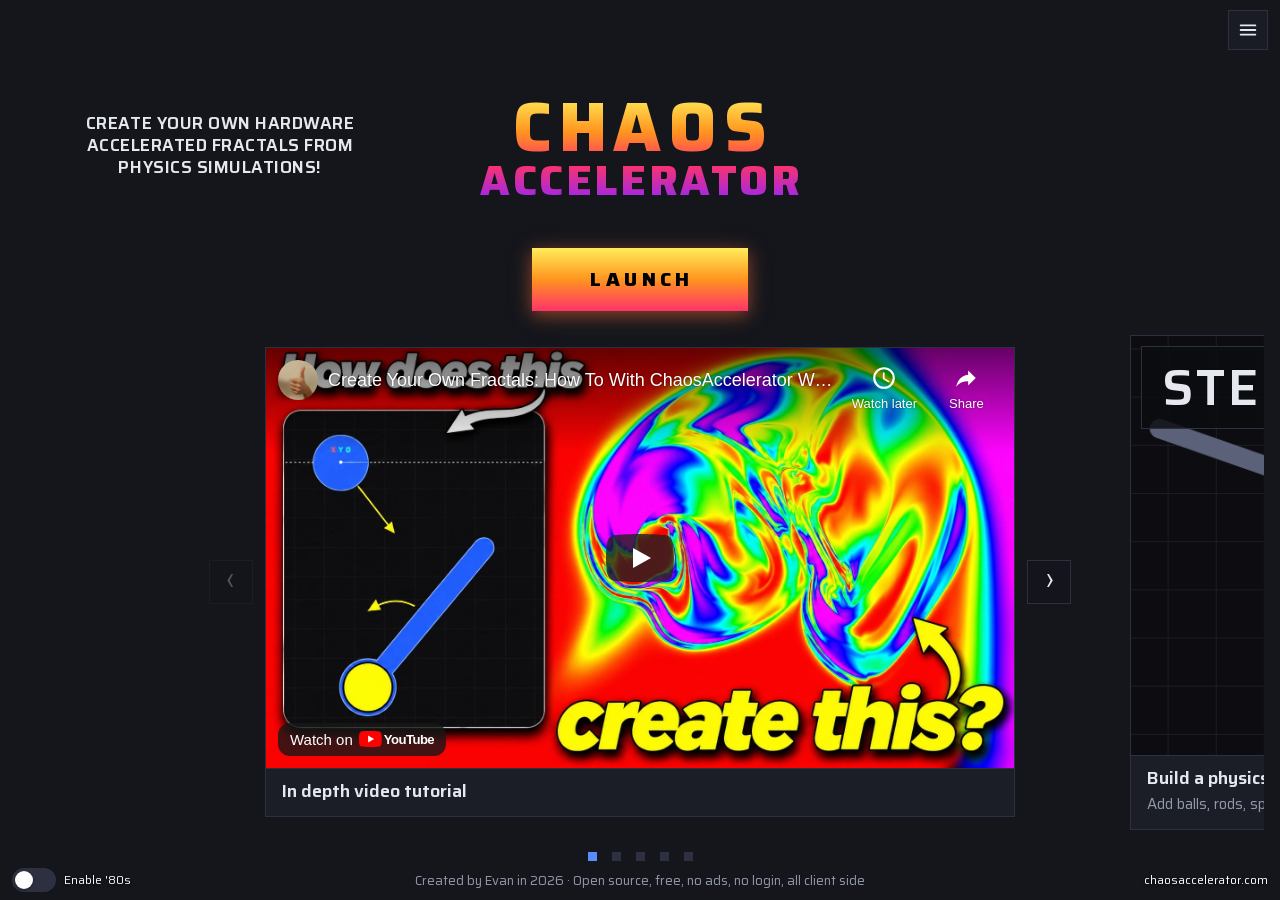
<file: index.html>
<!DOCTYPE html>
<html lang="en">
<head>
<meta charset="UTF-8">
<!-- CPAL-1.0 License. See chaosaccelerator.com/license.html -->
<!-- The landing page in the eighties theme: the tour rides over the WebGL grid and sun of eighties-ride.js. -->
<meta name="viewport" content="width=device-width, initial-scale=1.0, viewport-fit=cover">
<meta name="theme-color" content="#000000">
<title>Chaos Accelerator</title>
<meta name="description" content="Create your own hardware accelerated fractals from physics simulations.">
<script>
  // Old shared links carry the scene in their fragment (share-url.js): hand them to the
  // app with replace(), so Back does not land on a page that forwards again.
  if (/^#(bldr|map)\//.test(location.hash)) {
    try { sessionStorage.setItem("backLinkForwarded", "1"); } catch (e) {}
    location.replace("chaos.html" + location.hash);
  }
  // Before first paint, so a page with the '80s switched off never flashes them.
  try { if (localStorage.getItem("eightiesOff") !== "0") document.documentElement.classList.add("eighties-off"); } catch (e) {}
</script>
<link rel="stylesheet" href="scripts/landing.css?v=m249">
<link rel="stylesheet" href="scripts/eighties.css?v=m249">
<link rel="preload" href="assets/fonts/saira-latin.woff2?v=m249" as="font" type="font/woff2" crossorigin>
</head>
<body class="landing eighties">
<canvas class="ride" id="ride" aria-hidden="true"></canvas>
<main class="screen">

  <script src="scripts/corner-menu.js?v=m249"></script>

  <header class="sky">
    <div class="sun" id="sun">
      <div class="sun-disc"></div>
      <h1 class="sun-title"><a href="chaos.html"><span>Chaos</span> <span>Accelerator</span></a></h1>
    </div>
    <div class="billboard-slot">
      <div class="billboard">
        <div class="billboard-lamps" aria-hidden="true"><i></i><i></i><i></i></div>
        <p class="billboard-board"><a href="chaos.html">Create your own hardware<br>accelerated fractals from<br>physics simulations!</a></p>
        <div class="billboard-posts" aria-hidden="true"></div>
      </div>
    </div>
  </header>

  <div class="launch">
    <a class="fractalize-btn large" href="chaos.html">Launch</a>
  </div>

  <p class="tagline-float"><a href="chaos.html">Create your own hardware<br>accelerated fractals from<br>physics simulations!</a></p>

  <section class="tour" id="tour" aria-roledescription="carousel" aria-label="Tour">
    <div class="tour-track" id="tour-track" tabindex="0">

      <article class="tour-slide is-current" aria-label="Video tutorial">
        <div class="tour-media video">
          <!-- Placeholder until the tutorial is uploaded: swap for a YouTube iframe. -->
          <button class="yt-fake" id="tutorial-video" type="button" aria-label="Play: Create Your Own Fractals: How To With ChaosAccelerator Web Tool">
            <img class="yt-fake-thumb" src="assets/tutorial-thumb.jpg?v=m249" width="1672" height="941" loading="lazy" decoding="async" alt="">
            <span class="yt-fake-top">
              <img class="yt-fake-avatar" src="assets/channel-avatar.jpg?v=m249" width="88" height="88" alt="">
              <span class="yt-fake-title">Create Your Own Fractals: How To With ChaosAccelerator Web Tool</span>
              <span class="yt-fake-action">
                <svg viewBox="0 0 24 24"><path d="M12 2a10 10 0 1 0 0 20 10 10 0 0 0 0-20zm0 18a8 8 0 1 1 0-16 8 8 0 0 1 0 16zm.5-13H11v6l5.25 3.15.75-1.23-4.5-2.67V7z"/></svg>
                <span>Watch later</span>
              </span>
              <span class="yt-fake-action">
                <svg viewBox="0 0 24 24"><path d="M14 9V5l7 7-7 7v-4.1c-5 0-8.5 1.6-11 5.1 1-5 4-10 11-11z"/></svg>
                <span>Share</span>
              </span>
            </span>
            <svg class="yt-fake-play" viewBox="0 0 68 48"><path d="M66.52 7.74c-.78-2.93-2.49-5.41-5.42-6.19C55.79.13 34 0 34 0S12.21.13 6.9 1.55C3.97 2.33 2.27 4.81 1.48 7.74.06 13.05 0 24 0 24s.06 10.95 1.48 16.26c.78 2.93 2.49 5.41 5.42 6.19C12.21 47.87 34 48 34 48s21.79-.13 27.1-1.55c2.93-.78 4.64-3.26 5.42-6.19C67.94 34.95 68 24 68 24s-.06-10.95-1.48-16.26z" fill="#f00"/><path d="M45 24 27 14v20z" fill="#fff"/></svg>
            <span class="yt-fake-watch">
              Watch on
              <svg viewBox="0 0 94 20"><path d="M27.97 3.12A3.58 3.58 0 0 0 25.45.6C23.22 0 14.28 0 14.28 0S5.33 0 3.1.6A3.58 3.58 0 0 0 .6 3.12C0 5.35 0 10 0 10s0 4.65.6 6.88a3.58 3.58 0 0 0 2.5 2.52c2.23.6 11.18.6 11.18.6s8.94 0 11.17-.6a3.58 3.58 0 0 0 2.52-2.52c.6-2.23.6-6.88.6-6.88s0-4.65-.6-6.88z" fill="#f00"/><path d="M11.43 14.29 18.85 10l-7.42-4.29z" fill="#fff"/><text x="31" y="16.2" fill="#fff" font-family="Roboto, Arial, sans-serif" font-size="16.5" font-weight="700" letter-spacing="-0.7">YouTube</text></svg>
            </span>
          </button>
        </div>
        <div class="tour-caption">
          <h2>In depth video tutorial</h2>
        </div>
      </article>

      <article class="tour-slide" aria-label="Step 1">
        <a class="tour-link" href="chaos.html">
        <div class="tour-media">
          <img src="assets/builder.png?v=m249" width="1556" height="874" loading="lazy" decoding="async" alt="The scene builder">
          <span class="tour-step">Step 1:</span>
        </div>
        <div class="tour-caption">
          <h2>Build a physics simulation scene</h2>
          <p>Add balls, rods, springs, hinges, and much more to create a scene.</p>
        </div>
        </a>
      </article>

      <article class="tour-slide" aria-label="Step 2">
        <a class="tour-link" href="chaos.html">
        <div class="tour-media">
          <img src="assets/map.jpg?v=m249" width="1556" height="874" loading="lazy" decoding="async" alt="The map made from the scene. Each pixel is one run of the scene from a slightly different start.">
          <span class="tour-step">Step 2:</span>
        </div>
        <div class="tour-caption">
          <h2>Explore the resulting fractal your scene creates!</h2>
        </div>
        </a>
      </article>

      <article class="tour-slide" aria-label="Gallery">
        <!-- Filled from gallery/gallery.json by the script at the foot of the page. -->
        <div class="tour-media gallery-strip" id="gallery-strip"></div>
        <div class="tour-caption">
          <h2>Gallery</h2>
          <p><a href="gallery/gallery.html">Browse the gallery, or submit your own pattern &rarr;</a></p>
        </div>
      </article>

      <article class="tour-slide" aria-label="Other projects by me">
        <div class="tour-media video">
          <iframe src="https://www.youtube-nocookie.com/embed/_dtBUiaAqRE" title="Mechanical Laser Show" loading="lazy" allow="accelerometer; clipboard-write; encrypted-media; gyroscope; picture-in-picture; web-share" referrerpolicy="strict-origin-when-cross-origin" allowfullscreen></iframe>
        </div>
        <div class="tour-caption">
          <h2><a href="other.html">Other Projects By Me &rarr;</a></h2>
        </div>
      </article>

    </div>
    <button class="carousel-arrow prev" id="tour-prev" type="button" aria-label="Previous">&#8249;</button>
    <button class="carousel-arrow next" id="tour-next" type="button" aria-label="Next">&#8250;</button>
  </section>

  <footer class="foot">
    <div class="carousel-dots" id="tour-dots"></div>
    <p class="credits"><span>Created by Evan in 2026</span><span class="credits-sep"> &middot; </span><span><a href="https://github.com/EvanStanford/chaosaccelerator">Open source</a>, free, no ads, no login, all client side</span></p>
  </footer>

</main>
<dialog class="mail-dialog notice-dialog" id="tutorial-notice">
  <form method="dialog">
    <p class="notice-dialog-icon" aria-hidden="true">!</p>
    <h2>Tutorial video not ready yet.</h2>
    <p>This is just a placeholder.</p>
    <button class="mail-copy" type="submit" autofocus>OK</button>
  </form>
</dialog>
<a class="watermark" href="chaos.html">chaosaccelerator.com</a>
<label class="eighties-toggle" id="eighties-toggle">
  <span class="toggle-switch"><input type="checkbox"><span class="toggle-slider"></span></span>
  <span class="eighties-toggle-label">Enable '80s</span>
</label>
<script src="scripts/eighties-ride.js?v=m249"></script>
<script src="scripts/eighties-theme.js?v=m249"></script>
<script>
  // ---- The tour ----
  var tour = (function () {
    var SWERVE_MS = 950;
    var track = document.getElementById("tour-track");
    var dots = document.getElementById("tour-dots");
    var prev = document.getElementById("tour-prev");
    var next = document.getElementById("tour-next");
    var slides = Array.prototype.slice.call(track.querySelectorAll(".tour-slide"));
    var reduced = window.matchMedia && window.matchMedia("(prefers-reduced-motion: reduce)").matches;
    var swerve = null, running = false;

    function current() {
      var mid = track.scrollLeft + track.clientWidth / 2;
      var best = 0, bestDist = Infinity;
      slides.forEach(function (s, i) {
        var d = Math.abs(s.offsetLeft + s.offsetWidth / 2 - mid);
        if (d < bestDist) { bestDist = d; best = i; }
      });
      return best;
    }
    function leftOf(i) {
      var s = slides[i];
      return s.offsetLeft - (track.clientWidth - s.offsetWidth) / 2;
    }
    function stride() { return slides.length > 1 ? slides[1].offsetLeft - slides[0].offsetLeft : 0; }

    // Quintic from x0 moving at v0 px/ms with acceleration a0 to rest at x1: a click during a
    // swerve bends it without a jolt.
    function ease(x0, v0, a0, x1, t0, ms) {
      var V = v0 * ms, A = a0 * ms * ms;
      var D = x1 - x0 - V - A / 2, E = -V - A;
      var c3 = 10 * D - 4 * E - A / 2, c4 = -15 * D + 7 * E + A, c5 = 6 * D - 3 * E - A / 2;
      return function (t) {
        var s = Math.max(0, Math.min(1, (t - t0) / ms));
        return {
          x: x0 + s * (V + s * (A / 2 + s * (c3 + s * (c4 + s * c5)))),
          v: (V + s * (A + s * (3 * c3 + s * (4 * c4 + s * 5 * c5)))) / ms,
          a: (A + s * (6 * c3 + s * (12 * c4 + s * 20 * c5))) / (ms * ms),
          done: s === 1,
        };
      };
    }
    function stop() {
      swerve = null;
      track.classList.remove("swerving");
    }
    function run(now) {
      if (!swerve) { running = false; return; }
      var k = swerve.at(now);
      track.scrollLeft = k.x;
      if (k.done) { stop(); running = false; }
      else requestAnimationFrame(run);
    }
    function goTo(i) {
      i = Math.max(0, Math.min(slides.length - 1, i));
      var x1 = leftOf(i);
      if (reduced) { track.scrollLeft = x1; return; }
      var t0 = performance.now(), x0 = track.scrollLeft, v0 = 0, a0 = 0;
      if (swerve) { var k = swerve.at(t0); x0 = k.x; v0 = k.v; a0 = k.a; }
      var span = Math.max(1, Math.abs(x1 - x0) / (stride() || 1));
      swerve = { to: i, at: ease(x0, v0, a0, x1, t0, SWERVE_MS * Math.pow(span, 0.35)) };
      track.classList.add("swerving");
      if (!running) { running = true; requestAnimationFrame(run); }
    }
    function aim() { return swerve ? swerve.to : current(); }
    function update() {
      var i = current();
      prev.disabled = i <= 0;
      next.disabled = i >= slides.length - 1;
      Array.prototype.forEach.call(dots.children, function (dot, j) {
        if (j === i) dot.setAttribute("aria-current", "true");
        else dot.removeAttribute("aria-current");
      });
      slides.forEach(function (s, j) { s.classList.toggle("is-current", j === i); });
    }

    slides.forEach(function (s, i) {
      s.addEventListener("click", function (e) {
        if (i !== current()) { e.preventDefault(); goTo(i); }
      });
    });
    slides.forEach(function (s, i) {
      var dot = document.createElement("button");
      dot.type = "button";
      dot.setAttribute("aria-label", (s.getAttribute("aria-label") || "Slide " + (i + 1)) + ", " + (i + 1) + " of " + slides.length);
      dot.addEventListener("click", function () { goTo(i); });
      dots.appendChild(dot);
    });
    prev.addEventListener("click", function () { goTo(aim() - 1); });
    next.addEventListener("click", function () { goTo(aim() + 1); });
    window.addEventListener("keydown", function (e) {
      if (e.key === "ArrowLeft") { e.preventDefault(); goTo(aim() - 1); }
      if (e.key === "ArrowRight") { e.preventDefault(); goTo(aim() + 1); }
    });
    // A finger or a sideways trackpad swipe takes over from a swerve in flight.
    track.addEventListener("touchstart", stop, { passive: true });
    var wheelHoldUntil = 0;
    window.addEventListener("wheel", function (e) {
      if (Math.abs(e.deltaY) <= Math.abs(e.deltaX)) { if (e.deltaX) stop(); return; }
      e.preventDefault();
      var now = Date.now();
      if (now < wheelHoldUntil || Math.abs(e.deltaY) < 10) return;
      wheelHoldUntil = now + 700;
      goTo(aim() + (e.deltaY > 0 ? 1 : -1));
    }, { passive: false });
    var scrollFrame = null;
    track.addEventListener("scroll", function () {
      if (scrollFrame) return;
      scrollFrame = requestAnimationFrame(function () { scrollFrame = null; update(); });
    });
    update();

    return {
      // Where the tour stands, in slides, at frame time now.
      lane: function (now) {
        var s = stride();
        return s ? (swerve ? swerve.at(now).x : track.scrollLeft) / s : 0;
      },
    };
  })();

  // ---- The menu's X, the '80s switches and the background ----
  EightiesTheme.start({
    canvas: document.getElementById("ride"),
    sun: document.getElementById("sun"),
    lane: tour.lane,
    drift: document.querySelector(".billboard"),
  }, true);

  // ---- The tutorial placeholder ----
  (function () {
    var notice = document.getElementById("tutorial-notice");
    document.getElementById("tutorial-video").addEventListener("click", function () { notice.showModal(); });
    // A click on the backdrop lands on the dialog itself.
    notice.addEventListener("click", function (e) { if (e.target === notice) notice.close(); });
  })();

  // ---- The gallery slide ----
  (function () {
    var strip = document.getElementById("gallery-strip");
    var list = new URL("gallery/gallery.json", location.href);
    fetch(list)
      .then(function (res) { if (!res.ok) throw new Error("HTTP " + res.status); return res.json(); })
      .then(function (entries) {
        entries.forEach(function (entry, i) {
          var card = document.createElement("a");
          card.className = "gallery-card";
          card.href = "gallery/gallery.html#" + (i + 1);
          var frame = document.createElement("div");
          frame.className = "gallery-card-frame";
          var img = document.createElement("img");
          img.src = new URL(entry.map, list).href;
          img.alt = entry.name + " by " + entry.creator;
          img.loading = "lazy";
          frame.appendChild(img);
          if (entry.scene) {
            var scene = document.createElement("img");
            scene.className = "gallery-card-scene";
            scene.src = new URL(entry.scene, list).href;
            scene.alt = entry.name + ": the scene";
            scene.loading = "lazy";
            frame.appendChild(scene);
          }
          var name = document.createElement("span");
          name.textContent = entry.name;
          card.appendChild(frame);
          card.appendChild(name);
          strip.appendChild(card);
        });
      })
      .catch(function () { /* the link under the strip still leads there */ });
  })();
</script>
</body>
</html>
</file>
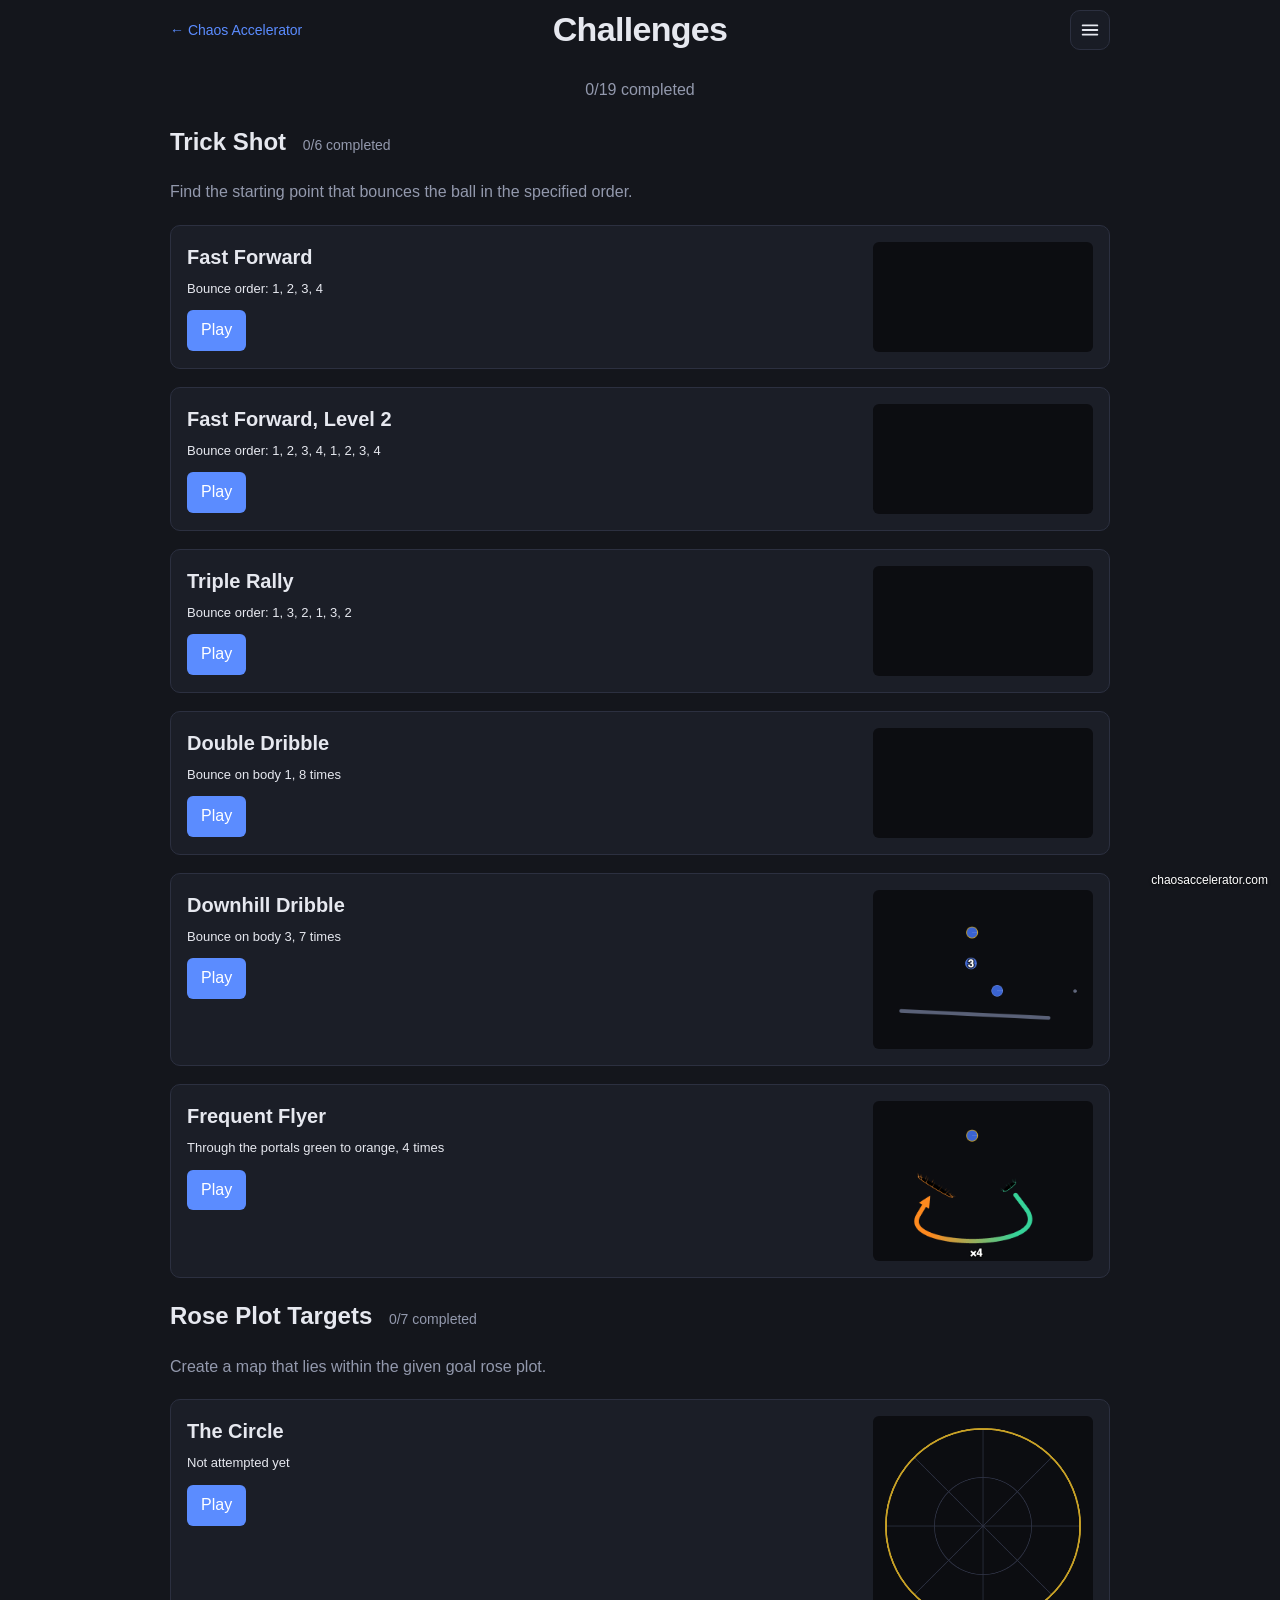
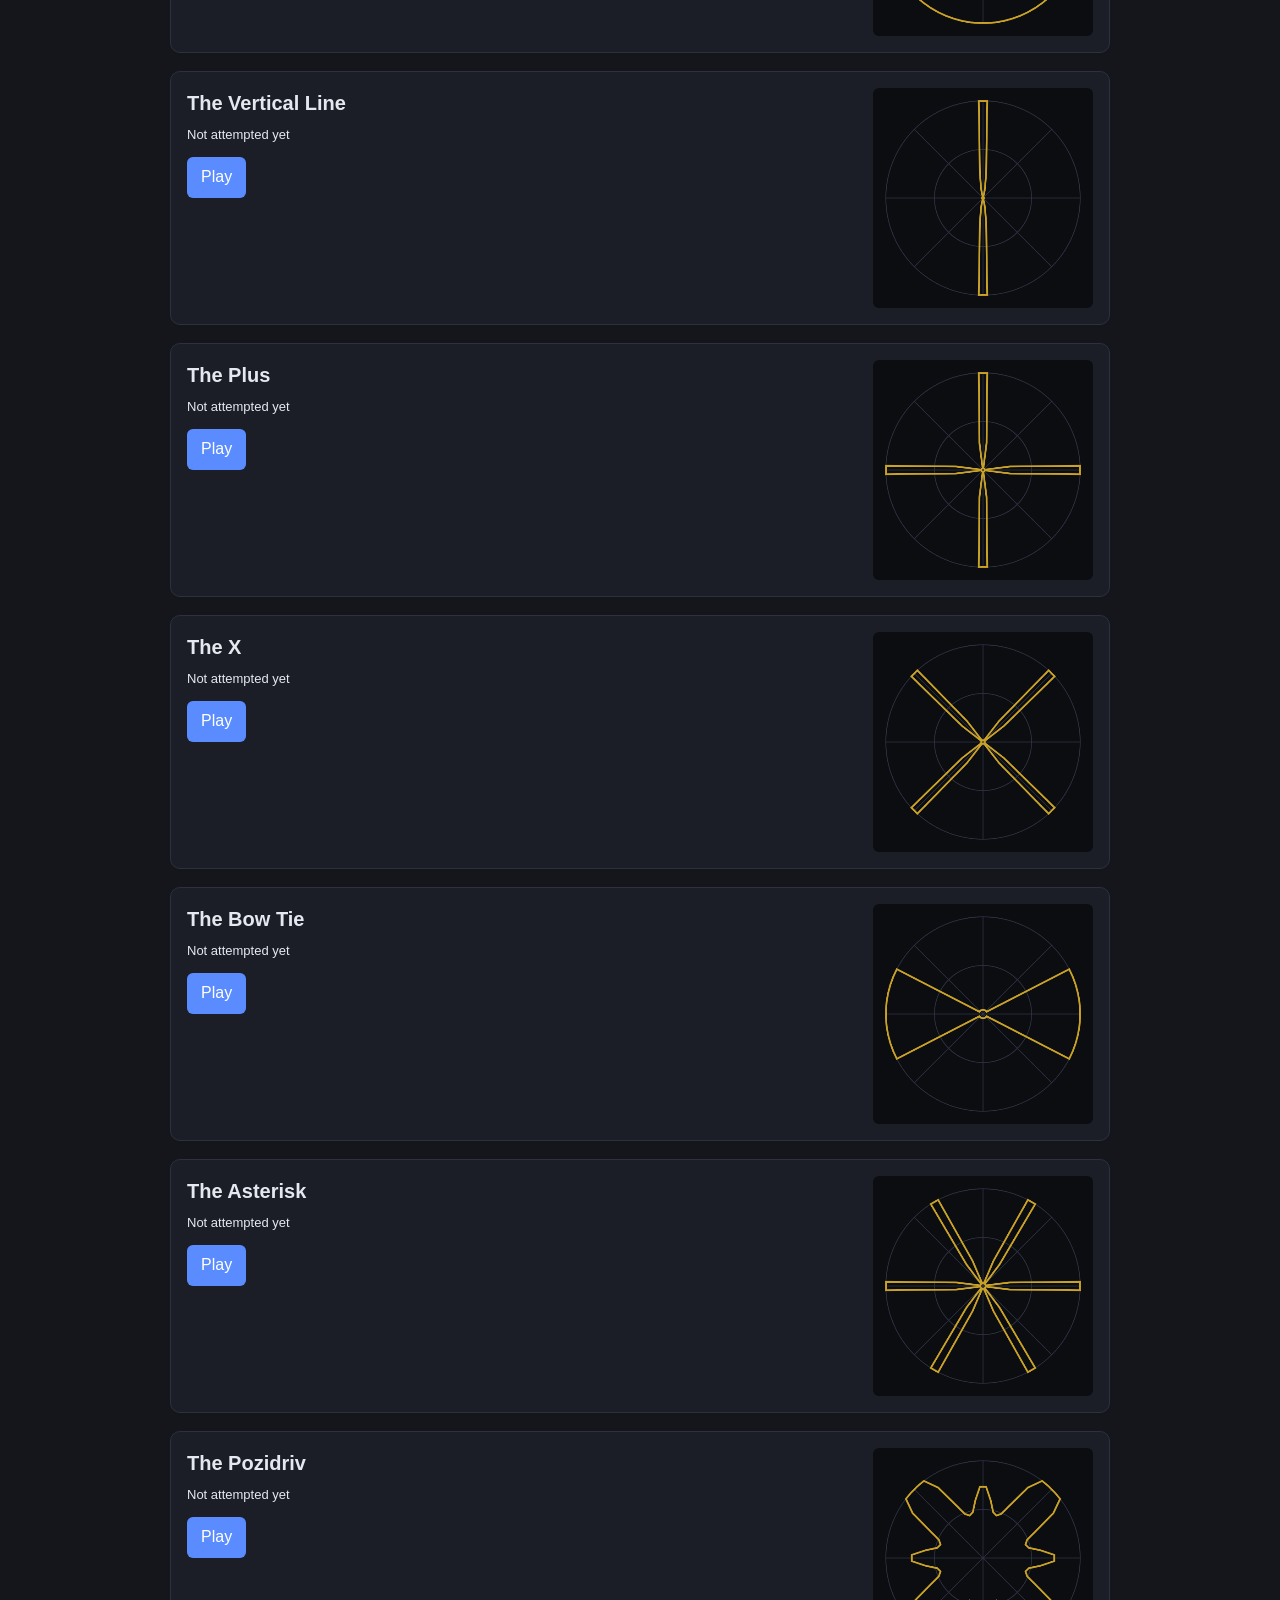
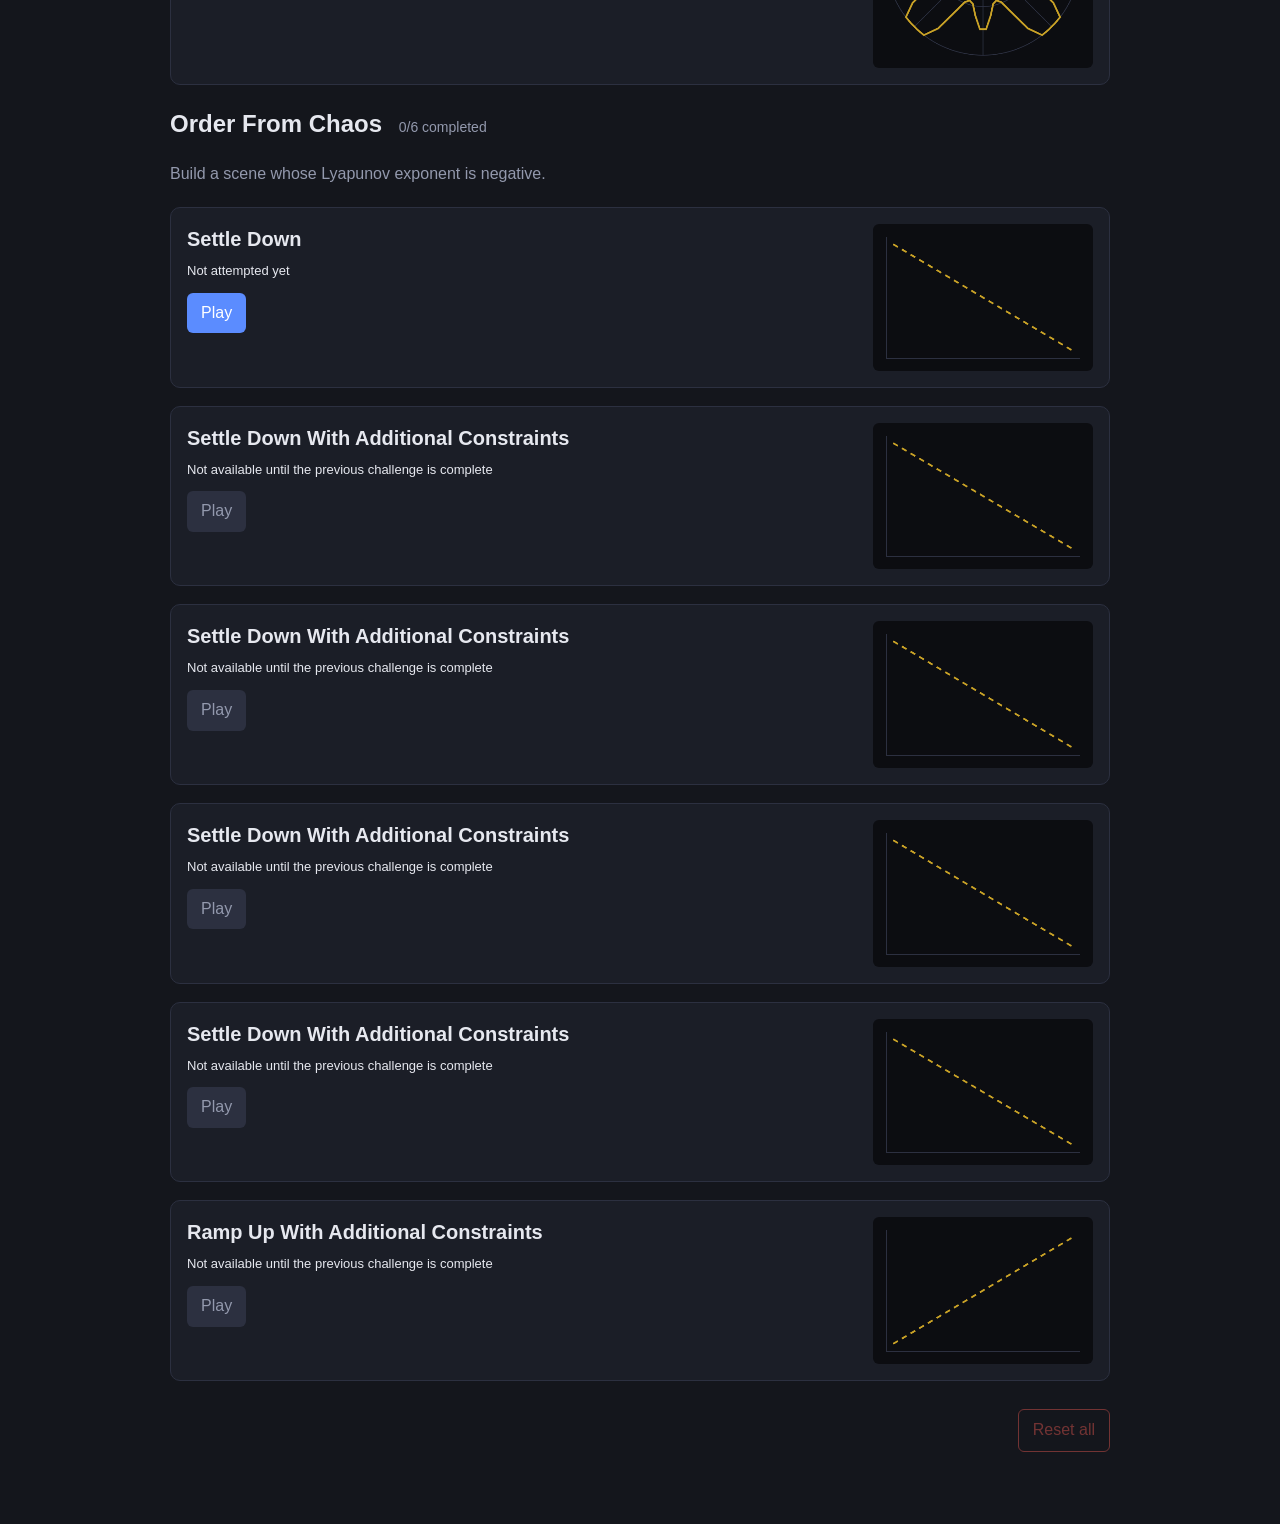
<file: challenges/index.html>
<!DOCTYPE html>
<html lang="en">
<head>
<meta charset="UTF-8">
<!-- CPAL-1.0 License. See chaosaccelerator.com/license.html -->
<meta name="viewport" content="width=device-width, initial-scale=1.0, viewport-fit=cover">
<meta name="theme-color" content="#14161c">
<title>Chaos Accelerator</title>
<link rel="stylesheet" href="../scripts/landing.css?v=m249">
<link rel="stylesheet" href="challenges.css?v=m249">
<link rel="stylesheet" href="../scripts/color-blind.css?v=m249">
<script src="../scripts/color-blind.js?v=m249"></script>
</head>
<body>

<!-- The challenge list, then one challenge at a time: the app itself in a frame (chaos.html, with ?goal=
     so it plays the goal), and this page's own bar, target panel and win screen over it. -->

<main class="page" id="list-page">
  <header class="page-head">
    <a class="back-link" href="../index.html" data-back>&larr; Chaos Accelerator</a>
    <h1>Challenges</h1>
    <script src="../scripts/corner-menu.js?v=m249"></script>
  </header>
  <p id="progress-total" class="progress-total"></p>

  <section class="challenge-intro">
    <h2>Trick Shot <span id="progress-trick" class="section-progress"></span></h2>
    <p>Find the starting point that bounces the ball in the specified order.</p>
  </section>

  <section id="challenge-list" class="challenge-list" aria-live="polite">
    <p class="readout">Loading challenges&hellip;</p>
  </section>

  <section class="challenge-intro">
    <h2>Rose Plot Targets <span id="progress-rose" class="section-progress"></span></h2>
    <p>Create a map that lies within the given goal rose plot.</p>
  </section>

  <section id="rose-list" class="challenge-list" aria-live="polite"></section>

  <section class="challenge-intro">
    <h2>Order From Chaos <span id="progress-lyap" class="section-progress"></span></h2>
    <p>Build a scene whose Lyapunov exponent is negative.</p>
  </section>

  <section id="lyap-list" class="challenge-list" aria-live="polite"></section>

  <p class="reset-all"><button id="btn-reset-all" class="danger" type="button">Reset all</button></p>
</main>

<section id="play-page" class="play-page" hidden>
  <header class="play-bar">
    <button id="btn-back" class="bar-btn" type="button">&larr; All challenges</button>
    <span id="play-title" class="play-title"></span>
    <span id="score" class="score" hidden></span>
    <button id="btn-best" class="bar-btn" type="button" hidden aria-pressed="false">Show best</button>
    <button id="btn-target" class="bar-btn" type="button" aria-pressed="true">Hide target</button>
  </header>

  <div class="play-stage">
    <iframe id="engine" title="The map"></iframe>

    <aside id="target-panel" class="target-panel">
      <video id="target-video" muted loop autoplay playsinline></video>
      <img id="target-image" class="target-image" alt="The scene at the start" hidden>
      <canvas id="target-rose" class="target-rose" width="480" height="480" hidden></canvas>
      <canvas id="target-plot" class="target-plot" width="480" height="320" hidden></canvas>
      <p id="target-order" class="target-order"></p>
      <p id="target-help" class="target-help"></p>
    </aside>

    <aside id="best-panel" class="target-panel best-panel" hidden>
      <button id="best-close" class="panel-close" type="button" aria-label="Hide best">&times;</button>
      <canvas id="best-rose" class="target-rose" width="480" height="480"></canvas>
      <canvas id="best-plot" class="target-plot" width="480" height="320" hidden></canvas>
      <p id="best-text" class="target-order"></p>
      <p class="best-actions">
        <button id="best-load" class="bar-btn" type="button">Load best</button>
        <a id="best-link" target="_blank" rel="noopener">Open in a new tab</a>
      </p>
    </aside>

    <div id="toast" class="toast" hidden></div>

    <div id="win-panel" class="win-panel" hidden>
      <div class="win-card">
        <h2>GOAL!</h2>
        <p id="win-text">You found it.</p>
        <p class="win-actions">
          <a id="win-link" class="bar-btn" target="_blank" rel="noopener">Open this view in a new tab</a>
          <button id="win-close" class="bar-btn" type="button">Keep going</button>
          <button id="win-next" class="bar-btn" type="button">Next challenge</button>
          <button id="win-list" class="bar-btn" type="button">All challenges</button>
        </p>
      </div>
    </div>
  </div>
</section>

<dialog id="confirm-dialog" class="confirm-dialog" aria-labelledby="confirm-title">
  <div class="confirm-card">
    <h2 id="confirm-title"></h2>
    <p id="confirm-text"></p>
    <p class="confirm-actions">
      <button id="confirm-cancel" class="bar-btn" type="button">Cancel</button>
      <button id="confirm-ok" class="danger" type="button"></button>
    </p>
  </div>
</dialog>

<div class="watermark">chaosaccelerator.com</div>
<script src="../scripts/back-link.js?v=m249"></script>
<script src="../scripts/share-url.js?v=m249"></script>
<script src="challenges.js?v=m249"></script>
</body>
</html>
</file>
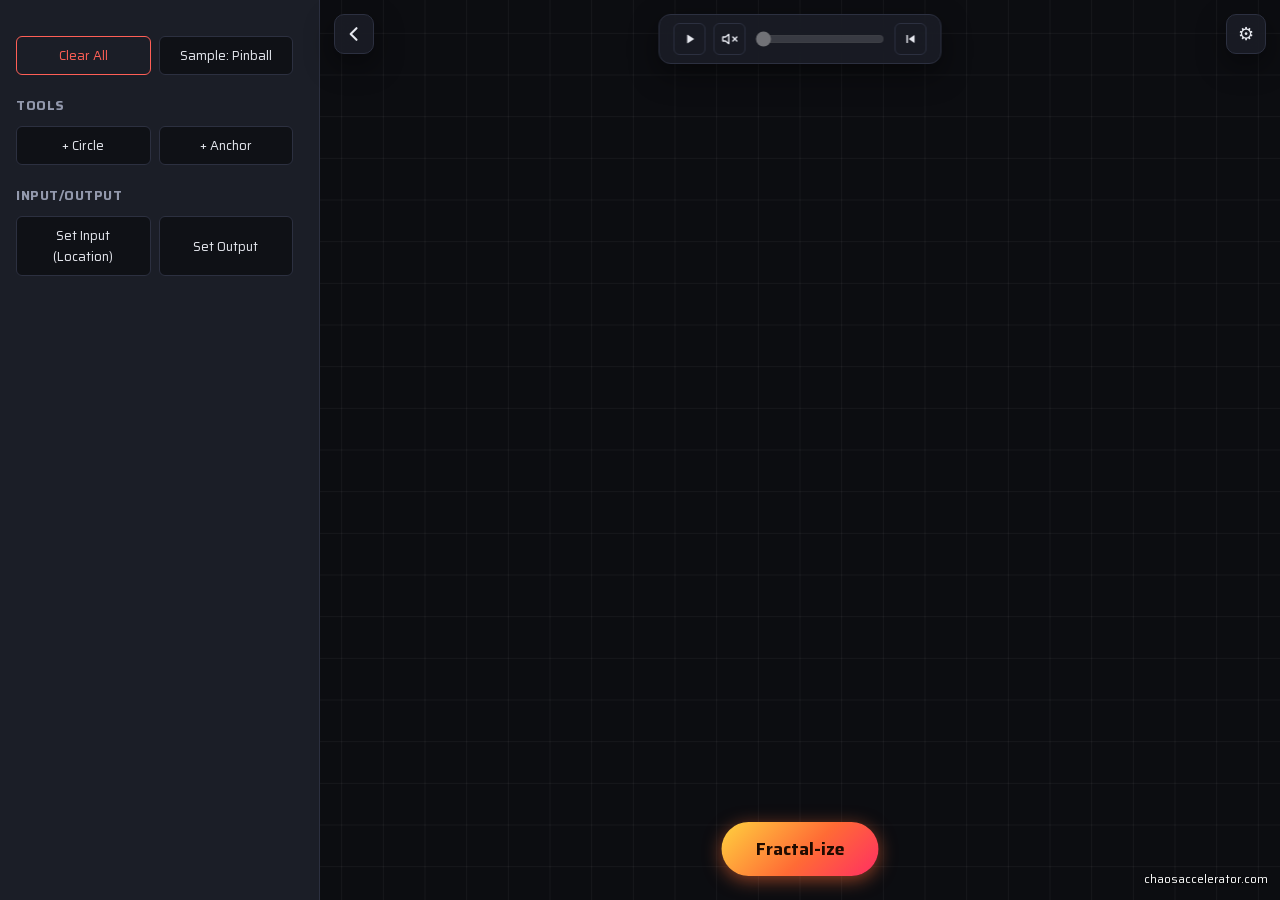
<file: chaos.html>
<!DOCTYPE html>
<html lang="en">
<head>
<meta charset="UTF-8">
<!-- CPAL-1.0 License. See chaosaccelerator.com/license.html -->
<!-- viewport-fit=cover: no letterbox on a notched phone; controls pad clear of the notch with env(safe-area-inset-*) (mobile.css). -->
<meta name="viewport" content="width=device-width, initial-scale=1.0, viewport-fit=cover">
<meta name="theme-color" content="#14161c">
<title>Chaos Accelerator</title>
<!-- Both views share this document so transition.js can show them at once. -->
<link rel="stylesheet" href="scripts/physics.css?v=m249">
<link rel="stylesheet" href="scripts/fractal-grid.css?v=m249">
<link rel="stylesheet" href="scripts/app-shell.css?v=m249">
<link rel="stylesheet" href="scripts/fractal-stats.css?v=m249">
<link rel="stylesheet" href="scripts/responsive-layout.css?v=m249">
<!-- mobile.css after the app sheets: it must win their cascade without !important. -->
<link rel="stylesheet" href="scripts/mobile.css?v=m249">
<link rel="stylesheet" href="scripts/eighties-app.css?v=m249">
<link rel="stylesheet" href="scripts/color-blind.css?v=m249">
<link rel="preload" href="assets/fonts/saira-latin.woff2?v=m249" as="font" type="font/woff2" crossorigin>
<!-- In <head> on purpose: both views measure their canvas area as they start. -->
<script src="scripts/layout-mode.js?v=m249"></script>
<script src="scripts/app-mode.js?v=m249"></script>
<script src="scripts/color-blind.js?v=m249"></script>
<!-- A #map/ link should open on the map: hide the editor (still laid out) until transition.js picks the view. -->
<script>
  if (/^#map\//.test(location.hash)) document.documentElement.classList.add("opening-map");
  // The site-wide '80s switch (eighties-theme.js on the other pages).
  try { if (localStorage.getItem("eightiesOff") !== "0") document.documentElement.classList.add("eighties-off"); } catch (e) {}
</script>
</head>
<body class="page-grid">
<div id="app">

  <section id="editor-view" class="view">

      <!-- Small-window layout only: physics-ui.js moves the Play transport, home and settings buttons in here. -->
      <div id="editor-topbar"></div>

      <div id="main">

        <aside id="panel">
          <!-- #status shows errors only (display:none unless .status-error). -->
          <div class="panel-head">
            <div id="status" class="status-ok">Editing</div>
          </div>

          <section class="panel-section" id="samples-section">
            <h2>Samples</h2>
            <div class="tool-grid">
              <button class="tool-btn" id="btn-sample-double-pendulum">Double Pendulum</button>
              <button class="tool-btn" id="btn-sample-pinball"><span class="simple-mode-only">Sample: </span>Pinball</button>
              <button class="tool-btn" id="btn-sample-binary-star">Binary Star</button>
            </div>
            <div class="editor-actions">
              <button id="btn-clear-all" class="danger">Clear All</button>
            </div>
          </section>

          <section class="panel-section">
            <h2>Tools</h2>
            <div class="tool-grid">
              <button class="tool-btn" data-tool="circle">+ Circle</button>
              <button class="tool-btn" data-tool="line">+ Line</button>
              <button class="tool-btn" data-tool="portal">+ Portals</button>
              <button class="tool-btn" data-tool="anchor">+ Anchor</button>
              <button class="tool-btn" data-tool="hinge">+ Hinge</button>
              <button class="tool-btn" data-tool="spring">+ Spring</button>
              <button class="tool-btn" data-tool="velocity">Set Velocity</button>
            </div>
          </section>

          <!-- Only while a spring is selected (refreshSpringPanel). The stiffness slider is a LOG-scale position; min/max are just its resolution. -->
          <section class="panel-section" id="spring-section" hidden>
            <h2>Spring</h2>
            <label class="field">
              <span>Stiffness: <b id="spring-stiffness-readout"></b></span>
              <input type="range" id="spring-stiffness-slider" min="0" max="1000" step="1" value="500">
            </label>
            <p class="readout" id="spring-stiffness-note"></p>
            <label class="field">
              <span>Rest Length: <b id="spring-rest-readout"></b></span>
              <input type="range" id="spring-rest-slider" min="0" max="1000" step="1" value="100">
            </label>
            <div class="editor-actions">
              <button id="btn-delete-spring" class="danger">Delete Spring</button>
            </div>
          </section>

          <section class="panel-section">
            <h2>Input/Output</h2>
            <div class="tool-grid">
              <button class="tool-btn" data-tool="input">Set Input (Location)</button>
              <button class="tool-btn" data-tool="input-velocity">Set Input (Velocity)</button>
              <button class="tool-btn" data-tool="output">Set Output</button>
              <!-- Only while the Output is Closest Basin. -->
              <button class="tool-btn" data-tool="basin" hidden>+ Basin</button>
            </div>
            <details class="collapsible">
              <summary>Advanced</summary>
              <div class="collapsible-body">
                <label class="field">
                  <span>X Input</span>
                  <div class="dual-select">
                    <select id="x-input-body"></select>
                    <select id="x-input-property"></select>
                  </div>
                </label>
                <label class="field">
                  <span>Y Input</span>
                  <div class="dual-select">
                    <select id="y-input-body"></select>
                    <select id="y-input-property"></select>
                  </div>
                </label>
                <label class="field">
                  <span>Output</span>
                  <div class="dual-select">
                    <select id="output-body"></select>
                    <select id="output-property"></select>
                  </div>
                  <div class="dual-select">
                    <select id="output-body-b"></select>
                  </div>
                </label>
              </div>
            </details>
          </section>

          <section class="panel-section" id="simulation-section">
            <h2>Simulation</h2>
            <label class="toggle-field" title="Objects are attracted to each other with mutual gravity.">
              <span>Planet Mode</span>
              <span class="toggle-switch">
                <input type="checkbox" id="mutual-gravity-checkbox">
                <span class="toggle-slider"></span>
              </span>
            </label>
            <details class="collapsible">
              <summary>Advanced</summary>
              <div class="collapsible-body">
                <label class="toggle-field">
                  <span>Collisions</span>
                  <span class="toggle-switch">
                    <input type="checkbox" id="collisions-checkbox" checked>
                    <span class="toggle-slider"></span>
                  </span>
                </label>
                <label class="field">
                  <span>Simulation Duration: <input type="number" class="steps-number" id="simulation-steps-readout" min="1" max="5000" step="1" value="400" inputmode="numeric" aria-label="Simulation duration in steps"></span>
                  <input type="range" id="simulation-steps-slider" min="1" max="50" value="4">
                </label>
                <label class="field">
                  <span>Edge Handling</span>
                  <select id="edge-mode-select">
                    <option value="sticky">Sticky Edges</option>
                    <option value="wrap">Pac-Man Warp</option>
                    <option value="infinite">Infinite Space</option>
                  </select>
                </label>
                <label class="field" id="friction-field">
                  <span>Friction (% per second): <input type="number" class="steps-number" id="friction-readout" min="0" max="99" step="0.01" value="0" inputmode="decimal" aria-label="Friction in percent of speed lost per second"></span>
                  <input type="range" id="friction-slider" min="0" max="100" step="1" value="0" aria-label="Friction">
                </label>
              </div>
            </details>
          </section>
        </aside>

        <main id="canvas-area">
          <canvas id="physics-canvas"></canvas>
          <a id="btn-home" class="floating-home-btn" href="index.html" data-back aria-label="Back to the home page">
            <svg viewBox="0 0 24 24" width="20" height="20" fill="none" stroke="currentColor" stroke-width="2.5" stroke-linecap="round" stroke-linejoin="round" aria-hidden="true"><polyline points="15 5 8 12 15 19"></polyline></svg>
          </a>
          <!-- Positioned against #canvas-area, not #panel, so it stays centered over the scene in every layout. -->
          <div id="playback-toolbar" class="playback-toolbar">
            <div class="playback-controls">
              <button id="btn-play-pause" class="icon-button" type="button" aria-label="Play"><svg viewBox="0 0 24 24" width="14" height="14" fill="currentColor" aria-hidden="true"><path d="M8 5.14v13.72a.6.6 0 0 0 .92.5l10.55-6.86a.6.6 0 0 0 0-1L8.92 4.64a.6.6 0 0 0-.92.5z"></path></svg></button>
              <button id="btn-mute" class="icon-button" type="button" aria-label="Mute">
                <svg viewBox="0 0 24 24" width="16" height="16" fill="none" stroke="currentColor" stroke-width="2" stroke-linecap="round" stroke-linejoin="round" aria-hidden="true"><path d="M11 5 6 9H2v6h4l5 4V5z"></path><path class="vol-arc-1" d="M15.54 8.46a5 5 0 0 1 0 7.07"></path><path class="vol-arc-2" d="M19.07 4.93a10 10 0 0 1 0 14.14"></path><g class="vol-mute-x"><line x1="23" y1="9" x2="17" y2="15"></line><line x1="17" y1="9" x2="23" y2="15"></line></g></svg>
              </button>
              <input type="range" id="playback-progress-slider" min="1" max="1000" step="1" value="1" disabled aria-label="Playback progress">
              <button id="btn-speed" class="icon-button speed-btn" type="button" aria-label="Playback speed" aria-haspopup="true" aria-expanded="false">1.0x</button>
              <button id="btn-reset" class="icon-button" type="button" aria-label="Reset"><svg viewBox="0 0 24 24" width="14" height="14" fill="currentColor" aria-hidden="true"><rect x="5" y="5" width="2.5" height="14" rx="1"></rect><path d="M19 6.1v11.8a.6.6 0 0 1-.94.5L9.6 12.5a.6.6 0 0 1 0-1l8.46-5.9a.6.6 0 0 1 .94.5z"></path></svg></button>
            </div>
            <p class="readout" id="step-readout"></p>
          </div>
          <div id="fractalize-wrap">
            <div id="editor-toast" class="app-toast" role="alert"></div>
            <p class="readout" id="send-to-grid-error"></p>
            <button id="btn-send-to-grid" class="fractalize-btn">Fractal-ize</button>
          </div>
          <!-- Builder side of Nerd Stats, shown while its setting is on (physics.css). -->
          <pre id="editor-perf-readout"></pre>
        </main>

      </div>

      <!-- Fixed-position outside #panel so no scrollable ancestor clips it; placed by positionSpeedPopup (physics-ui.js). -->
      <div id="speed-popup" class="speed-popup" hidden>
        <!-- min/max/value are log2(speed): -1..4 is 0.5x..16x, step 1 keeps it to powers of two. -->
        <div class="speed-slider-track">
          <input type="range" id="speed-slider" min="-1" max="4" step="1" value="0" aria-label="Playback speed" aria-orientation="vertical">
        </div>
        <div class="speed-value" id="speed-value">1.0x</div>
      </div>

      <button id="btn-settings" class="floating-settings-btn" aria-label="Settings">&#9881;</button>
      <aside id="settings-panel" class="settings-panel">
        <div class="settings-panel-header">
          <h2>Settings</h2>
          <button id="btn-settings-close" class="icon-button" aria-label="Close">&times;</button>
        </div>
        <!-- Empty on purpose: the ONE #shared-settings-body is moved here while the builder is on screen (fractal-grid.js). -->
        <div class="settings-panel-body" id="editor-settings-mount"></div>
      </aside>
  </section>

  <section id="grid-view" class="view" hidden>

      <div id="grid-main">

        <!-- The menu column: buttons that become cards; an open card pushes the ones below it down. pointer-events
             is off on the column itself (fractal-grid.css) so its width does not swallow drags aimed at the fractal. -->
        <div id="grid-menu-column">
          <!-- Scrolls; the resize handle beside it must not, hence two elements. -->
          <div id="grid-menu-stack">

            <a id="back-link" class="menu-back" href="#bldr/" aria-label="Back to scene editor">
              <svg class="menu-back-chevron" viewBox="0 0 24 24" width="22" height="22" fill="none" stroke="currentColor" stroke-width="2.5" stroke-linecap="round" stroke-linejoin="round" aria-hidden="true"><polyline points="15 5 8 12 15 19"></polyline></svg>
              <span class="menu-back-label">&larr; Back to scene editor</span>
            </a>
            <div id="grid-status" class="status-ok">Loading&hellip;</div>

            <section class="menu-item" id="menu-inspect">
              <button class="menu-toggle" id="grid-btn-inspect" data-tab-label="Inspect" type="button" aria-label="Inspect" aria-expanded="false">
                <svg viewBox="0 0 24 24" width="18" height="18" fill="none" stroke="currentColor" stroke-width="2" stroke-linecap="round" stroke-linejoin="round" aria-hidden="true"><circle cx="11" cy="11" r="7"></circle><line x1="16.2" y1="16.2" x2="21" y2="21"></line></svg>
              </button>
              <div class="menu-card" id="grid-inspect-panel" hidden>
                <div class="menu-card-header">
                  <span class="menu-card-icon" aria-hidden="true">
                    <svg viewBox="0 0 24 24" width="15" height="15" fill="none" stroke="currentColor" stroke-width="2" stroke-linecap="round" stroke-linejoin="round"><circle cx="11" cy="11" r="7"></circle><line x1="16.2" y1="16.2" x2="21" y2="21"></line></svg>
                  </span>
                  <h2>Inspect</h2>
                  <button id="grid-btn-inspect-close" class="icon-button menu-collapse" type="button" aria-label="Collapse Inspect">&#9660;</button>
                </div>
                <div class="menu-card-body">
              <section class="panel-section">
                <div id="hover-preview">
                  <canvas id="hover-canvas" width="280" height="200"></canvas>
                  <div id="hover-empty-state">Hover over the map to inspect a point.</div>
                </div>
                <div class="playback-controls" id="hover-playback-controls">
                  <button id="hover-play-pause" class="icon-button" type="button" aria-label="Play" disabled><svg viewBox="0 0 24 24" width="14" height="14" fill="currentColor" aria-hidden="true"><path d="M8 5.14v13.72a.6.6 0 0 0 .92.5l10.55-6.86a.6.6 0 0 0 0-1L8.92 4.64a.6.6 0 0 0-.92.5z"></path></svg></button>
                  <button id="hover-mute" class="icon-button" type="button" aria-label="Mute">
                    <svg viewBox="0 0 24 24" width="16" height="16" fill="none" stroke="currentColor" stroke-width="2" stroke-linecap="round" stroke-linejoin="round" aria-hidden="true"><path d="M11 5 6 9H2v6h4l5 4V5z"></path><path class="vol-arc-1" d="M15.54 8.46a5 5 0 0 1 0 7.07"></path><path class="vol-arc-2" d="M19.07 4.93a10 10 0 0 1 0 14.14"></path><g class="vol-mute-x"><line x1="23" y1="9" x2="17" y2="15"></line><line x1="17" y1="9" x2="23" y2="15"></line></g></svg>
                  </button>
                  <input type="range" id="hover-progress-slider" min="0" max="0" step="1" value="0" disabled aria-label="Playback progress">
                  <button id="hover-speed-btn" class="icon-button speed-btn" type="button" aria-label="Playback speed" aria-haspopup="true" aria-expanded="false">1.0x</button>
                  <button id="hover-reset" class="icon-button" type="button" aria-label="Reset" disabled><svg viewBox="0 0 24 24" width="14" height="14" fill="currentColor" aria-hidden="true"><rect x="5" y="5" width="2.5" height="14" rx="1"></rect><path d="M19 6.1v11.8a.6.6 0 0 1-.94.5L9.6 12.5a.6.6 0 0 1 0-1l8.46-5.9a.6.6 0 0 1 .94.5z"></path></svg></button>
                </div>
                <p class="readout" id="hover-readout"></p>
                <p class="readout" id="inspect-progress"></p>
                <label class="toggle-field" id="trace-tails-field">
                  <span>Trace Tails</span>
                  <span class="toggle-switch">
                    <input type="checkbox" id="trace-tails-checkbox">
                    <span class="toggle-slider"></span>
                  </span>
                </label>
                <details class="collapsible" id="separation-details" hidden>
                  <summary>Separation plot</summary>
                  <div class="collapsible-body separation-plot">
                    <canvas id="separation-canvas"></canvas>
                    <span id="separation-playhead" hidden></span>
                    <span id="separation-lambda" title="Lyapunov exponent: rate of separation increase" hidden>&lambda;<sub>max</sub> &asymp; <span id="separation-lambda-value"></span></span>
                  </div>
                </details>
              </section>

              <section class="panel-section">
                <div class="field-row" id="inspect-arm-row">
                  <!-- Touch only (mobile.css): a tap locks a point only after this is pressed, like Line and Contour (armInspect). -->
                  <button id="btn-inspect-point">Inspect (Point)</button>
                  <button id="btn-inspect-line">Inspect (Line)</button>
                  <button id="btn-inspect-contour">Inspect (Contour)</button>
                </div>
                <p class="section-label">Add superlatives from current view window:</p>
                <div class="tool-grid">
                  <button id="btn-superlative-largest" class="secondary" title="Inspects the point in this view with the largest Output value.">Largest Point</button>
                  <button id="btn-superlative-smallest" class="secondary" title="Inspects the point in this view with the smallest Output value.">Smallest Point</button>
                  <button id="btn-superlative-edge" class="secondary" title="Inspects the two neighboring points in this view whose Output values differ the most.">Sharpest Pair</button>
                  <button id="btn-superlative-rarest" class="secondary" title="Inspects the point in this view that differs most from its neighbors.">Rarest</button>
                </div>
                <button id="btn-inspect-clear-all" class="danger" hidden>Clear All</button>
                <ul id="inspect-list"></ul>
              </section>
                </div>
              </div>
            </section>

            <!-- Body empty on purpose: fractal-stats-panel.js builds every section in it. -->
            <section class="menu-item" id="menu-stats">
              <button class="menu-toggle" id="grid-btn-stats" data-tab-label="Analysis" type="button" aria-label="Analysis" aria-expanded="false">
                <svg viewBox="0 0 24 24" width="18" height="18" fill="none" stroke="currentColor" stroke-width="2" stroke-linecap="round" stroke-linejoin="round" aria-hidden="true"><line x1="6" y1="20" x2="6" y2="13"></line><line x1="12" y1="20" x2="12" y2="4"></line><line x1="18" y1="20" x2="18" y2="9"></line></svg>
              </button>
              <div class="menu-card" id="grid-stats-panel" hidden>
                <div class="menu-card-header">
                  <span class="menu-card-icon" aria-hidden="true">
                    <svg viewBox="0 0 24 24" width="15" height="15" fill="none" stroke="currentColor" stroke-width="2" stroke-linecap="round" stroke-linejoin="round"><line x1="6" y1="20" x2="6" y2="13"></line><line x1="12" y1="20" x2="12" y2="4"></line><line x1="18" y1="20" x2="18" y2="9"></line></svg>
                  </span>
                  <h2>Analysis</h2>
                  <button id="grid-btn-stats-close" class="icon-button menu-collapse" type="button" aria-label="Collapse Analysis">&#9660;</button>
                </div>
                <div class="menu-card-body" id="grid-stats-panel-body"></div>
              </div>
            </section>

            <!-- #grid-display-mode-list is empty on purpose: fractal-grid.js builds it from DISPLAY_MODES. -->
            <section class="menu-item" id="menu-display">
              <button class="menu-toggle" id="grid-btn-display" data-tab-label="Display" type="button" aria-label="Display" aria-expanded="false">
                <svg viewBox="0 0 24 24" width="18" height="18" fill="none" stroke="currentColor" stroke-width="2" stroke-linecap="round" stroke-linejoin="round" aria-hidden="true"><polygon points="12 2 2 7 12 12 22 7 12 2"></polygon><polyline points="2 17 12 22 22 17"></polyline><polyline points="2 12 12 17 22 12"></polyline></svg>
              </button>
              <div class="menu-card" id="grid-display-panel" hidden>
                <div class="menu-card-header">
                  <span class="menu-card-icon" aria-hidden="true">
                    <svg viewBox="0 0 24 24" width="15" height="15" fill="none" stroke="currentColor" stroke-width="2" stroke-linecap="round" stroke-linejoin="round"><polygon points="12 2 2 7 12 12 22 7 12 2"></polygon><polyline points="2 17 12 22 22 17"></polyline><polyline points="2 12 12 17 22 12"></polyline></svg>
                  </span>
                  <h2>Display</h2>
                  <button id="grid-btn-display-close" class="icon-button menu-collapse" type="button" aria-label="Collapse Display">&#9660;</button>
                </div>
                <div class="menu-card-body" id="grid-display-panel-body">
                  <div class="field-row">
                    <button id="btn-reset-view" class="secondary">Reset View</button>
                    <span id="zoom-readout" class="readout">Zoom: 1.00 (human scale)</span>
                  </div>
                  <!-- This switch and the next are relocated into the Standard row by fractal-grid.js on load; their place here does not matter. -->
                  <label class="toggle-field" id="color-zoom-field">
                    <span>Color Zoom</span>
                    <span class="toggle-switch">
                      <input type="checkbox" id="color-zoom-checkbox">
                      <span class="toggle-slider"></span>
                    </span>
                  </label>
                  <label class="toggle-field" id="low-saturation-field">
                    <span>Low Saturation</span>
                    <span class="toggle-switch">
                      <input type="checkbox" id="low-saturation-checkbox">
                      <span class="toggle-slider"></span>
                    </span>
                  </label>
                  <div id="grid-display-mode-list" role="radiogroup" aria-label="Display Mode"></div>
                </div>
              </div>
            </section>
          </div>

          <div id="panel-resizer"></div>
        </div>

        <main id="grid-canvas-area">
          <canvas id="grid-canvas"></canvas>
          <!-- Never [hidden]: besides the drag previews it hosts every completed grid's mesh lines. -->
          <svg id="inspect-preview"></svg>
          <!-- The Measuring Tape (t on the map), drawn by measuring-tape.js. -->
          <div id="measuring-tape" aria-hidden="true" hidden>
            <svg></svg>
            <div class="measuring-tape-readout"><div class="measuring-tape-length"></div><div class="measuring-tape-scale"></div></div>
          </div>
          <!-- The center of the frame while the Movie card is open (a Settings toggle). -->
          <div id="movie-center-lines" aria-hidden="true" hidden><span></span><span></span></div>
          <!-- Never [hidden] (see showInspectToast): rests at opacity:0, toggled by .visible alone. -->
          <div id="inspect-toast" class="inspect-toast"></div>
          <div id="grid-toast" class="app-toast" role="alert"></div>
          <div id="precision-loading" role="status" hidden><span class="precision-loading-spinner" aria-hidden="true"></span><span id="precision-loading-text"></span><svg class="precision-loading-glyph" viewBox="10 10 20 20" aria-hidden="true"><use id="precision-loading-glyph"></use></svg></div>
          <!-- Settings and Map Evolution: an accordion group of their own (menuGroups in fractal-grid.js), separate from the left column's. -->
          <div id="grid-right-menu-column">
            <section class="menu-item" id="menu-settings">
              <button class="menu-toggle" id="grid-btn-settings" data-tab-label="Settings" type="button" aria-label="Settings" aria-expanded="false">&#9881;</button>
              <div class="menu-card" id="grid-settings-panel" hidden>
                <div class="menu-card-header">
                  <span class="menu-card-icon" aria-hidden="true">&#9881;</span>
                  <h2>Settings</h2>
                  <button id="grid-btn-settings-close" class="icon-button menu-collapse" type="button" aria-label="Collapse Settings">&#9660;</button>
                </div>
                <div class="menu-card-body" id="shared-settings-body">
                  <div class="mode-switch" id="mode-switch">
                    <span data-mode="simple">Simple Mode</span>
                    <span class="toggle-switch">
                      <input type="checkbox" id="advanced-mode-checkbox" aria-label="Advanced Mode">
                      <span class="toggle-slider"></span>
                    </span>
                    <span data-mode="advanced">Advanced Mode</span>
                  </div>
                  <label class="volume-field">
                    <span>Sound</span>
                    <span class="volume-icon" id="grid-sound-volume-icon" aria-hidden="true">
                      <svg viewBox="0 0 24 24" width="16" height="16" fill="none" stroke="currentColor" stroke-width="2" stroke-linecap="round" stroke-linejoin="round"><path d="M11 5 6 9H2v6h4l5 4V5z"></path><path class="vol-arc-1" d="M15.54 8.46a5 5 0 0 1 0 7.07"></path><path class="vol-arc-2" d="M19.07 4.93a10 10 0 0 1 0 14.14"></path><g class="vol-mute-x"><line x1="23" y1="9" x2="17" y2="15"></line><line x1="17" y1="9" x2="23" y2="15"></line></g></svg>
                    </span>
                    <input type="range" id="grid-sound-volume-slider" min="0" max="100" step="1" value="0" aria-label="Sound volume">
                  </label>
                  <div class="color-blind-field" id="color-blind-field">
                    <span id="color-blind-label">Color Blind Support</span>
                    <div class="color-blind-select">
                      <button type="button" id="color-blind-button" class="color-blind-option" data-value="off" aria-haspopup="listbox" aria-expanded="false" aria-labelledby="color-blind-label color-blind-button">Off</button>
                      <ul id="color-blind-list" role="listbox" aria-labelledby="color-blind-label" tabindex="-1" hidden>
                        <li role="option" class="color-blind-option" data-value="off" aria-selected="true">Off</li>
                        <li role="option" class="color-blind-option" data-value="red-green" aria-selected="false">Red-Green</li>
                        <li role="option" class="color-blind-option" data-value="blue-yellow" aria-selected="false">Blue-Yellow</li>
                        <li role="option" class="color-blind-option" data-value="monochrome" aria-selected="false">Monochrome</li>
                      </ul>
                    </div>
                  </div>
                  <label class="toggle-field" id="show-shortcuts-field">
                    <span data-shortcut="?">Show Keyboard Shortcuts</span>
                    <span class="toggle-switch">
                      <input type="checkbox" id="show-shortcuts-checkbox">
                      <span class="toggle-slider"></span>
                    </span>
                  </label>
                  <label class="toggle-field" id="invert-y-input-field">
                    <span>Invert Y Input</span>
                    <span class="toggle-switch">
                      <input type="checkbox" id="invert-y-input-checkbox">
                      <span class="toggle-slider"></span>
                    </span>
                  </label>
                  <label class="toggle-field" id="adaptive-substeps-field" title="In Planet Mode, splits each step into smaller steps when objects pass close together, so fast close passes stay accurate at the cost of slower rendering." hidden>
                    <span>Adaptive Substeps</span>
                    <span class="toggle-switch">
                      <input type="checkbox" id="adaptive-substeps-checkbox">
                      <span class="toggle-slider"></span>
                    </span>
                  </label>
                  <label class="field">
                    <span>Inspection Line Sample Count: <b id="inspect-line-sample-count-readout">29</b></span>
                    <input type="range" id="inspect-line-sample-count-slider" min="5" max="60" value="29">
                  </label>
                  <label class="toggle-field" id="movie-friction-field">
                    <span>Allow friction % to change in movies</span>
                    <span class="toggle-switch">
                      <input type="checkbox" id="movie-friction-checkbox">
                      <span class="toggle-slider"></span>
                    </span>
                  </label>
                  <label class="toggle-field" id="movie-center-lines-field">
                    <span>Center lines while the Movie card is open</span>
                    <span class="toggle-switch">
                      <input type="checkbox" id="movie-center-lines-checkbox">
                      <span class="toggle-slider"></span>
                    </span>
                  </label>

                  <!-- Performance settings; "Performance settings" in fractal-grid.js owns the presets. Low and High SET every control
                       under Advanced; Custom is where the slider goes when they match neither. Precision sits above: presets set it
                       (Low forces float32) but an explicit choice there never moves the slider. -->
                  <label class="field">
                    <span>Numeric precision: <b id="precision-readout">float32</b></span>
                    <select id="precision-select">
                      <option value="auto" selected>Auto (as much as the zoom needs)</option>
                      <option value="f32">Force float32</option>
                      <option value="df">Force double-float</option>
                      <option value="tf">Force triple-float</option>
                      <option value="qf">Force quad-float</option>
                    </select>
                  </label>
                  <section class="settings-section" id="perf-settings">
                    <h3>Performance Settings</h3>
                    <div class="perf-preset">
                      <input type="range" id="perf-preset-slider" min="0" max="2" step="1" value="2" aria-label="Performance preset" aria-valuetext="High Performance Devices">
                      <div class="perf-preset-labels" aria-hidden="true">
                        <span data-preset="low">Low Performance Devices</span>
                        <span data-preset="custom">Custom</span>
                        <span data-preset="high">High Performance Devices</span>
                      </div>
                    </div>
                    <details class="collapsible" id="perf-details">
                      <summary>Advanced</summary>
                      <div class="collapsible-body">
                    <label class="field">
                      <span>Resolution Limits: <b id="resolution-bounds-readout">&hellip;</b></span>
                      <div class="dual-range">
                        <div class="dual-range-track"></div>
                        <div class="dual-range-fill" id="resolution-range-fill"></div>
                        <input type="range" id="resolution-min-slider" min="0" max="100" value="0">
                        <input type="range" id="resolution-max-slider" min="0" max="100" value="100">
                      </div>
                    </label>
                    <label class="toggle-field" id="antialias-field">
                      <span>Antialiasing</span>
                      <span class="toggle-switch">
                        <input type="checkbox" id="antialias-checkbox" checked>
                        <span class="toggle-slider"></span>
                      </span>
                    </label>
                    <label class="toggle-field" id="reuse-picture-field" hidden>
                      <span>Reuse Last Picture</span>
                      <span class="toggle-switch">
                        <input type="checkbox" id="reuse-picture-checkbox">
                        <span class="toggle-slider"></span>
                      </span>
                    </label>
                    <label class="toggle-field" id="perf-gesture-field">
                      <span>Prioritize panning and zooming</span>
                      <span class="toggle-switch">
                        <input type="checkbox" id="perf-gesture-checkbox">
                        <span class="toggle-slider"></span>
                      </span>
                    </label>
                    <label class="toggle-field" id="perf-transitions-field">
                      <span>Transitions</span>
                      <span class="toggle-switch">
                        <input type="checkbox" id="perf-transitions-checkbox" checked>
                        <span class="toggle-slider"></span>
                      </span>
                    </label>
                    <label class="toggle-field" id="perf-drop-shadow-field">
                      <span>Drop shadow</span>
                      <span class="toggle-switch">
                        <input type="checkbox" id="perf-drop-shadow-checkbox" checked>
                        <span class="toggle-slider"></span>
                      </span>
                    </label>
                    <label class="toggle-field" id="perf-sample-precision-field">
                      <span>Sample based precision</span>
                      <span class="toggle-switch">
                        <input type="checkbox" id="perf-sample-precision-checkbox">
                        <span class="toggle-slider"></span>
                      </span>
                    </label>
                    <label class="field" hidden>
                      <span>Canvas pixel density: <b id="perf-dpr-readout"></b></span>
                      <select id="perf-dpr-select">
                        <option value="0">Full (whatever the display has)</option>
                        <option value="2">At most 2&times;</option>
                        <option value="1.5">At most 1.5&times;</option>
                        <option value="1">At most 1&times;</option>
                      </select>
                    </label>
                    <label class="field" hidden>
                      <span>Work per frame</span>
                      <select id="perf-frame-select">
                        <option value="0">One display refresh (smoothest)</option>
                        <option value="33">About 33 ms</option>
                        <option value="50">About 50 ms</option>
                        <option value="100">About 100 ms (fastest)</option>
                      </select>
                    </label>
                    <label class="field" hidden>
                      <span>Longest single GPU draw</span>
                      <select id="perf-draw-select">
                        <option value="5">5 ms (safest)</option>
                        <option value="10">10 ms</option>
                        <option value="20">20 ms (fastest)</option>
                      </select>
                    </label>
                    <label class="field" hidden>
                      <span>Map Evolution memory</span>
                      <select id="perf-playback-memory-select">
                        <option value="96">Up to 96 MB</option>
                        <option value="256">Up to 256 MB</option>
                      </select>
                    </label>
                    <label class="field" id="stats-sample-field" hidden>
                      <span>Analysis Sampling Resolution: <b id="stats-sample-readout">&hellip;</b></span>
                      <input type="range" id="stats-sample-slider" min="0" max="3" step="1" value="3" aria-label="Analysis sampling resolution">
                    </label>
                    <label class="toggle-field" id="perf-readout-field">
                      <span>Nerd Stats</span>
                      <span class="toggle-switch">
                        <input type="checkbox" id="perf-readout-checkbox">
                        <span class="toggle-slider"></span>
                      </span>
                    </label>
                      </div>
                    </details>
                  </section>

                  <button id="grid-btn-tips" class="secondary">Don't Show Tool Tips</button>
                  <button id="grid-btn-replay-intro" class="secondary">Reset Intro Animation</button>
                  <button id="grid-btn-reset-all" class="secondary">Reset All</button>
                  <a id="settings-about-link" href="readme.html" target="_blank" rel="noopener">About Chaos Accelerator</a>
                </div>
              </div>
            </section>

            <!-- The grid's timeline (Playback section of fractal-grid.js). Simulation Duration lives here: it sets the timeline's end. -->
            <section class="menu-item" id="menu-playback">
              <button class="menu-toggle" id="grid-btn-playback" data-tab-label="Evolution" type="button" aria-label="Map Evolution" aria-expanded="false">&#9655;</button>
              <div class="menu-card" id="grid-playback-panel" hidden>
                <div class="menu-card-header">
                  <span class="menu-card-icon" aria-hidden="true">&#9655;</span>
                  <h2>Map Evolution</h2>
                  <button id="grid-btn-playback-close" class="icon-button menu-collapse" type="button" aria-label="Collapse Map Evolution">&#9660;</button>
                </div>
                <div class="menu-card-body">
                  <label class="field">
                    <span>Simulation Duration (Steps): <input type="number" class="steps-number" id="steps-readout" min="1" max="5000" step="1" value="500" inputmode="numeric" aria-label="Simulation duration in steps"></span>
                    <input type="range" id="steps-slider" min="1" max="50" value="5">
                  </label>
                  <label class="toggle-field">
                    <span>Playback</span>
                    <span class="toggle-switch">
                      <input type="checkbox" id="evolution-inspect-checkbox">
                      <span class="toggle-slider"></span>
                    </span>
                  </label>
                  <div id="grid-timeline-section" hidden>
                    <div class="playback-controls">
                      <button id="grid-play-pause" class="icon-button" type="button" aria-label="Play"><svg viewBox="0 0 24 24" width="14" height="14" fill="currentColor" aria-hidden="true"><path d="M8 5.14v13.72a.6.6 0 0 0 .92.5l10.55-6.86a.6.6 0 0 0 0-1L8.92 4.64a.6.6 0 0 0-.92.5z"></path></svg></button>
                      <input type="range" id="grid-timeline-slider" min="0" max="500" step="1" value="500" aria-label="Timeline step">
                      <button id="grid-speed-btn" class="icon-button speed-btn" type="button" aria-label="Playback speed" aria-haspopup="true" aria-expanded="false">1.0x</button>
                      <button id="grid-restart" class="icon-button" type="button" aria-label="Back to step 0">
                        <svg viewBox="0 0 24 24" width="14" height="14" fill="currentColor" aria-hidden="true"><rect x="5" y="5" width="2.5" height="14" rx="1"></rect><path d="M19 6.1v11.8a.6.6 0 0 1-.94.5L9.6 12.5a.6.6 0 0 1 0-1l8.46-5.9a.6.6 0 0 1 .94.5z"></path></svg>
                      </button>
                    </div>
                    <p class="readout" id="grid-timeline-readout"></p>
                  </div>
                </div>
              </div>
            </section>

            <!-- Collects movie keyframes (movie-path.js); Done hands them to chaosplayback.html. Not in the accordion
                 above: closing Map Evolution would reset the frame a keyframe is taken at. -->
            <section class="menu-item" id="menu-movie">
              <button class="menu-toggle" id="grid-btn-movie" data-tab-label="Movie" type="button" aria-label="Movie" aria-expanded="false">
                <svg class="clapperboard" viewBox="0 0 24 24" width="18" height="18" fill="none" stroke="currentColor" stroke-width="2" stroke-linecap="round" stroke-linejoin="round" aria-hidden="true"><rect x="3" y="10.5" width="18" height="10" rx="1.5"></rect><path d="M3.4 10.2 2.6 6.7 19.2 2.9l.8 3.5z"></path><path d="m7.4 5.6 2.2 3.2"></path><path d="m12.8 4.4 2.2 3.2"></path></svg>
              </button>
              <div class="menu-card" id="grid-movie-panel" hidden>
                <div class="menu-card-header">
                  <span class="menu-card-icon" aria-hidden="true">
                    <svg class="clapperboard" viewBox="0 0 24 24" width="16" height="16" fill="none" stroke="currentColor" stroke-width="2" stroke-linecap="round" stroke-linejoin="round"><rect x="3" y="10.5" width="18" height="10" rx="1.5"></rect><path d="M3.4 10.2 2.6 6.7 19.2 2.9l.8 3.5z"></path><path d="m7.4 5.6 2.2 3.2"></path><path d="m12.8 4.4 2.2 3.2"></path></svg>
                  </span>
                  <h2>Movie</h2>
                  <button id="grid-btn-movie-close" class="icon-button menu-collapse" type="button" aria-label="Collapse Movie">&#9660;</button>
                </div>
                <div class="menu-card-body">
                  <div id="movie-paused" hidden>
                    <p id="movie-paused-text"></p>
                    <div class="field-row">
                      <button id="movie-paused-discard" type="button" class="secondary">Discard</button>
                      <button id="movie-paused-resume" type="button">Resume</button>
                    </div>
                  </div>
                  <p class="readout hint" id="movie-hint">Pan and zoom to a view, pick a step in Map Evolution if you like, then add it. The camera travels smoothly from each keyframe to the next.</p>
                  <button id="movie-add-keyframe" type="button">Add Keyframe</button>
                  <ol id="movie-keyframe-list"></ol>
                  <div class="field">
                    <span>Resolution</span>
                    <div class="movie-size">
                      <input type="text" id="movie-width" value="1280" inputmode="numeric" autocomplete="off" spellcheck="false" aria-label="Movie width in pixels">
                      &times;
                      <input type="text" id="movie-height" value="720" inputmode="numeric" autocomplete="off" spellcheck="false" aria-label="Movie height in pixels">
                    </div>
                  </div>
                  <label class="toggle-field">
                    <span>Antialiasing<span class="field-hint">Up to 4x rendering time</span></span>
                    <span class="toggle-switch">
                      <input type="checkbox" id="movie-antialias-checkbox" checked>
                      <span class="toggle-slider"></span>
                    </span>
                  </label>
                  <label class="toggle-field">
                    <span>Return to First Keyframe</span>
                    <span class="toggle-switch">
                      <input type="checkbox" id="movie-loop-checkbox" checked>
                      <span class="toggle-slider"></span>
                    </span>
                  </label>
                  <p class="readout" id="movie-summary"></p>
                  <button id="movie-done" type="button" disabled>Render Video</button>
                  <button id="movie-inspect" type="button" class="secondary" disabled>... or movie of the Inspect tab</button>
                  <button id="movie-export" type="button" class="secondary">... or export raw data</button>
                  <div id="movie-export-progress" hidden>
                    <p id="movie-export-text"></p>
                    <div class="movie-export-track"><div id="movie-export-bar"></div></div>
                    <button id="movie-export-cancel" type="button" class="secondary">Cancel</button>
                  </div>
                </div>
              </div>
            </section>
            <!-- A pointer to the challenges page (challenges/), in Movie's accordion group. -->
            <section class="menu-item" id="menu-challenges">
              <button class="menu-toggle" id="grid-btn-challenges" data-tab-label="Challenges" type="button" aria-label="Challenges" aria-expanded="false">
                <svg class="brain" viewBox="0 0 24 24" width="22" height="22" fill="none" stroke="currentColor" stroke-width="1.2" stroke-linecap="round" stroke-linejoin="round" aria-hidden="true"><path d="M7.45 14.12H4.3C3.4 14.02 2.7 13.52 2.2 12.72 1.7 12.02 1.45 11.12 1.5 10.12 1.55 9.22 1.9 8.32 2.4 7.52 2.9 6.72 3.5 6.42 4.3 6.22 4.7 5.52 5.3 4.92 6 4.72 6.5 4.52 7 4.52 7.5 4.22 8.1 3.52 8.9 3.12 9.7 2.97 10.5 2.87 11.4 3.02 12 3.32 12.7 3.02 13.7 2.92 14.6 3.02 15.5 3.12 16.4 3.52 17 4.12 17.5 4.52 17.9 4.92 18 5.22 19 5.42 19.9 5.72 20.5 6.22 21.2 6.72 21.6 7.52 21.8 8.42L21.9 9.02C22.4 9.72 22.7 10.52 22.7 11.52 22.7 12.62 22.3 13.62 21.7 14.12 21.2 14.62 20.6 14.92 19.9 15.12"></path><path d="M4.3 6.22l.2.7M7 4.52l-.25.8M12 3.32l.1.8M21.9 9.02l-.45.5M18 5.22c.1 1.2 0 2.3-.9 3.2"></path><path d="M8.2 12.22c-.8.6-.9 1.6-.7 2.4.2.6.7 1.1 1.5 1.1h2.6c.6 0 1.1-.2 1.5-.6.5-.4 1.1-.5 2-.5h3.2c.7 0 1.3.1 1.8.4.1.8 0 1.4-.3 1.9-.5.7-1.6 1.1-2.95 1.2M13.9 13.62c.1.4.2.8.3 1.1"></path><path d="M12.5 15.72c0 1 .5 1.6 1.2 1.9.6.3 1 .7 1.3 1.1.3.6.6 1.2.7 1.9.1.5.4.8.9.8.6 0 .9-.4.8-1-.1-1-.4-1.9-.7-2.7-.1-.4-.3-.6-.6-.8"></path><path d="M9.7 11.72c1.6-.6 3.4-1.1 4.6-1.2 1.4-.1 2.9 0 4.1.4.4.4.7.9 1 1.4M14.25 10.52V9.02M18.4 10.92l.9-1.4M5.3 10.22c.8-.6 1.4-1.2 2.1-1.7.4-.2.8-.2 1.2-.1M7.4 8.52l.1-.8M10 5.82v1.5c0 .4.3.5.8.5 1.3 0 2.4-.6 3.1-1.8"></path></svg>
              </button>
              <div class="menu-card" id="grid-challenges-panel" hidden>
                <div class="menu-card-header">
                  <span class="menu-card-icon" aria-hidden="true">
                    <svg class="brain" viewBox="0 0 24 24" width="18" height="18" fill="none" stroke="currentColor" stroke-width="1.2" stroke-linecap="round" stroke-linejoin="round"><path d="M7.45 14.12H4.3C3.4 14.02 2.7 13.52 2.2 12.72 1.7 12.02 1.45 11.12 1.5 10.12 1.55 9.22 1.9 8.32 2.4 7.52 2.9 6.72 3.5 6.42 4.3 6.22 4.7 5.52 5.3 4.92 6 4.72 6.5 4.52 7 4.52 7.5 4.22 8.1 3.52 8.9 3.12 9.7 2.97 10.5 2.87 11.4 3.02 12 3.32 12.7 3.02 13.7 2.92 14.6 3.02 15.5 3.12 16.4 3.52 17 4.12 17.5 4.52 17.9 4.92 18 5.22 19 5.42 19.9 5.72 20.5 6.22 21.2 6.72 21.6 7.52 21.8 8.42L21.9 9.02C22.4 9.72 22.7 10.52 22.7 11.52 22.7 12.62 22.3 13.62 21.7 14.12 21.2 14.62 20.6 14.92 19.9 15.12"></path><path d="M4.3 6.22l.2.7M7 4.52l-.25.8M12 3.32l.1.8M21.9 9.02l-.45.5M18 5.22c.1 1.2 0 2.3-.9 3.2"></path><path d="M8.2 12.22c-.8.6-.9 1.6-.7 2.4.2.6.7 1.1 1.5 1.1h2.6c.6 0 1.1-.2 1.5-.6.5-.4 1.1-.5 2-.5h3.2c.7 0 1.3.1 1.8.4.1.8 0 1.4-.3 1.9-.5.7-1.6 1.1-2.95 1.2M13.9 13.62c.1.4.2.8.3 1.1"></path><path d="M12.5 15.72c0 1 .5 1.6 1.2 1.9.6.3 1 .7 1.3 1.1.3.6.6 1.2.7 1.9.1.5.4.8.9.8.6 0 .9-.4.8-1-.1-1-.4-1.9-.7-2.7-.1-.4-.3-.6-.6-.8"></path><path d="M9.7 11.72c1.6-.6 3.4-1.1 4.6-1.2 1.4-.1 2.9 0 4.1.4.4.4.7.9 1 1.4M14.25 10.52V9.02M18.4 10.92l.9-1.4M5.3 10.22c.8-.6 1.4-1.2 2.1-1.7.4-.2.8-.2 1.2-.1M7.4 8.52l.1-.8M10 5.82v1.5c0 .4.3.5.8.5 1.3 0 2.4-.6 3.1-1.8"></path></svg>
                  </span>
                  <h2>Challenges</h2>
                  <button id="grid-btn-challenges-close" class="icon-button menu-collapse" type="button" aria-label="Collapse Challenges">&#9660;</button>
                </div>
                <div class="menu-card-body">
                  <p class="readout hint">Ready for a challenge?</p>
                  <a class="challenges-link" href="challenges/">Go to Challenges</a>
                </div>
              </div>
            </section>
          </div>
          <!-- Render-progress ring (updateRenderProgressRing): gray sweep for the resolution ladder, white on top once antialiasing
               starts. In the LEFT accordion group; header only, so a click anywhere collapses it; ring duplicated in toggle and card. -->
          <section class="menu-item" id="menu-render-progress">
            <!-- Precision glyphs, reused by <use> from both rings and the card: two, three and four float32 words, none for
                 float32. A separate zero-size SVG because whichever ring held them would be display:none half the time. -->
            <svg class="precision-glyph-defs" width="0" height="0" aria-hidden="true" focusable="false">
              <defs>
                <g id="precision-glyph-df" class="precision-glyph">
                  <path d="M20 11.5V28.5M14.5 15.5H25.5M14.5 24.5H25.5"></path>
                </g>
                <g id="precision-glyph-tf" class="precision-glyph">
                  <path d="M22.25 27.6L13.75 12.9M17.75 27.6L26.25 12.9M11.5 16.8H28.5"></path>
                </g>
                <g id="precision-glyph-qf" class="precision-glyph">
                  <path transform="rotate(45 20 20)" d="M17.3 12V28M22.7 12V28M12 17.3H28M12 22.7H28"></path>
                </g>
              </defs>
            </svg>
            <button class="render-progress-toggle" id="grid-btn-render-progress" type="button" aria-label="Rendering progress" aria-expanded="false">
              <svg id="render-progress-ring" viewBox="0 0 40 40" preserveAspectRatio="xMidYMax meet" aria-hidden="true">
                <circle id="render-progress-ring-coarse" class="render-progress-ring-track" cx="20" cy="20" r="17"></circle>
                <circle id="render-progress-ring-aa" class="render-progress-ring-track" cx="20" cy="20" r="17"></circle>
                <use class="render-progress-glyph"></use>
              </svg>
            </button>
            <div class="menu-card render-progress-card" id="render-progress-panel" hidden>
              <div class="menu-card-header render-progress-header">
                <span class="menu-card-icon render-progress-icon" aria-hidden="true">
                  <svg viewBox="0 0 40 40">
                    <circle id="render-progress-ring-coarse-open" class="render-progress-ring-track" cx="20" cy="20" r="17"></circle>
                    <circle id="render-progress-ring-aa-open" class="render-progress-ring-track" cx="20" cy="20" r="17"></circle>
                    <use class="render-progress-glyph"></use>
                  </svg>
                </span>
                <span class="render-progress-lines">
                  <span id="render-progress-label" class="render-progress-label">Rendering Progress: 1 sim/px</span>
                  <span id="render-progress-precision" class="render-progress-precision">
                    <svg class="render-progress-precision-glyph" viewBox="10 10 20 20" aria-hidden="true" hidden><use class="render-progress-glyph"></use></svg>
                    <span id="render-progress-precision-text">Single Precision</span>
                  </span>
                </span>
              </div>
            </div>
          </section>
          <!-- Nerd Stats readout (updatePerfReadout). No pointer events: the map still pans through it. -->
          <pre id="perf-readout" hidden></pre>
          <!-- Plain-DOM copy of the context-loss record: readable when the canvas is blank or there is no context at all. -->
          <pre id="grid-debug-log" hidden></pre>
          <button id="grid-debug-copy" class="secondary" type="button" hidden>Copy stats</button>
          <div id="empty-state" hidden>
            <p>No scene has been sent from the Physics Simulator yet.</p>
            <a id="empty-state-link" href="#bldr/">Go map X / Y / Output and send one &rarr;</a>
          </div>
          <!-- Shown when the WebGL context is lost, routine on phones; see "Losing the WebGL context" in fractal-grid.js. -->
          <div id="grid-context-lost" hidden>
            <p id="grid-context-lost-text">The browser reset this page's graphics. Restoring your view&hellip;</p>
            <button id="grid-context-lost-reload" type="button">Reload now</button>
          </div>
        </main>

      </div>

      <!-- Small-window layout only ("The dock" in fractal-grid.js): every menu button but Movie's is MOVED into the tabs, every card into the sheet. -->
      <div id="grid-dock">
        <div id="grid-dock-sheet"></div>
        <nav id="grid-dock-tabs" aria-label="Map menus"></nav>
      </div>

      <!-- Fixed-position outside the column: it scrolls, and its cards' backdrop-filter would re-root fixed positioning (see positionSpeedPopup). -->
      <div id="hover-speed-popup" class="speed-popup" hidden>
        <!-- min/max/value are log2(speed): -1..4 is 0.5x..16x, step 1 keeps it to powers of two. -->
        <div class="speed-slider-track">
          <input type="range" id="hover-speed-slider" min="-1" max="4" step="1" value="0" aria-label="Playback speed" aria-orientation="vertical">
        </div>
        <div class="speed-value" id="hover-speed-value">1.0x</div>
      </div>
      <!-- Same log2 slider and the same playbackSpeed as #hover-speed-popup (a second VIEW, not a second setting); its own element only to sit by its own button. -->
      <div id="grid-speed-popup" class="speed-popup" hidden>
        <div class="speed-slider-track">
          <input type="range" id="grid-speed-slider" min="-1" max="4" step="1" value="0" aria-label="Timeline playback speed" aria-orientation="vertical">
        </div>
        <div class="speed-value" id="grid-speed-value">1.0x</div>
      </div>

  </section>

  <div id="transition-layer" hidden>
    <canvas id="transition-canvas"></canvas>
    <button id="transition-skip" class="secondary">Skip</button>
  </div>

  <div id="watermark">chaosaccelerator.com</div>

  <!-- The tool tip popover for both views, filled by app-tips.js. -->
  <div id="tip-popover" class="tip-popover" role="tooltip" hidden>
    <p id="tip-popover-text"></p>
    <div class="tip-popover-actions">
      <button id="tip-popover-dismiss">Don't show any<br>more tips</button>
      <button id="tip-popover-ok">OK</button>
    </div>
  </div>

</div>

<script src="scripts/app-message.js?v=m249"></script>
<script src="scripts/app-tips.js?v=m249"></script>
<script src="scripts/color-blind-setting.js?v=m249"></script>
<script src="scripts/physics-engine.js?v=m249"></script>
<script src="scripts/physics-coords.js?v=m249"></script>
<script src="scripts/share-url.js?v=m249"></script>
<script src="scripts/movie-path.js?v=m249"></script>
<script src="scripts/movie-store.js?v=m249"></script>
<script src="scripts/save-file.js?v=m249"></script>
<script src="scripts/physics-sound.js?v=m249"></script>
<script src="scripts/physics-hinge-geometry.js?v=m249"></script>
<script src="scripts/physics-df.js?v=m249"></script>
<script src="scripts/physics-gpu.js?v=m249"></script>
<script src="scripts/physics-gpu-df.js?v=m249"></script>
<script src="scripts/physics-grid-codegen.js?v=m249"></script>
<script src="scripts/physics-ui.js?v=m249"></script>
<script src="scripts/fractal-stats.js?v=m249"></script>
<script src="scripts/fractal-stats-panel.js?v=m249"></script>
<script src="scripts/fractal-grid.js?v=m249"></script>
<script src="scripts/measuring-tape.js?v=m249"></script>
<script src="scripts/keyboard-shortcuts.js?v=m249"></script>
<script src="scripts/back-link.js?v=m249"></script>
<script src="scripts/transition.js?v=m249"></script>
</body>
</html>
</file>
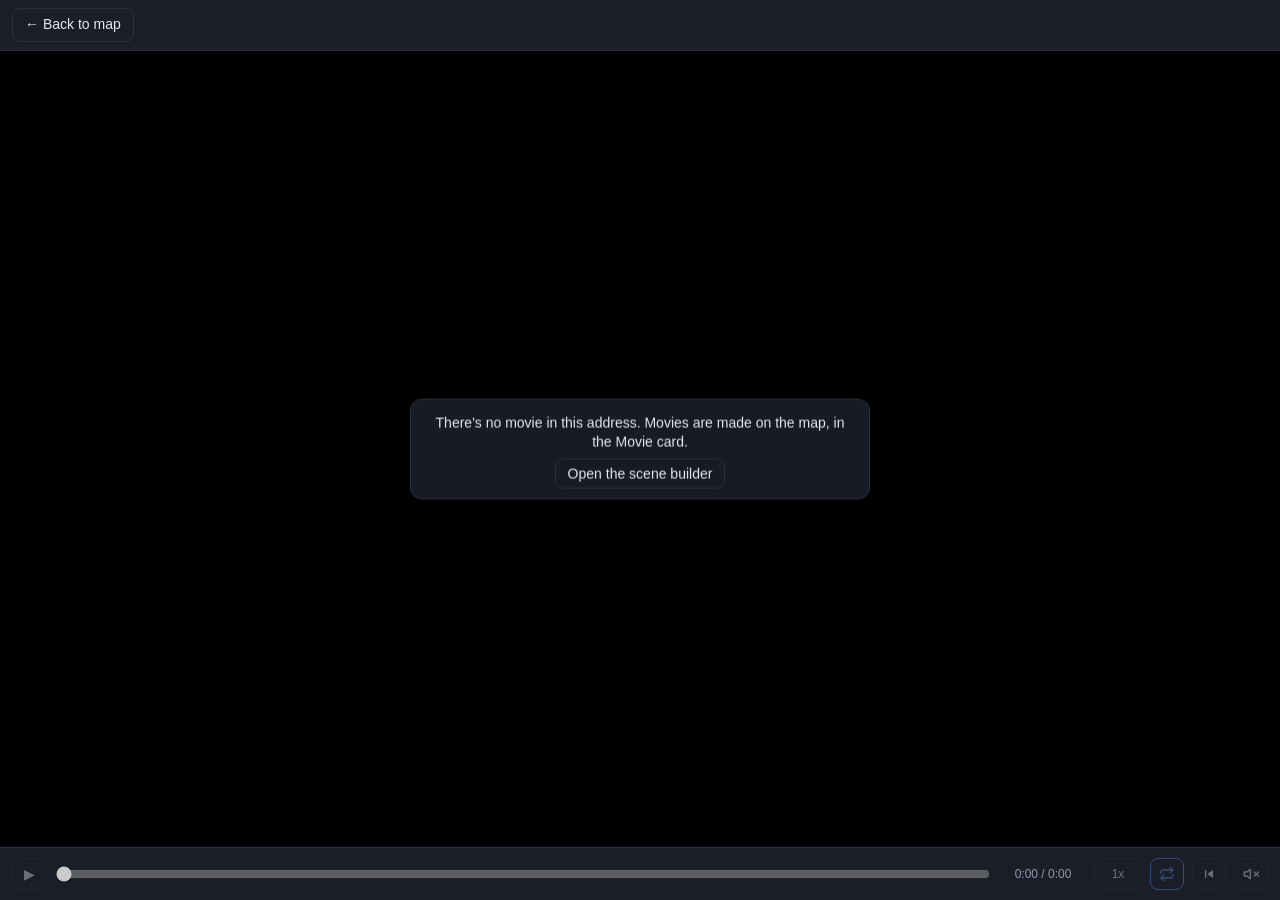
<file: chaosplayback.html>
<!DOCTYPE html>
<html lang="en">
<head>
<meta charset="UTF-8">
<!-- CPAL-1.0 License. See chaosaccelerator.com/license.html -->
<meta name="viewport" content="width=device-width, initial-scale=1.0, viewport-fit=cover">
<meta name="theme-color" content="#1b1e27">
<title>Chaos Accelerator</title>
<link rel="stylesheet" href="scripts/chaosplayback.css?v=m249">
<link rel="stylesheet" href="scripts/color-blind.css?v=m249">
<script src="scripts/color-blind.js?v=m249"></script>
</head>
<body>

<!-- The movie player: scene, map settings and keyframes all come from its address (share-url.js). #engine is
     the app in a frame, asked for one finished picture per frame (FractalGrid.renderStill) before playback
     starts. It sits UNDER #screen, not hidden: a frame that is not painted gets no animation frames. -->

<header id="player-bar">
  <a id="back-to-map" class="bar-link" href="chaos.html" data-back>&larr; Back to map</a>
  <span id="movie-facts"></span>
  <label id="inspect-field" class="bar-select" hidden>
    <span>Inspect point</span>
    <select id="inspect-corner">
      <option value="off" selected>Off</option>
      <option value="top-left">Top left</option>
      <option value="top-right">Top right</option>
      <option value="bottom-left">Bottom left</option>
      <option value="bottom-right">Bottom right</option>
    </select>
  </label>
  <label id="background-field" class="bar-select" hidden>
    <span>Background</span>
    <select id="background-choice">
      <option value="plain" selected>Plain</option>
      <option value="grid">Builder grid</option>
      <option value="black">Black</option>
    </select>
  </label>
  <label id="pace-field" class="bar-select" hidden>
    <span>Render at</span>
    <select id="pace-choice">
      <option value="1" selected>1x</option>
      <option value="0.5">0.5x</option>
      <option value="0.25">0.25x</option>
    </select>
  </label>
  <button id="download" class="bar-link" type="button" hidden>Download</button>
</header>

<main id="stage">
  <iframe id="engine" title="Movie renderer" tabindex="-1" aria-hidden="true"></iframe>
  <canvas id="screen"></canvas>

  <div id="render-panel" hidden>
    <div id="render-heading">
      <span id="render-spinner" hidden aria-hidden="true"></span>
      <p id="render-status">Getting ready&hellip;</p>
    </div>
    <div class="progress" role="progressbar" aria-valuemin="0" aria-valuemax="100" aria-valuenow="0" aria-labelledby="render-status">
      <div id="render-bar"></div>
    </div>
    <p id="render-detail"></p>
    <div id="render-actions">
      <button id="end-early" class="bar-link" type="button" disabled>End Early</button>
    </div>
    <div id="end-early-confirm" hidden>
      <p id="end-early-question">Do you want to end the rendering now and create a video only with the frames rendered so far?</p>
      <div class="end-early-choices">
        <button id="end-early-yes" class="bar-link" type="button">Yes</button>
        <button id="end-early-no" class="bar-link" type="button">No</button>
      </div>
    </div>
  </div>

  <div id="player-message" hidden>
    <p id="player-message-text"></p>
    <a id="player-message-builder" class="bar-link" href="chaos.html">Open the scene builder</a>
    <button id="player-message-ok" class="bar-link" type="button" hidden>OK</button>
  </div>
</main>

<footer id="transport">
  <button id="play-pause" class="transport-button" type="button" aria-label="Play" disabled>&#9654;</button>
  <input type="range" id="scrubber" min="0" max="0" step="1" value="0" aria-label="Movie position" disabled>
  <span id="time-readout">0:00 / 0:00</span>
  <button id="speed" class="transport-button wide" type="button" aria-label="Playback speed" disabled>1x</button>
  <button id="loop" class="transport-button" type="button" aria-label="Loop" aria-pressed="true" disabled>
    <svg viewBox="0 0 24 24" width="16" height="16" fill="none" stroke="currentColor" stroke-width="2" stroke-linecap="round" stroke-linejoin="round" aria-hidden="true"><path d="M17 2l4 4-4 4"></path><path d="M3 11V9a3 3 0 0 1 3-3h15"></path><path d="M7 22l-4-4 4-4"></path><path d="M21 13v2a3 3 0 0 1-3 3H3"></path></svg>
  </button>
  <button id="restart" class="transport-button" type="button" aria-label="Back to the start" disabled>
    <svg viewBox="0 0 24 24" width="14" height="14" fill="currentColor" aria-hidden="true"><rect x="5" y="5" width="2.5" height="14" rx="1"></rect><path d="M19 6.1v11.8a.6.6 0 0 1-.94.5L9.6 12.5a.6.6 0 0 1 0-1l8.46-5.9a.6.6 0 0 1 .94.5z"></path></svg>
  </button>
  <button id="sound" class="transport-button" type="button" aria-label="Sound off" aria-pressed="false" disabled>
    <svg class="when-off" viewBox="0 0 24 24" width="16" height="16" fill="none" stroke="currentColor" stroke-width="2" stroke-linecap="round" stroke-linejoin="round" aria-hidden="true"><path d="M11 5L6 9H2v6h4l5 4z"></path><path d="M23 9l-6 6"></path><path d="M17 9l6 6"></path></svg>
    <svg class="when-on" viewBox="0 0 24 24" width="16" height="16" fill="none" stroke="currentColor" stroke-width="2" stroke-linecap="round" stroke-linejoin="round" aria-hidden="true"><path d="M11 5L6 9H2v6h4l5 4z"></path><path d="M15.5 8.5a5 5 0 0 1 0 7"></path><path d="M19 5a10 10 0 0 1 0 14"></path></svg>
  </button>
</footer>

<script src="scripts/share-url.js?v=m249"></script>
<script src="scripts/movie-path.js?v=m249"></script>
<script src="scripts/movie-store.js?v=m249"></script>
<script src="scripts/save-file.js?v=m249"></script>
<script src="scripts/mp4-muxer.js?v=m249"></script>
<script src="scripts/physics-sound.js?v=m249"></script>
<script src="scripts/back-link.js?v=m249"></script>
<script src="scripts/chaosplayback.js?v=m249"></script>
</body>
</html>
</file>
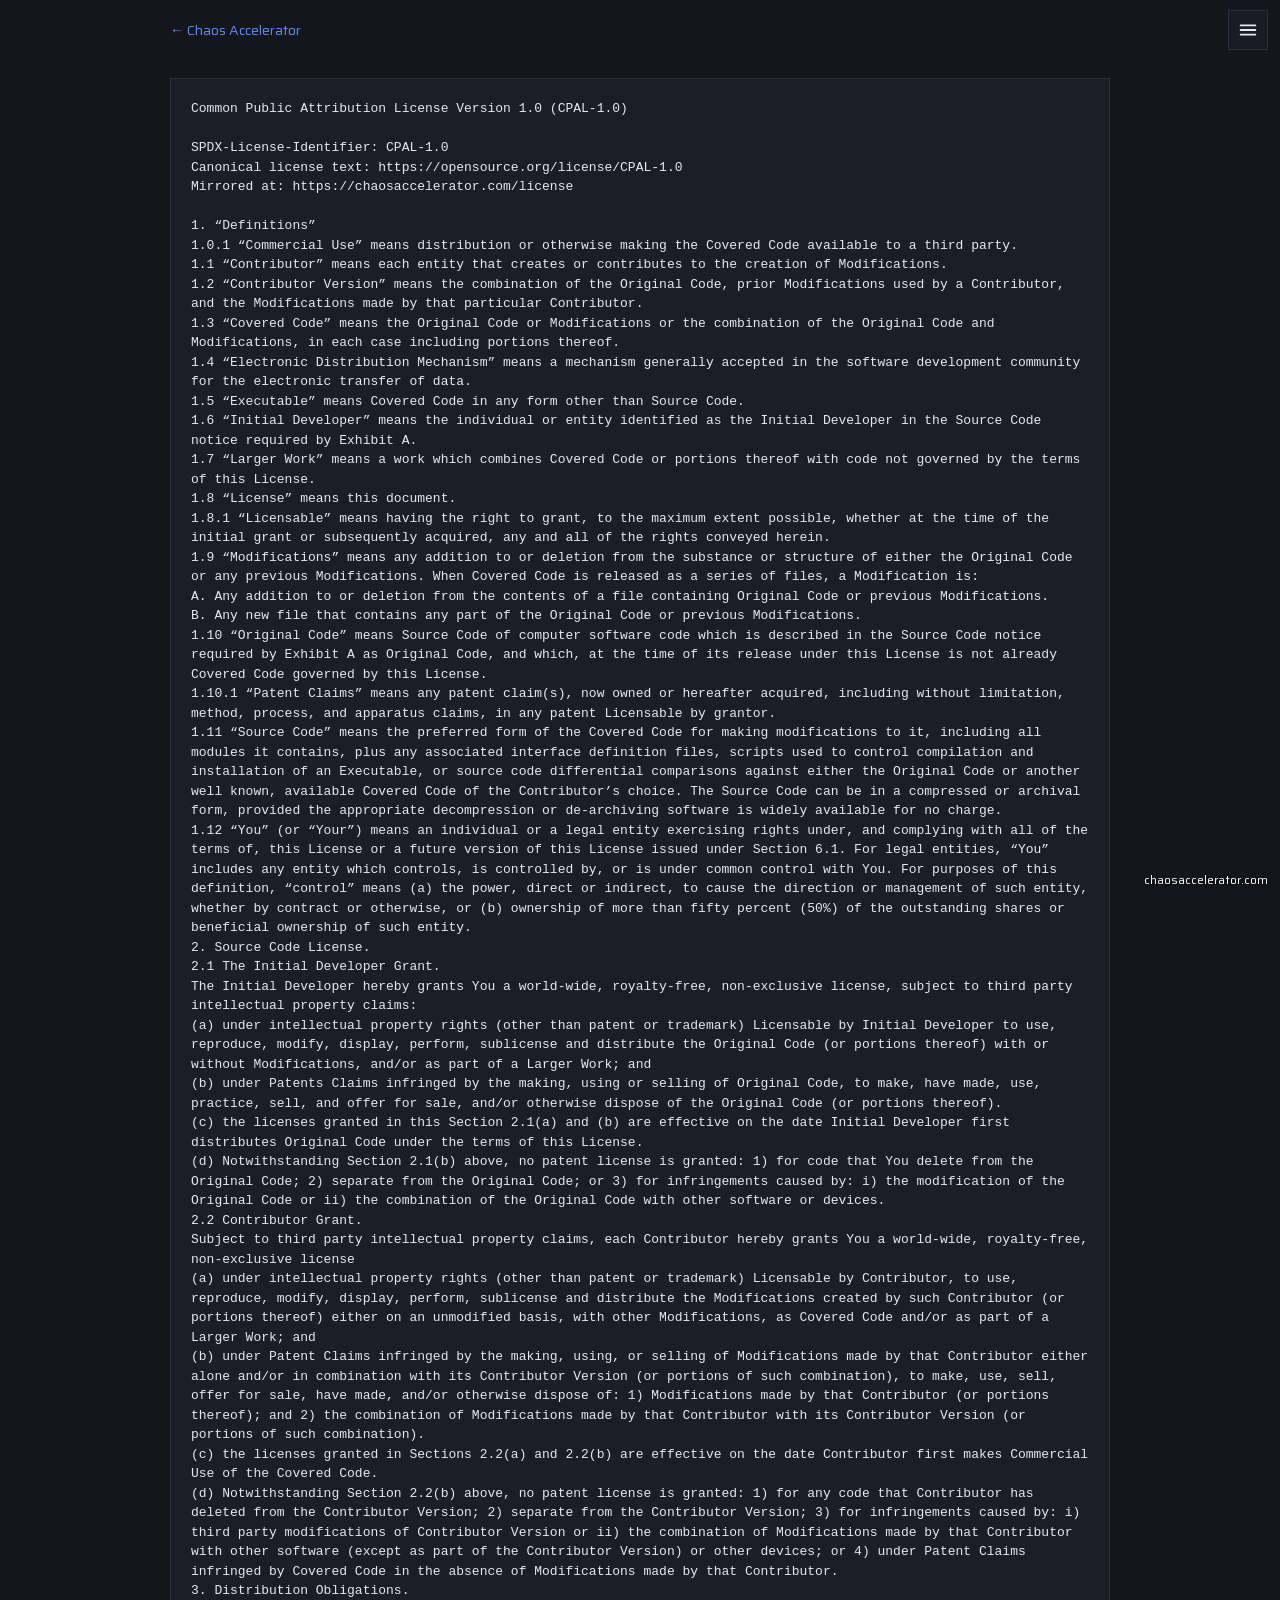
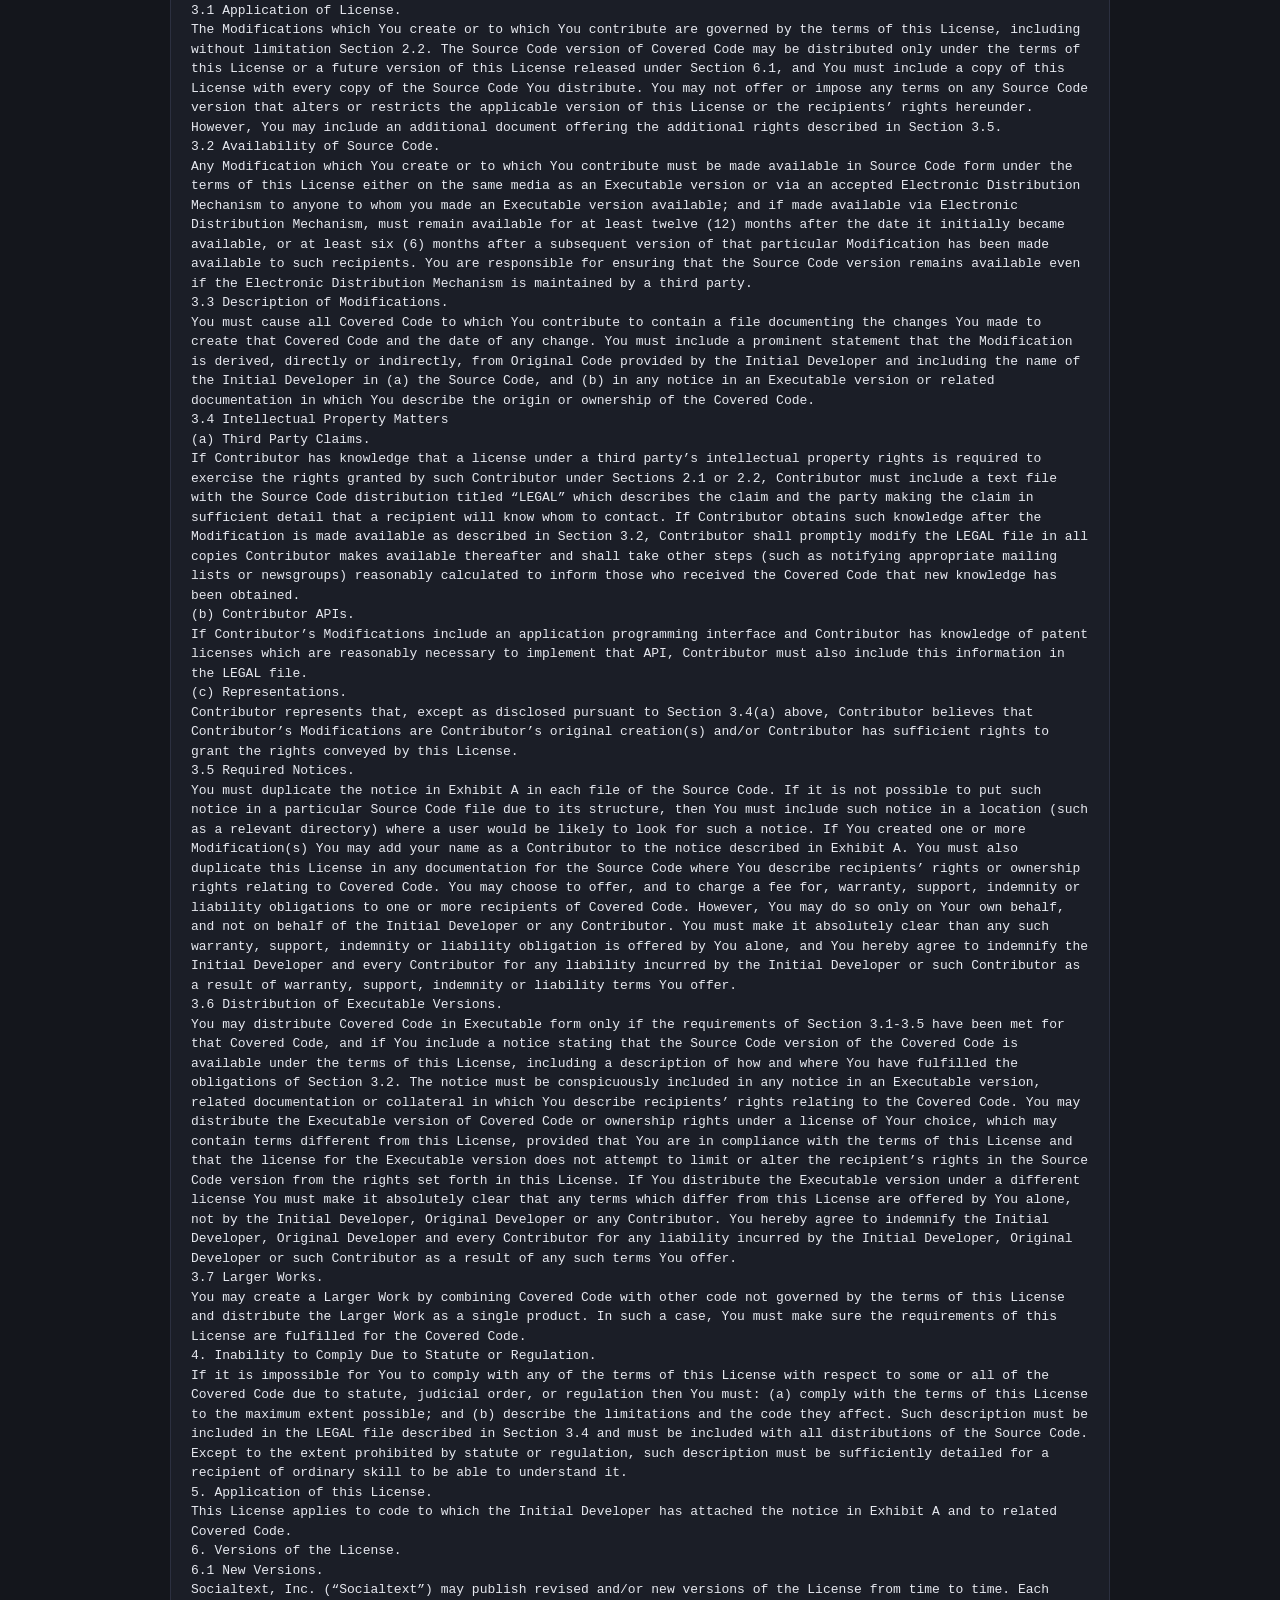
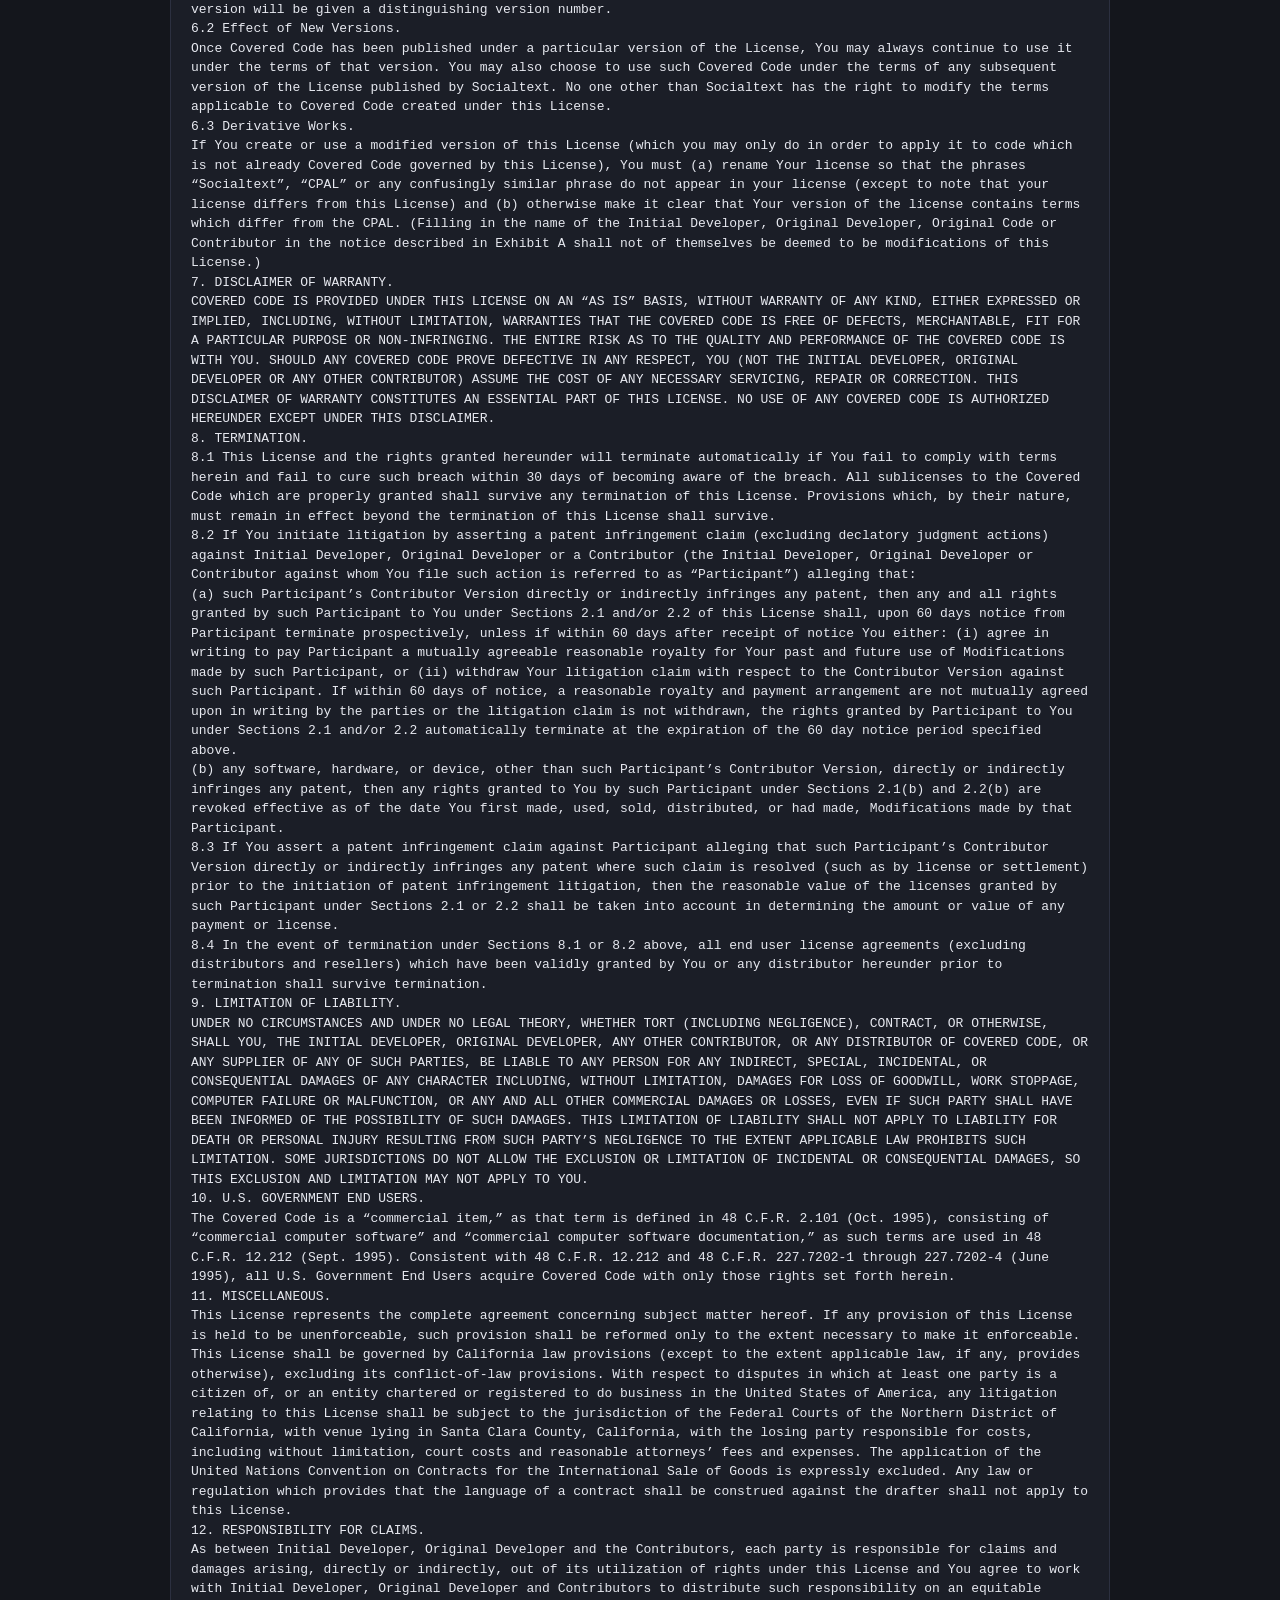
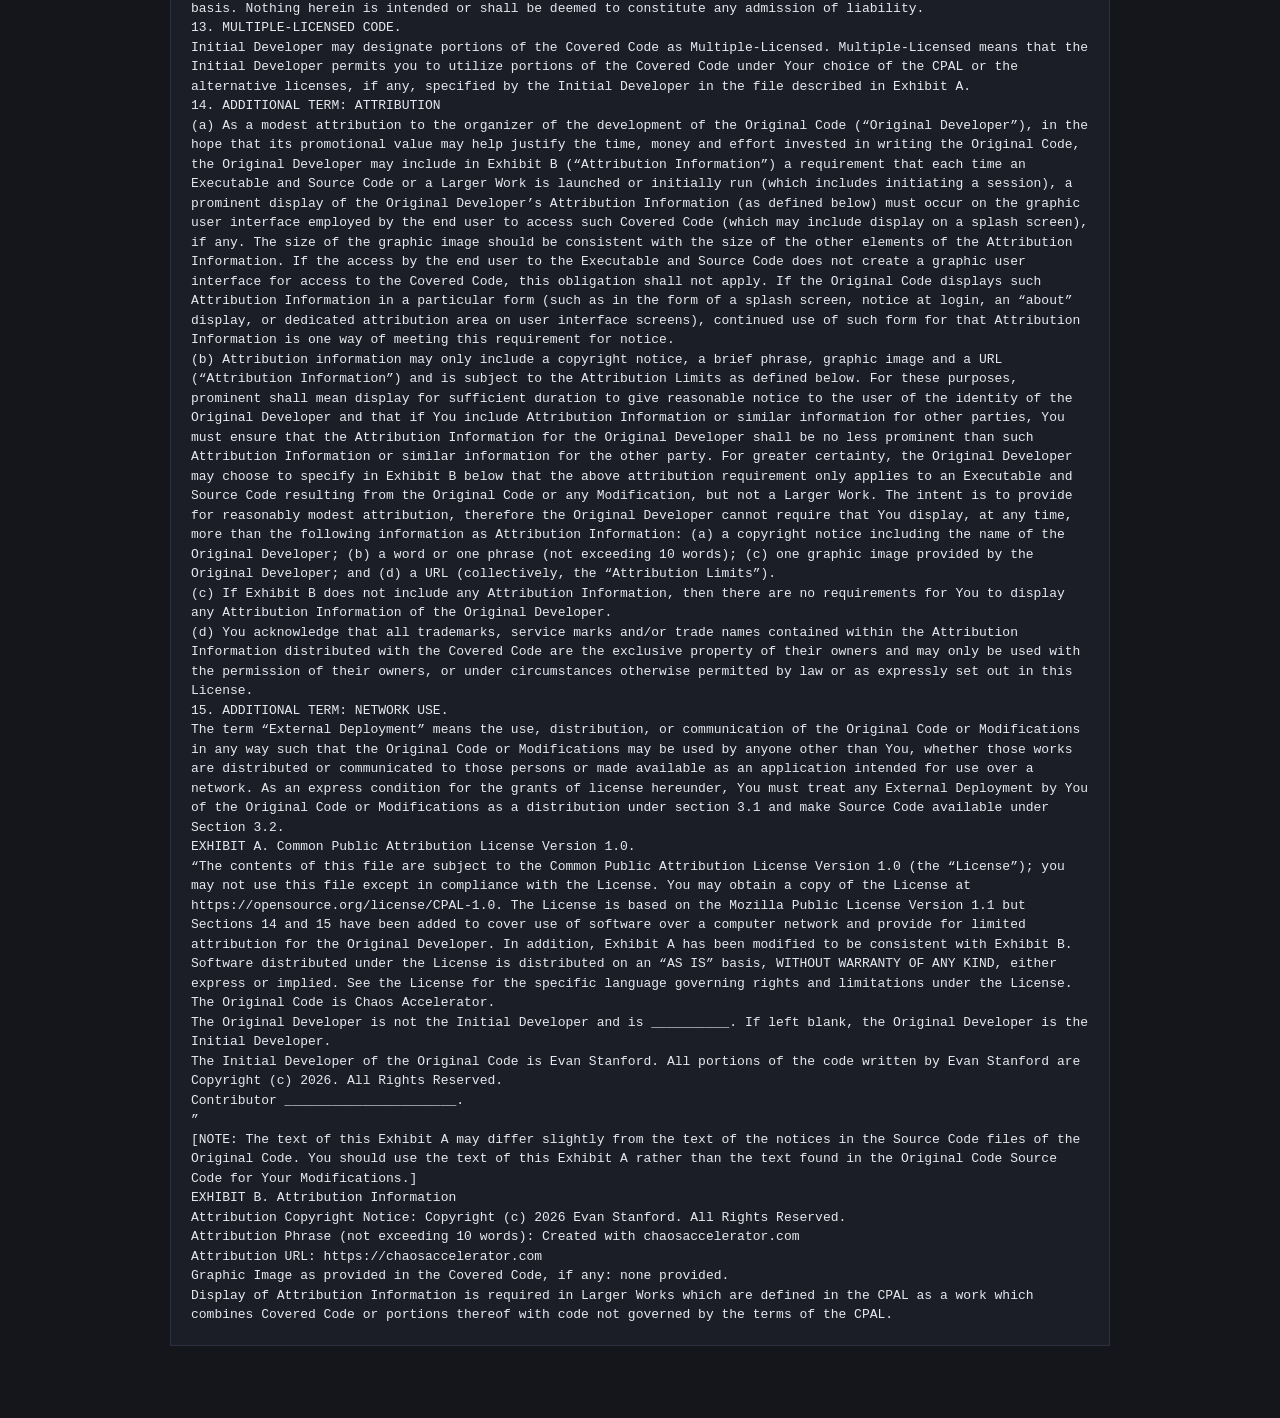
<file: license.html>
<!DOCTYPE html>
<html lang="en">
<head>
<meta charset="UTF-8">
<!-- CPAL-1.0 License. See chaosaccelerator.com/license.html -->
<!-- Shows the LICENSE file: having no extension, a server sends it as a download, so this page fetches and displays it. -->
<meta name="viewport" content="width=device-width, initial-scale=1.0, viewport-fit=cover">
<meta name="theme-color" content="#000000">
<title>Chaos Accelerator</title>
<script>
  // Before first paint, so a page with the '80s switched off never flashes them.
  try { if (localStorage.getItem("eightiesOff") !== "0") document.documentElement.classList.add("eighties-off"); } catch (e) {}
</script>
<link rel="stylesheet" href="scripts/landing.css?v=m249">
<link rel="stylesheet" href="scripts/eighties.css?v=m249">
<link rel="preload" href="assets/fonts/saira-latin.woff2?v=m249" as="font" type="font/woff2" crossorigin>
</head>
<body class="eighties">
<canvas class="ride" id="ride" aria-hidden="true"></canvas>
<script src="scripts/corner-menu.js?v=m249"></script>
<main class="page">
  <a class="back-link" href="index.html" data-back>&larr; Chaos Accelerator</a>
  <pre class="license-text" id="license-text">Loading the license&hellip;</pre>
  <noscript><p>This page needs JavaScript to show the text. <a href="LICENSE">Download the LICENSE file</a> instead.</p></noscript>
</main>
<div class="watermark">chaosaccelerator.com</div>
<script>
  fetch("LICENSE")
    .then(function (res) { if (!res.ok) throw new Error("HTTP " + res.status); return res.text(); })
    .then(function (text) { document.getElementById("license-text").textContent = text; })
    .catch(function () {
      var pre = document.getElementById("license-text");
      pre.textContent = "The license text could not be loaded. ";
      var a = document.createElement("a");
      a.href = "LICENSE";
      a.textContent = "Download the LICENSE file";
      pre.appendChild(a);
    });
</script>
<script src="scripts/back-link.js?v=m249"></script>
<script src="scripts/eighties-ride.js?v=m249"></script>
<script src="scripts/eighties-theme.js?v=m249"></script>
<script>
  // ---- The menu's X, the '80s switch and the grid behind the page ----
  EightiesTheme.start({
    canvas: document.getElementById("ride"),
    horizon: 0.25,
    speed: 0,
    dim: 0.35,
  });
</script>
</body>
</html>
</file>
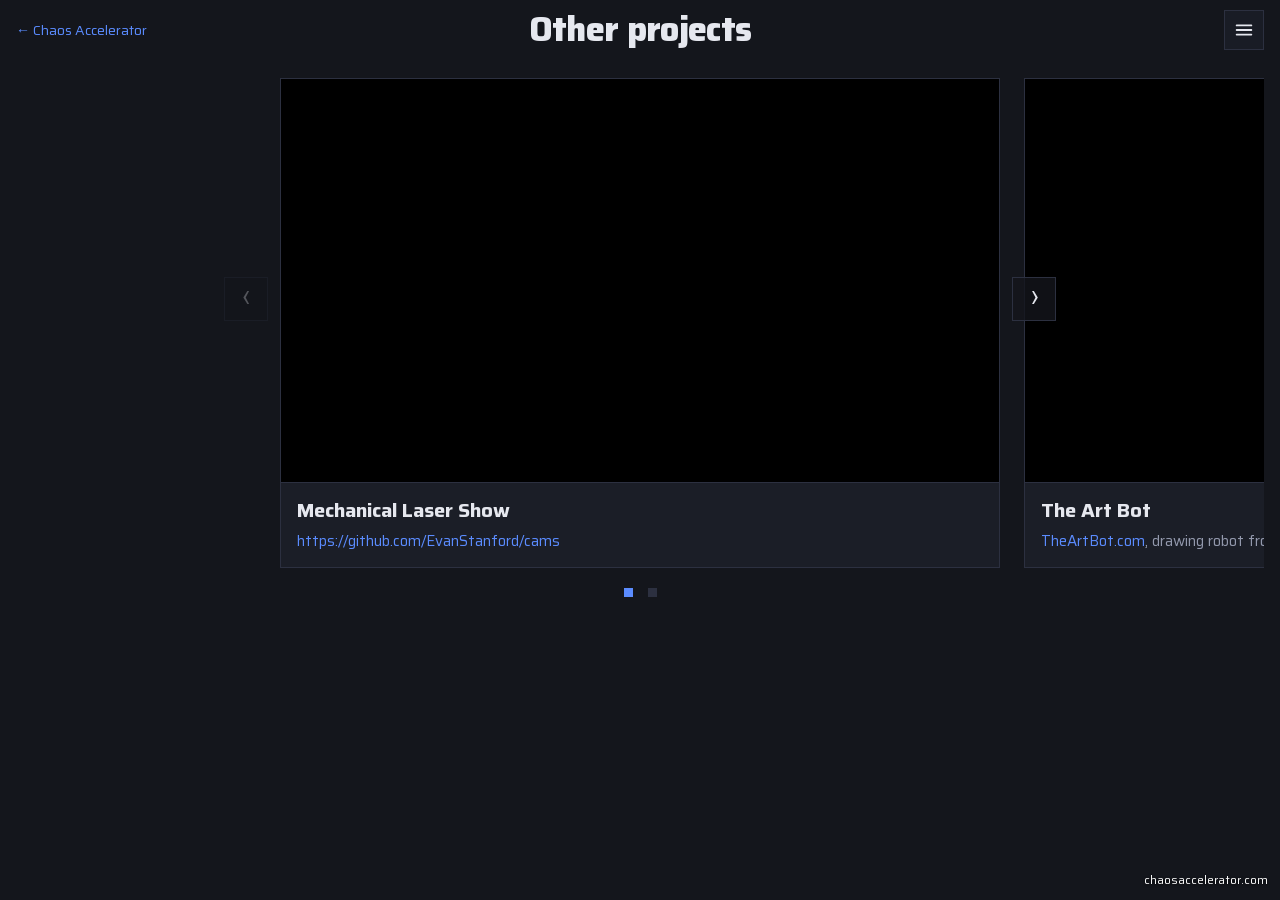
<file: other.html>
<!DOCTYPE html>
<html lang="en">
<head>
<meta charset="UTF-8">
<!-- CPAL-1.0 License. See chaosaccelerator.com/license.html -->
<!-- Other projects by the same author, one per slide; linked from index.html. -->
<meta name="viewport" content="width=device-width, initial-scale=1.0, viewport-fit=cover">
<meta name="theme-color" content="#000000">
<title>Chaos Accelerator</title>
<script>
  // Before first paint, so a page with the '80s switched off never flashes them.
  try { if (localStorage.getItem("eightiesOff") !== "0") document.documentElement.classList.add("eighties-off"); } catch (e) {}
</script>
<link rel="stylesheet" href="scripts/landing.css?v=m249">
<link rel="stylesheet" href="scripts/eighties.css?v=m249">
<link rel="preload" href="assets/fonts/saira-latin.woff2?v=m249" as="font" type="font/woff2" crossorigin>
</head>
<body class="eighties">
<canvas class="ride" id="ride" aria-hidden="true"></canvas>
<main class="page page-wide">

  <header class="page-head">
    <a class="back-link" href="index.html" data-back>&larr; Chaos Accelerator</a>
    <h1>Other projects</h1>
    <script src="scripts/corner-menu.js?v=m249"></script>
  </header>

  <section class="carousel projects has-many" id="carousel" aria-roledescription="carousel" aria-label="Other projects">
    <div class="carousel-window">
      <div class="carousel-track" id="carousel-track" tabindex="0">

        <article class="slide project is-current" aria-label="Mechanical Laser Show">
          <div class="video">
            <iframe src="https://www.youtube-nocookie.com/embed/_dtBUiaAqRE" title="Mechanical Laser Show" loading="lazy" allow="accelerometer; clipboard-write; encrypted-media; gyroscope; picture-in-picture; web-share" referrerpolicy="strict-origin-when-cross-origin" allowfullscreen></iframe>
          </div>
          <div class="project-caption">
            <h2>Mechanical Laser Show</h2>
            <p><a href="https://github.com/EvanStanford/cams">https://github.com/EvanStanford/cams</a></p>
          </div>
        </article>

        <article class="slide project" aria-label="The Art Bot">
          <div class="video">
            <iframe src="https://www.youtube-nocookie.com/embed/qMU4gqIqz9o" title="The Art Bot, a drawing robot from 2014" loading="lazy" allow="accelerometer; clipboard-write; encrypted-media; gyroscope; picture-in-picture; web-share" referrerpolicy="strict-origin-when-cross-origin" allowfullscreen></iframe>
          </div>
          <div class="project-caption">
            <h2>The Art Bot</h2>
            <p><a href="http://theartbot.com">TheArtBot.com</a>, drawing robot from 2014</p>
          </div>
        </article>

      </div>
      <button class="carousel-arrow prev" id="carousel-prev" type="button" aria-label="Previous project">&#8249;</button>
      <button class="carousel-arrow next" id="carousel-next" type="button" aria-label="Next project">&#8250;</button>
    </div>
    <div class="carousel-dots" id="carousel-dots"></div>
  </section>

</main>
<div class="watermark">chaosaccelerator.com</div>
<script src="scripts/back-link.js?v=m249"></script>
<script src="scripts/eighties-ride.js?v=m249"></script>
<script src="scripts/eighties-theme.js?v=m249"></script>
<script>
  // ---- The carousel ----
  (function () {
    var track = document.getElementById("carousel-track");
    var dots = document.getElementById("carousel-dots");
    var prev = document.getElementById("carousel-prev");
    var next = document.getElementById("carousel-next");
    var slides = Array.prototype.slice.call(track.querySelectorAll(".slide"));
    var reduced = window.matchMedia && window.matchMedia("(prefers-reduced-motion: reduce)").matches;

    function current() {
      var mid = track.scrollLeft + track.clientWidth / 2;
      var best = 0, bestDist = Infinity;
      slides.forEach(function (s, i) {
        var d = Math.abs(s.offsetLeft + s.offsetWidth / 2 - mid);
        if (d < bestDist) { bestDist = d; best = i; }
      });
      return best;
    }
    function goTo(i) {
      var s = slides[Math.max(0, Math.min(slides.length - 1, i))];
      track.scrollTo({ left: s.offsetLeft - (track.clientWidth - s.offsetWidth) / 2, behavior: reduced ? "auto" : "smooth" });
    }
    function update() {
      var i = current();
      prev.disabled = i <= 0;
      next.disabled = i >= slides.length - 1;
      Array.prototype.forEach.call(dots.children, function (dot, j) {
        if (j === i) dot.setAttribute("aria-current", "true");
        else dot.removeAttribute("aria-current");
      });
      slides.forEach(function (s, j) { s.classList.toggle("is-current", j === i); });
    }

    slides.forEach(function (s, i) {
      s.addEventListener("click", function (e) {
        if (i !== current()) { e.preventDefault(); goTo(i); }
      });
      var dot = document.createElement("button");
      dot.type = "button";
      dot.setAttribute("aria-label", "Project " + (i + 1) + " of " + slides.length);
      dot.addEventListener("click", function () { goTo(i); });
      dots.appendChild(dot);
    });
    prev.addEventListener("click", function () { goTo(current() - 1); });
    next.addEventListener("click", function () { goTo(current() + 1); });
    track.addEventListener("keydown", function (e) {
      if (e.key === "ArrowLeft") { e.preventDefault(); goTo(current() - 1); }
      if (e.key === "ArrowRight") { e.preventDefault(); goTo(current() + 1); }
    });
    var scrollFrame = null;
    track.addEventListener("scroll", function () {
      if (scrollFrame) return;
      scrollFrame = requestAnimationFrame(function () { scrollFrame = null; update(); });
    });
    update();
  })();

  // ---- The menu's X, the '80s switch and the grid behind the page ----
  EightiesTheme.start({
    canvas: document.getElementById("ride"),
    horizon: 0.25,
    speed: 0,
    dim: 0.35,
    // Slides with the carousel, a project at a time.
    lane: function () {
      var track = document.getElementById("carousel-track");
      var slides = track.querySelectorAll(".slide");
      var stride = slides.length > 1 ? slides[1].offsetLeft - slides[0].offsetLeft : 0;
      return stride ? track.scrollLeft / stride : 0;
    },
  });
</script>
</body>
</html>
</file>
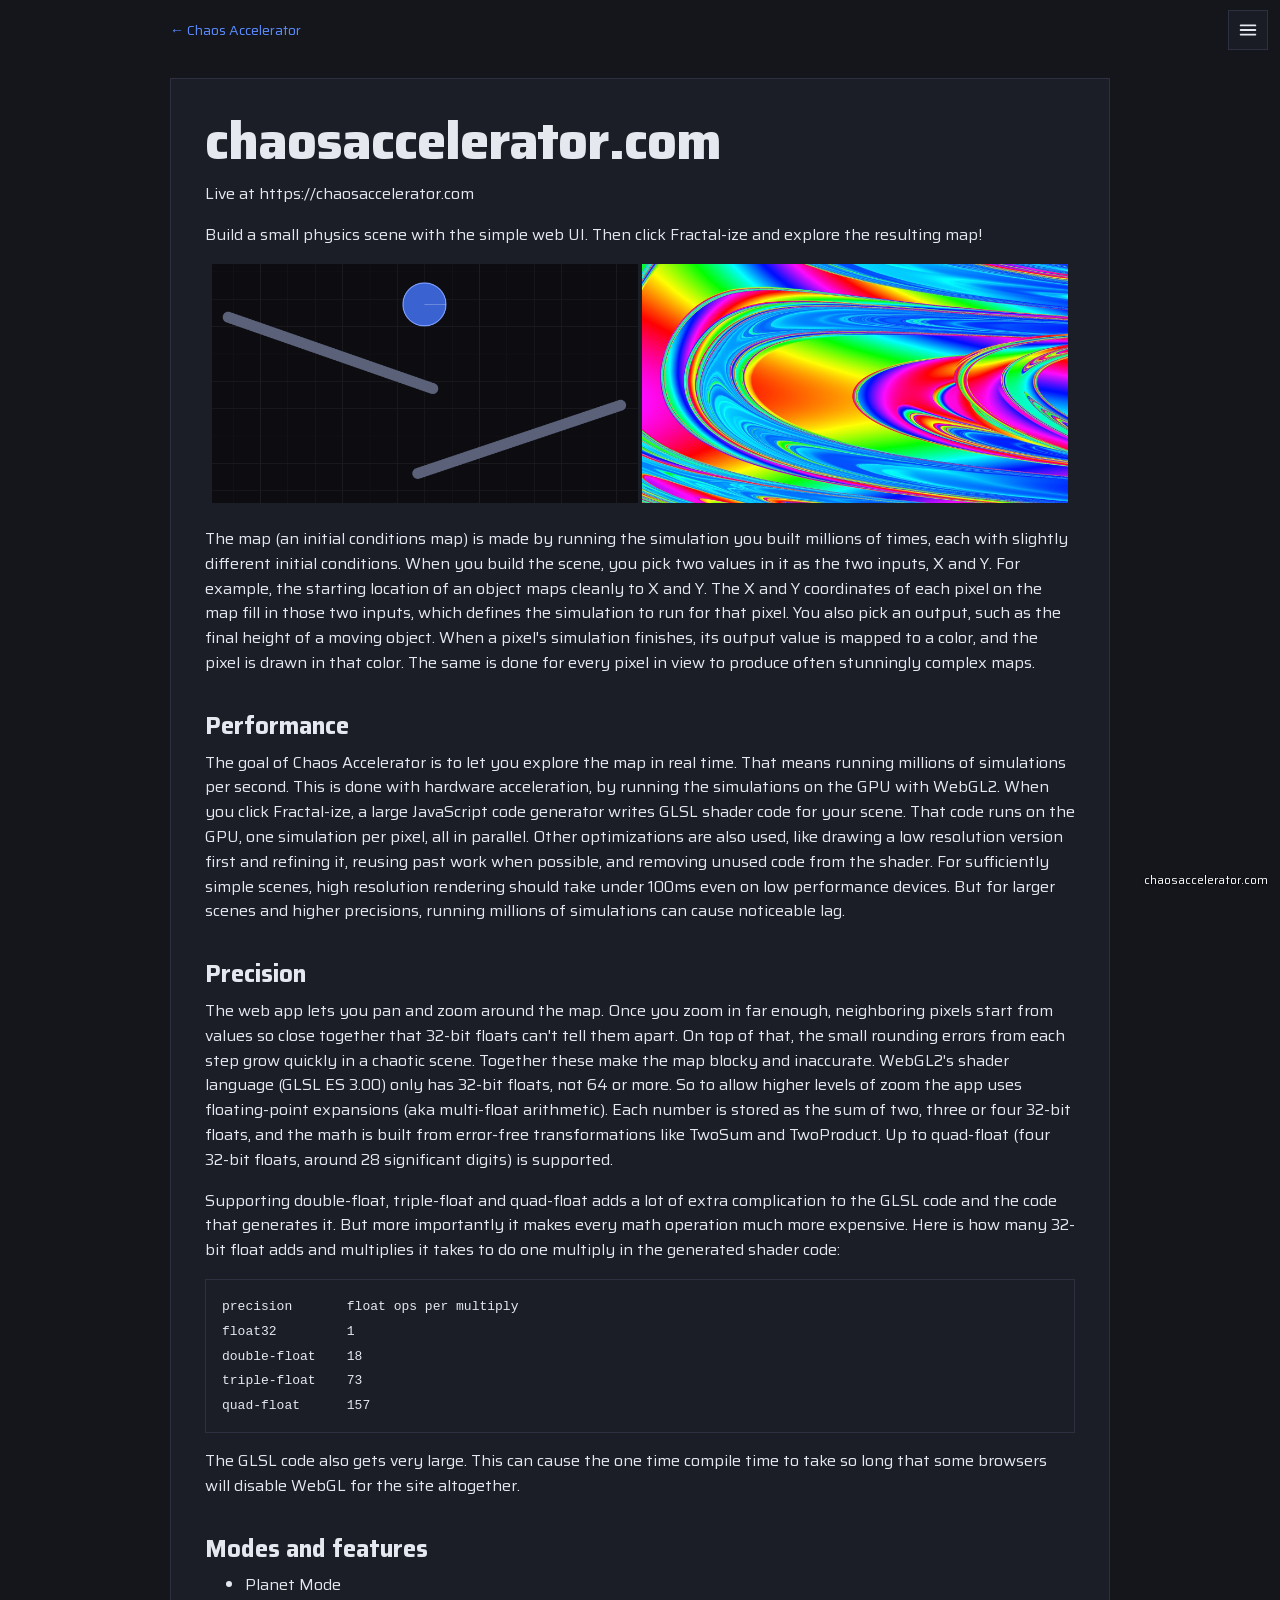
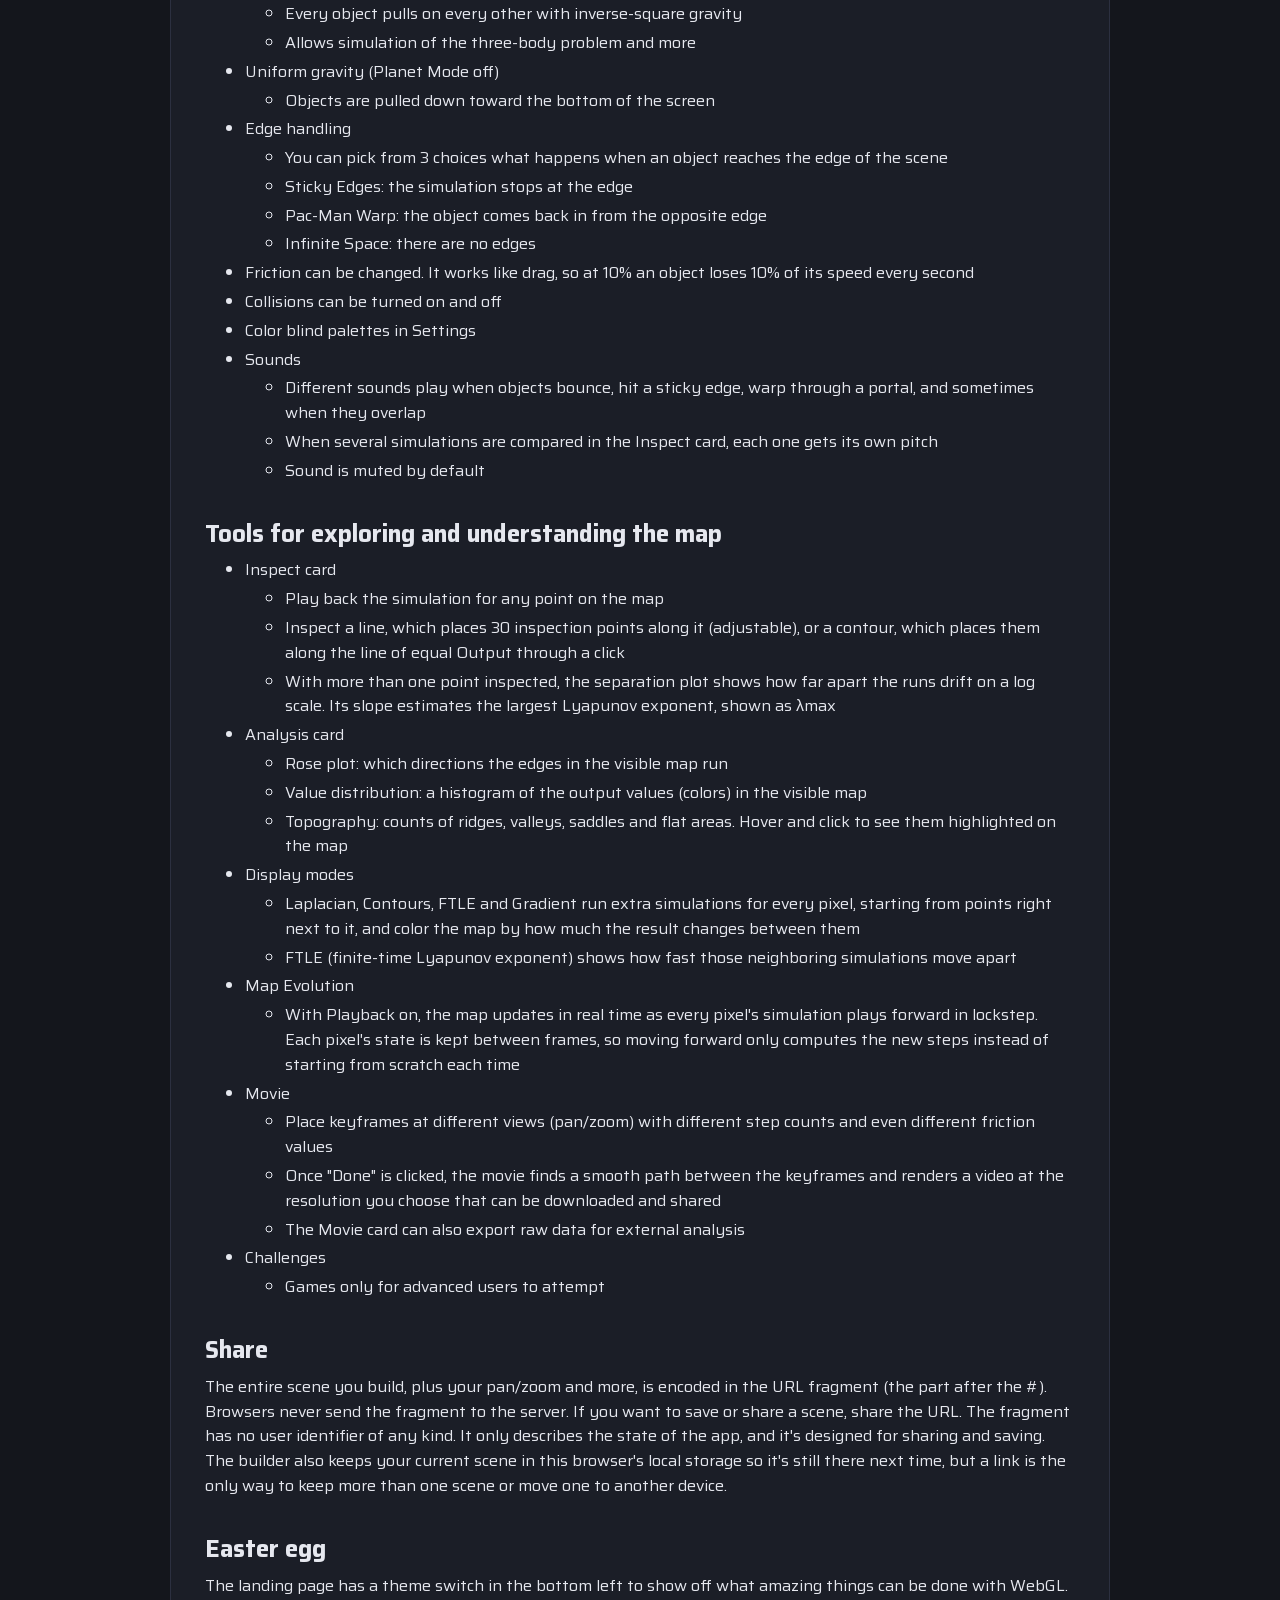
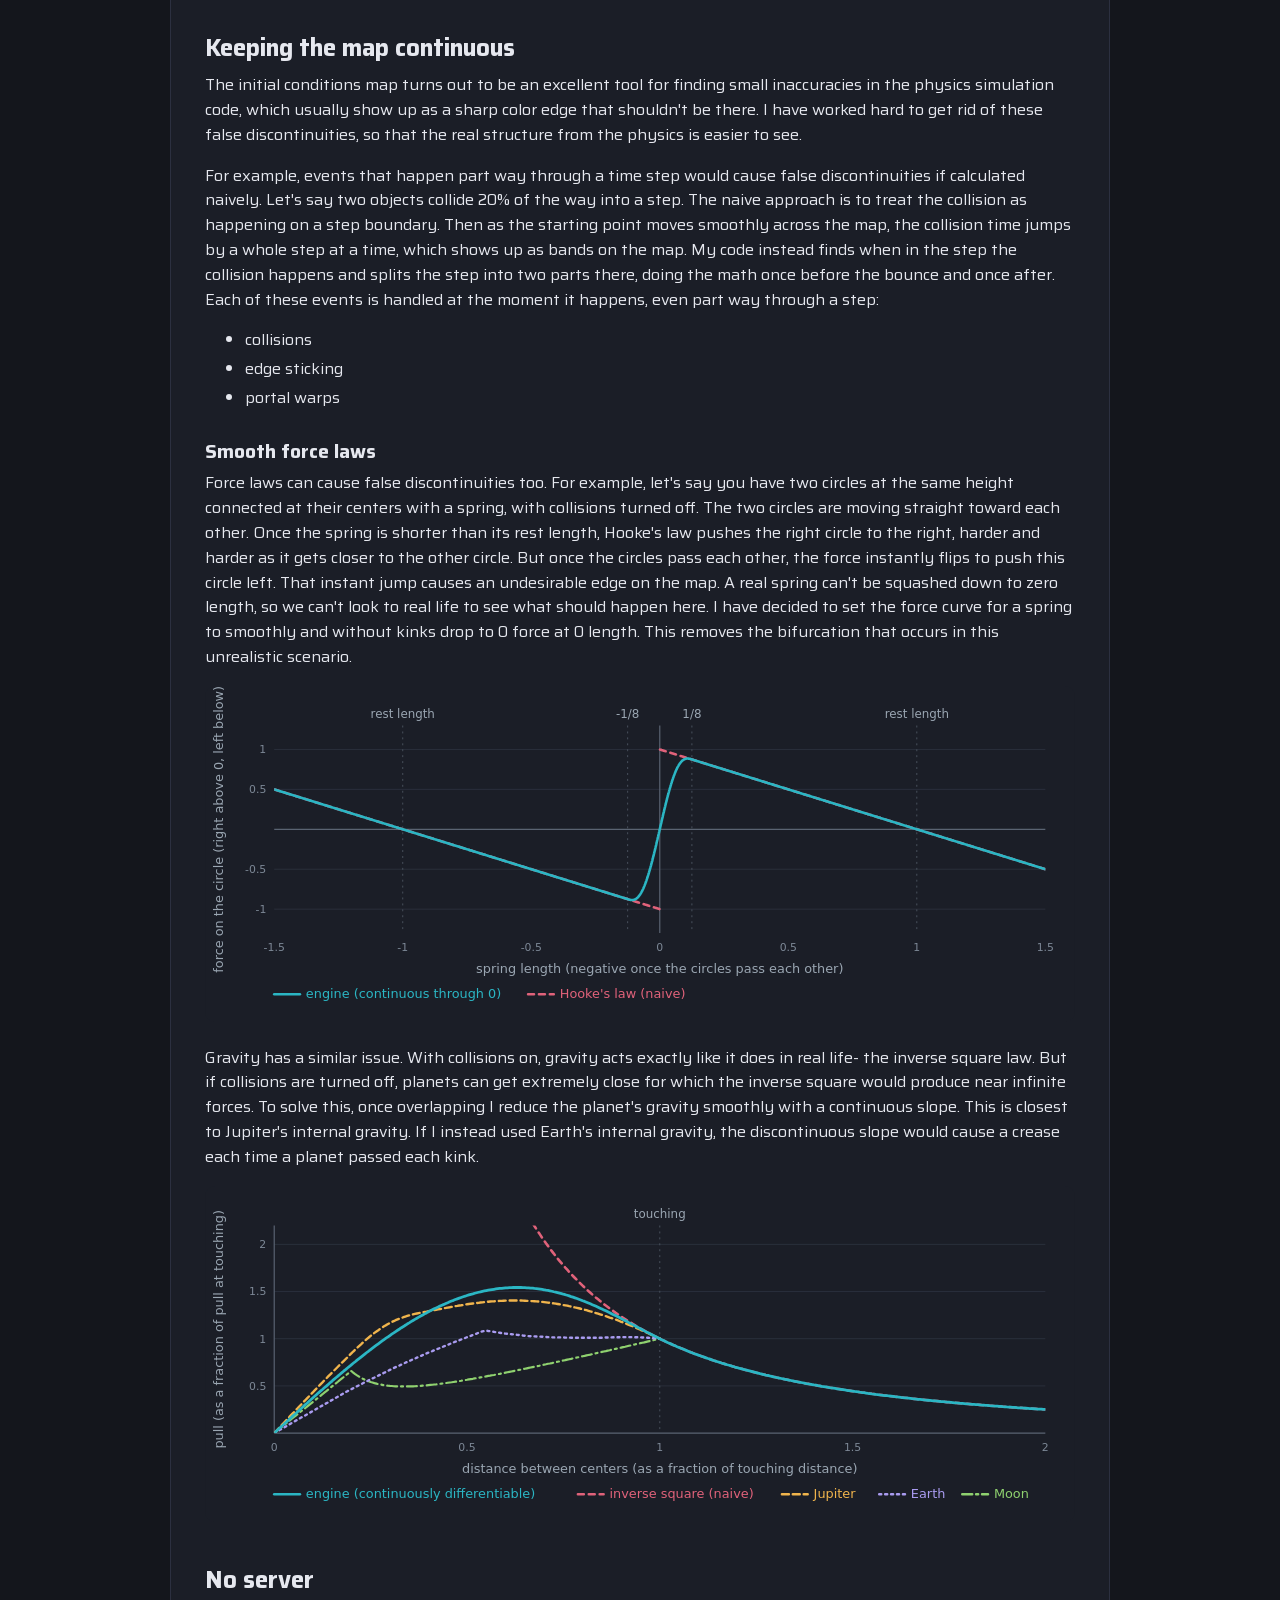
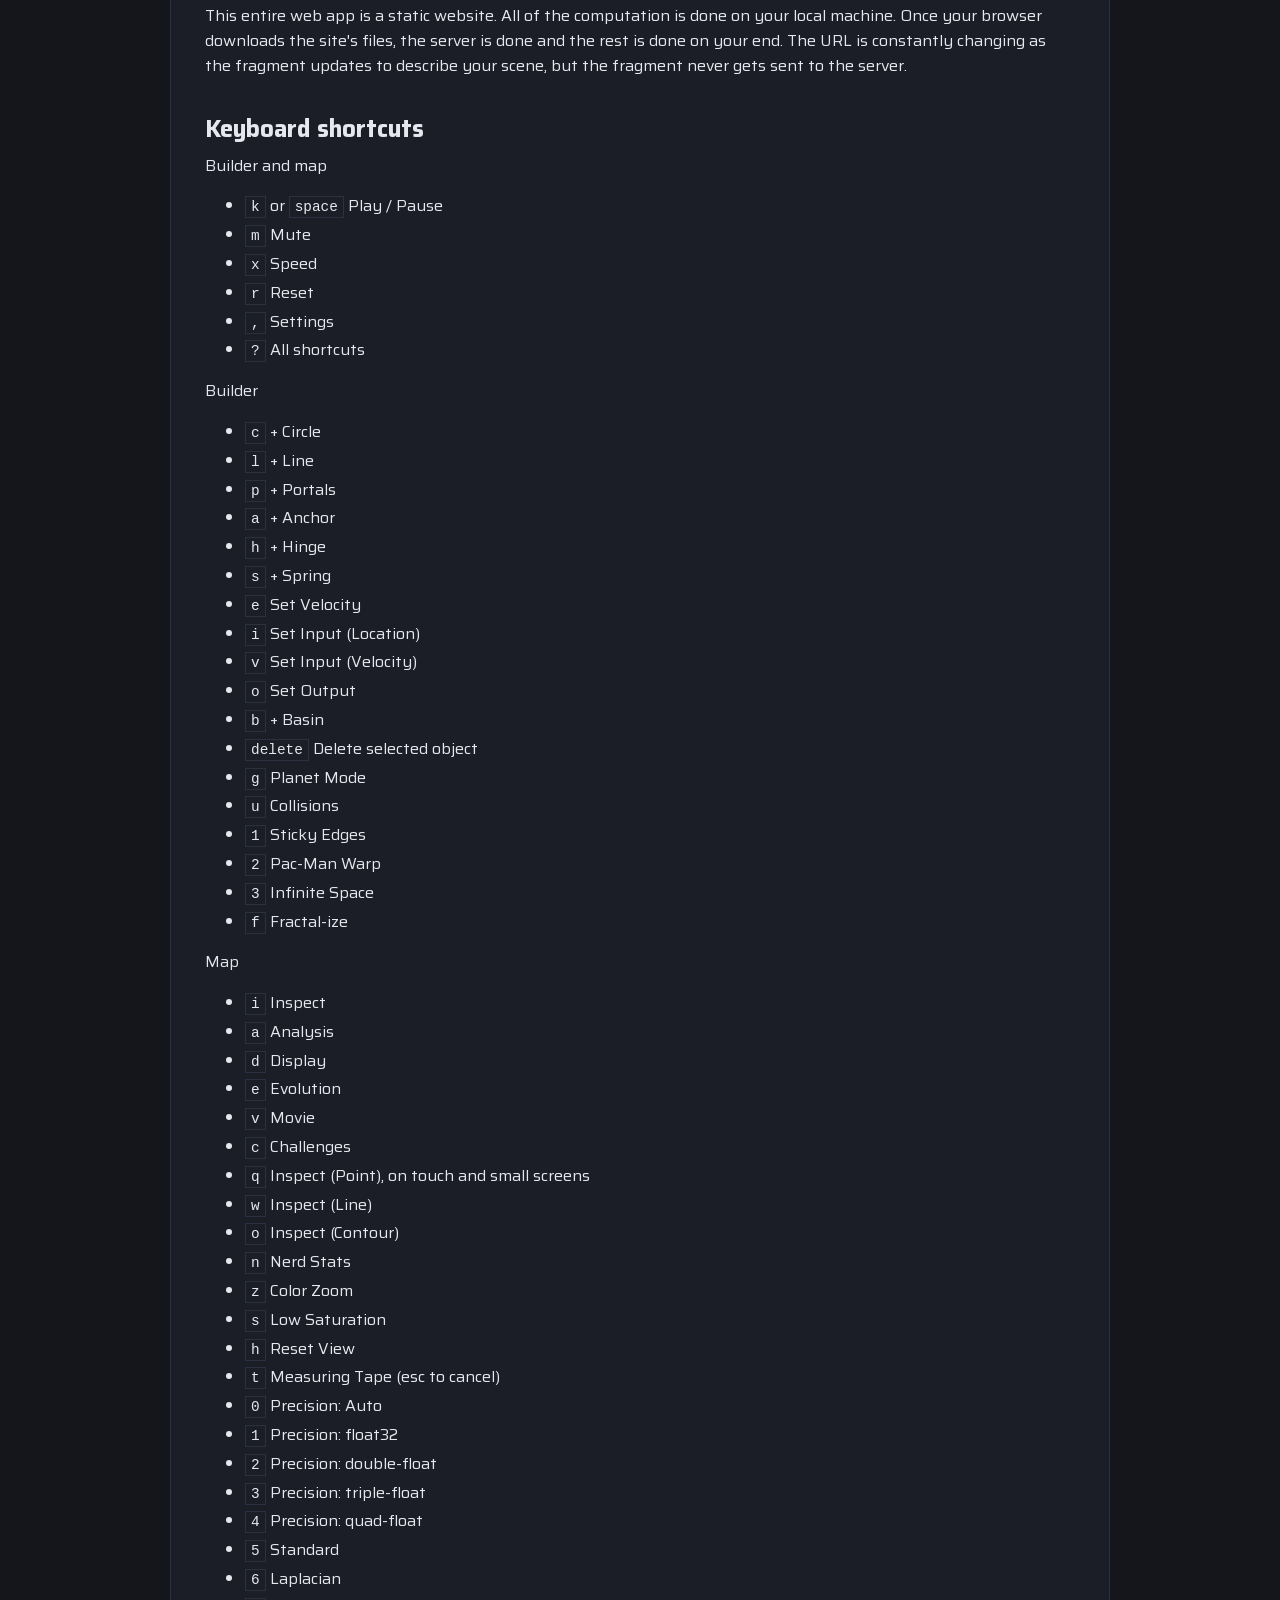
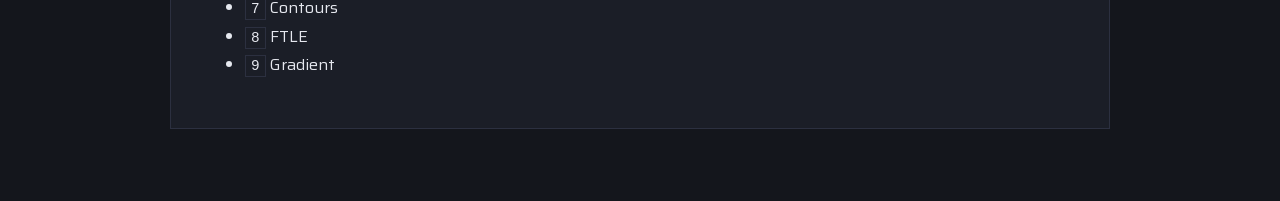
<file: readme.html>
<!DOCTYPE html>
<html lang="en">
<head>
<meta charset="UTF-8">
<!-- CPAL-1.0 License. See chaosaccelerator.com/license.html -->
<!-- The README as a page ("About"): fetches README.md and renders it with the small Markdown renderer below. -->
<meta name="viewport" content="width=device-width, initial-scale=1.0, viewport-fit=cover">
<meta name="theme-color" content="#000000">
<title>Chaos Accelerator</title>
<meta name="description" content="About Chaos Accelerator: the project's README.">
<script>
  // Before first paint, so a page with the '80s switched off never flashes them.
  try { if (localStorage.getItem("eightiesOff") !== "0") document.documentElement.classList.add("eighties-off"); } catch (e) {}
</script>
<link rel="stylesheet" href="scripts/landing.css?v=m249">
<link rel="stylesheet" href="scripts/eighties.css?v=m249">
<link rel="preload" href="assets/fonts/saira-latin.woff2?v=m249" as="font" type="font/woff2" crossorigin>
</head>
<body class="eighties">
<canvas class="ride" id="ride" aria-hidden="true"></canvas>
<script src="scripts/corner-menu.js?v=m249"></script>
<main class="page">
  <a class="back-link" href="index.html" data-back>&larr; Chaos Accelerator</a>
  <article class="readme" id="readme"><p class="readme-note">Loading&hellip;</p></article>
  <noscript><p>This page needs JavaScript to show the text. <a href="README.md">Open README.md</a> instead.</p></noscript>
</main>
<div class="watermark">chaosaccelerator.com</div>
<script>
  // ---- Markdown to HTML ----
  function escapeHtml(text) {
    return text.replace(/&/g, "&amp;").replace(/</g, "&lt;").replace(/>/g, "&gt;").replace(/"/g, "&quot;");
  }
  function inline(text) {
    var codes = [];
    // Code spans first, and kept aside (behind a marker no README would
    // contain), so nothing inside them is taken for a mark.
    text = escapeHtml(text).replace(/`([^`]+)`/g, function (_, code) {
      codes.push("<code>" + code + "</code>");
      return "@@code" + (codes.length - 1) + "@@";
    });
    text = text
      .replace(/!\[([^\]]*)\]\(([^)\s]+)\)/g, '<img src="$2" alt="$1">')
      .replace(/\[([^\]]+)\]\(([^)\s]+)\)/g, '<a href="$2">$1</a>')
      .replace(/(\*\*|__)(?=\S)([\s\S]*?\S)\1/g, "<strong>$2</strong>")
      .replace(/(\*|_)(?=\S)([^*_]*?\S)\1/g, "<em>$2</em>");
    return text.replace(/@@code(\d+)@@/g, function (_, i) { return codes[Number(i)]; });
  }
  function render(markdown) {
    var lines = markdown.replace(/\r\n?/g, "\n").split("\n");
    var out = [];
    var i = 0, m;
    var text = [];
    function paragraph() {
      if (text.length) out.push("<p>" + inline(text.join(" ")) + "</p>");
      text = [];
    }
    // A list item's line as { indent, ordered, text }, or null.
    function listItem(line) {
      var m = /^(\s*)([-*+]|\d+[.)])\s+(.*)$/.exec(line);
      return m && { indent: m[1].length, ordered: /\d/.test(m[2]), text: m[3] };
    }
    // The list whose items start at `indent`; a deeper item opens a list inside the item above it.
    function list(indent) {
      var ordered = listItem(lines[i]).ordered;
      var items = [], item;
      while (i < lines.length && (item = listItem(lines[i])) && item.indent === indent && item.ordered === ordered) {
        var words = [item.text], nested = "";
        i++;
        while (i < lines.length) {
          var next = listItem(lines[i]);
          if (next && next.indent > indent) nested += list(next.indent);
          // An indented line under an item continues it.
          else if (!next && /\S/.test(lines[i]) && /^\s*/.exec(lines[i])[0].length > indent) words.push(lines[i++].trim());
          else break;
        }
        items.push("<li>" + inline(words.join(" ")) + nested + "</li>");
      }
      return (ordered ? "<ol>" : "<ul>") + items.join("") + (ordered ? "</ol>" : "</ul>");
    }
    while (i < lines.length) {
      var line = lines[i];
      if (/^```/.test(line)) {
        paragraph();
        var code = [];
        i++;
        while (i < lines.length && !/^```/.test(lines[i])) code.push(lines[i++]);
        i++;
        out.push("<pre><code>" + escapeHtml(code.join("\n")) + "</code></pre>");
      } else if ((m = /^(#{1,6})\s+(.*?)\s*#*\s*$/.exec(line))) {
        paragraph();
        out.push("<h" + m[1].length + ">" + inline(m[2]) + "</h" + m[1].length + ">");
        i++;
      } else if (/^\s*([-*_])(\s*\1){2,}\s*$/.test(line)) {
        paragraph();
        out.push("<hr>");
        i++;
      } else if (/^>/.test(line)) {
        paragraph();
        var quote = [];
        while (i < lines.length && /^>/.test(lines[i])) quote.push(lines[i++].replace(/^>\s?/, ""));
        out.push("<blockquote>" + render(quote.join("\n")) + "</blockquote>");
      } else if (listItem(line)) {
        paragraph();
        out.push(list(listItem(line).indent));
      } else if (/^\s*<\w+(\s[^>]*)?>/.test(line)) {
        // A raw HTML block, like a row of images: passed through as-is.
        paragraph();
        var html = [];
        while (i < lines.length && !/^\s*$/.test(lines[i])) html.push(lines[i++]);
        out.push(html.join("\n"));
      } else if (/^\s*$/.test(line)) {
        paragraph();
        i++;
      } else {
        text.push(line.trim());
        i++;
      }
    }
    paragraph();
    return out.join("\n");
  }

  fetch("README.md")
    .then(function (res) { if (!res.ok) throw new Error("HTTP " + res.status); return res.text(); })
    .then(function (markdown) {
      document.getElementById("readme").innerHTML = render(markdown);
    })
    .catch(function () {
      var box = document.getElementById("readme");
      box.textContent = "The README could not be loaded. ";
      var a = document.createElement("a");
      a.href = "README.md";
      a.textContent = "Open README.md";
      box.appendChild(a);
    });
</script>
<script src="scripts/back-link.js?v=m249"></script>
<script src="scripts/eighties-ride.js?v=m249"></script>
<script src="scripts/eighties-theme.js?v=m249"></script>
<script>
  // ---- The menu's X, the '80s switch and the grid behind the page ----
  EightiesTheme.start({
    canvas: document.getElementById("ride"),
    horizon: 0.25,
    speed: 0,
    dim: 0.35,
  });
</script>
</body>
</html>
</file>
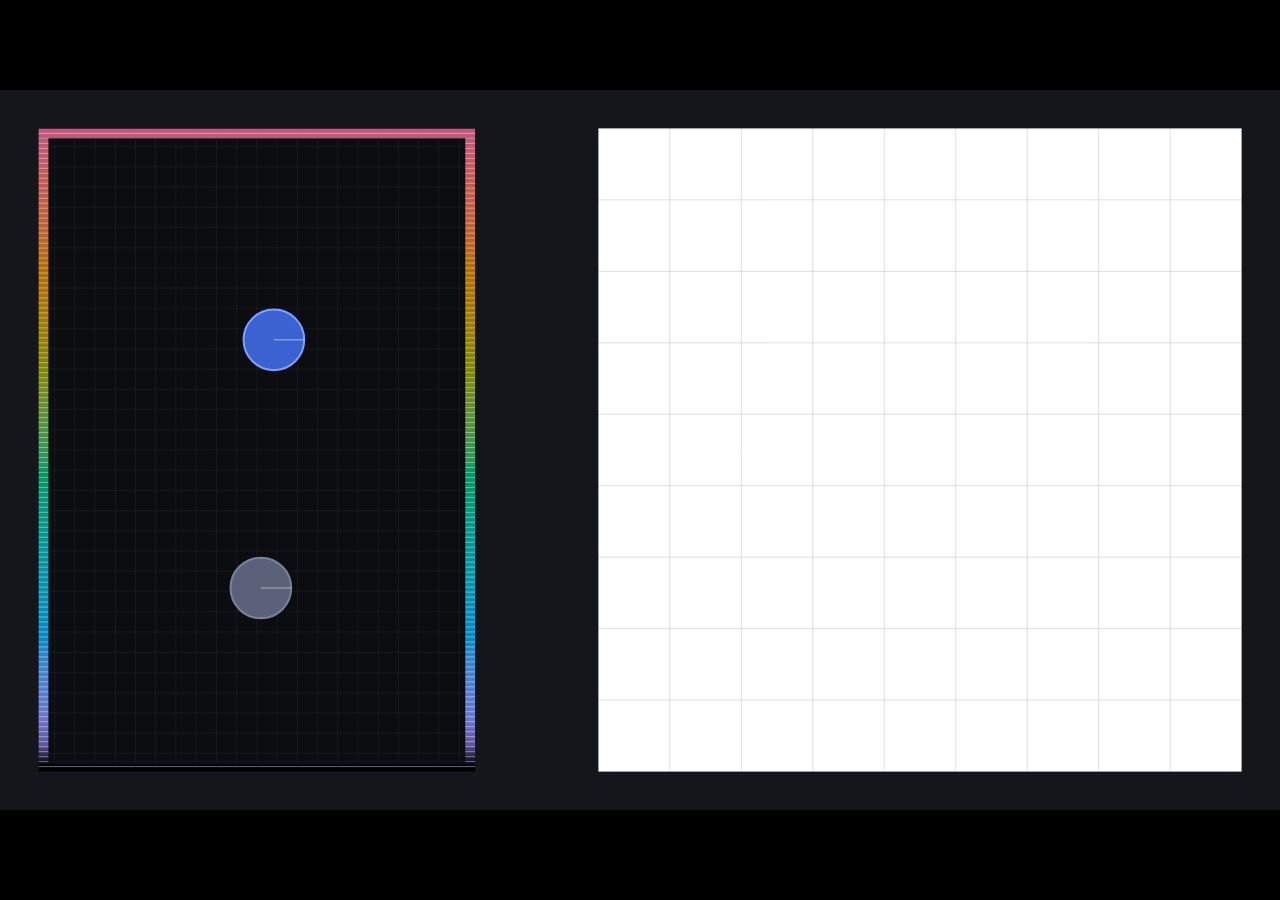
<file: tutorial.html>
<!DOCTYPE html>
<html lang="en">
<head>
<meta charset="UTF-8">
<!-- CPAL-1.0 License. See chaosaccelerator.com/license.html -->
<meta name="viewport" content="width=device-width, initial-scale=1.0, viewport-fit=cover">
<meta name="theme-color" content="#14161c">
<title>Chaos Accelerator</title>
<style>
  html, body { margin: 0; height: 100%; overflow: hidden; background: #000; }
  #stage { display: block; }
</style>
</head>
<body>
<canvas id="stage" aria-label="A simulation on the left, and the map it colors one square at a time on the right. Click or press space to go on."></canvas>
<script src="scripts/physics-engine.js?v=m249"></script>
<script src="scripts/physics-hinge-geometry.js?v=m249"></script>
<script src="scripts/physics-coords.js?v=m249"></script>
<script src="scripts/share-url.js?v=m249"></script>
<script src="scripts/tutorial.js?v=m249"></script>
</body>
</html>
</file>
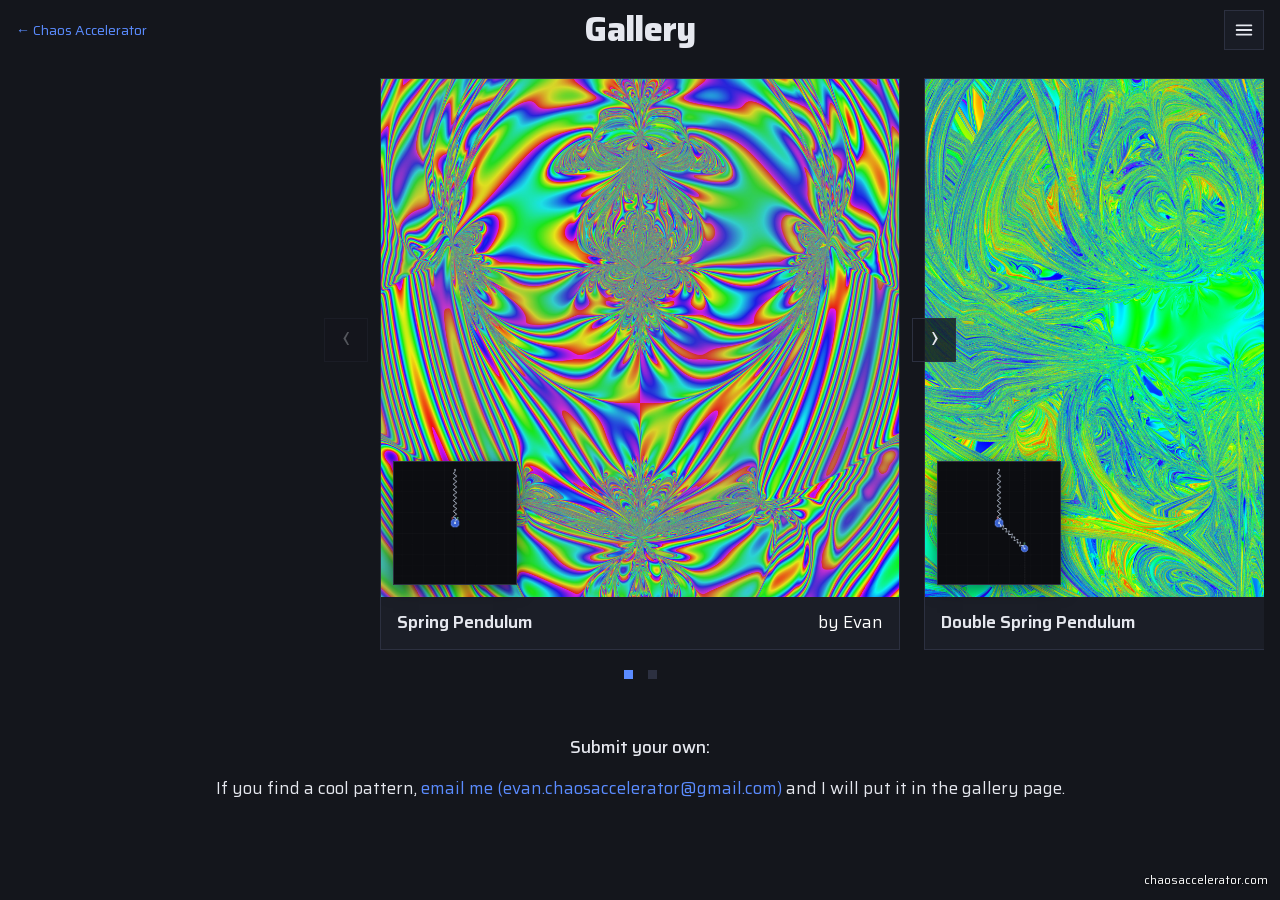
<file: gallery/gallery.html>
<!DOCTYPE html>
<html lang="en">
<head>
<meta charset="UTF-8">
<!-- CPAL-1.0 License. See chaosaccelerator.com/license.html -->
<!-- The gallery: patterns people have found, read from gallery.json in this folder (index.html's strip
     reads the same list), one entry per pattern in the order shown:
       { "scene": "scene1.jpg", "map": "map1.jpg", "name": "Double Pendulum", "creator": "Evan", "url": "../chaos.html#map/..." }
     scene and map are screenshots in this folder; url is the map at the view shown, relative so a local copy
     works (an absolute link from a submission email works too). To add one: put sceneN.jpg and mapN.jpg here
     and append an object. -->
<meta name="viewport" content="width=device-width, initial-scale=1.0, viewport-fit=cover">
<meta name="theme-color" content="#000000">
<title>Chaos Accelerator</title>
<meta name="description" content="Fractals people have made with Chaos Accelerator, and how to add yours.">
<script>
  // Before first paint, so a page with the '80s switched off never flashes them.
  try { if (localStorage.getItem("eightiesOff") !== "0") document.documentElement.classList.add("eighties-off"); } catch (e) {}
</script>
<link rel="stylesheet" href="../scripts/landing.css?v=m249">
<link rel="stylesheet" href="../scripts/eighties.css?v=m249">
<link rel="preload" href="../assets/fonts/saira-latin.woff2?v=m249" as="font" type="font/woff2" crossorigin>
</head>
<body class="eighties">
<canvas class="ride" id="ride" aria-hidden="true"></canvas>
<main class="page page-wide">

  <header class="page-head">
    <a class="back-link" href="../index.html" data-back>&larr; Chaos Accelerator</a>
    <h1>Gallery</h1>
    <script src="../scripts/corner-menu.js?v=m249"></script>
  </header>

  <section class="carousel" id="carousel" aria-roledescription="carousel" aria-label="Gallery">
    <div class="carousel-window">
      <div class="carousel-track" id="carousel-track" tabindex="0" aria-live="polite">
        <p class="carousel-note" id="carousel-note">Loading the gallery&hellip;</p>
      </div>
      <button class="carousel-arrow prev" id="carousel-prev" type="button" aria-label="Previous pattern">&#8249;</button>
      <button class="carousel-arrow next" id="carousel-next" type="button" aria-label="Next pattern">&#8250;</button>
    </div>
    <div class="carousel-dots" id="carousel-dots"></div>
  </section>

  <section class="section submit" aria-labelledby="submit-label">
    <h2 class="section-lead" id="submit-label">Submit your own:</h2>
    <!-- Opens the dialog below rather than a mailto: draft (useless where mail is a web page); the href stays a mailto: for no-script browsers. -->
    <p>If you find a cool pattern, <a id="submit-link" href="mailto:evan.chaosaccelerator@gmail.com?subject=Gallery%20submission&amp;body=Evan%2C%0D%0AI%20would%20like%20to%20submit%20my%20pattern%20for%20the%20gallery.%0D%0AUrl%3A%20%3CRequired%20to%20attach%3E%0D%0AMap%20screenshot%3A%20%3CPlease%20attach%3E%0D%0AScene%20screenshot%3A%20%3COptionally%20attach%3E%0D%0AMy%20name%20for%20attribution%3A%20%3CPreferred%2FOptional%3E%0D%0AScene%20name%3A%20%3CPreferred%2FOptional%3E">email me (evan.chaosaccelerator@gmail.com)</a> and I will put it in the gallery page.</p>
  </section>

  <dialog class="mail-dialog" id="mail-dialog" aria-labelledby="mail-dialog-title">
    <div class="mail-dialog-head">
      <h2 id="mail-dialog-title">Send me an email like this</h2>
      <button class="mail-dialog-close" id="mail-dialog-close" type="button" aria-label="Close">&times;</button>
    </div>
    <div class="mail-field">
      <div class="mail-field-label">To</div>
      <div class="mail-field-value" id="mail-to">evan.chaosaccelerator@gmail.com</div>
      <button class="mail-copy" type="button" data-copy="mail-to">Copy</button>
    </div>
    <div class="mail-field">
      <div class="mail-field-label">Subject</div>
      <div class="mail-field-value" id="mail-subject"></div>
      <button class="mail-copy" type="button" data-copy="mail-subject">Copy</button>
    </div>
    <div class="mail-field">
      <div class="mail-field-label">Body</div>
      <pre class="mail-field-value" id="mail-body"></pre>
      <button class="mail-copy" type="button" data-copy="mail-body">Copy</button>
    </div>
    <div class="mail-dialog-actions">
      <a class="mail-open" id="mail-open" href="mailto:evan.chaosaccelerator@gmail.com">Or open it in your mail app &rarr;</a>
    </div>
  </dialog>

</main>
<div class="watermark">chaosaccelerator.com</div>
<script>
  // ---- The carousel ----
  (function () {
    var carousel = document.getElementById("carousel");
    var track = document.getElementById("carousel-track");
    var note = document.getElementById("carousel-note");
    var dots = document.getElementById("carousel-dots");
    var prev = document.getElementById("carousel-prev");
    var next = document.getElementById("carousel-next");
    var count = 0;

    var slides = [];
    var reduced = window.matchMedia && window.matchMedia("(prefers-reduced-motion: reduce)").matches;

    function current() {
      var mid = track.scrollLeft + track.clientWidth / 2;
      var best = 0, bestDist = Infinity;
      slides.forEach(function (s, i) {
        var d = Math.abs(s.offsetLeft + s.offsetWidth / 2 - mid);
        if (d < bestDist) { bestDist = d; best = i; }
      });
      return best;
    }
    function goTo(i, instant) {
      i = Math.max(0, Math.min(count - 1, i));
      var s = slides[i];
      if (!s) return;
      track.scrollTo({
        left: s.offsetLeft - (track.clientWidth - s.offsetWidth) / 2,
        behavior: instant || reduced ? "auto" : "smooth",
      });
    }
    function update() {
      var i = current();
      prev.disabled = i <= 0;
      next.disabled = i >= count - 1;
      Array.prototype.forEach.call(dots.children, function (dot, j) {
        if (j === i) dot.setAttribute("aria-current", "true");
        else dot.removeAttribute("aria-current");
      });
      slides.forEach(function (s, j) { s.classList.toggle("is-current", j === i); });
    }

    function el(tag, className, textContent) {
      var node = document.createElement(tag);
      node.className = className;
      if (textContent !== undefined) node.textContent = textContent;
      return node;
    }
    function picture(src, alt, className) {
      var img = el("img", className);
      img.src = src;
      img.alt = alt;
      img.loading = "lazy";
      return img;
    }
    function slide(entry, base) {
      var a = el("a", "slide");
      a.href = new URL(entry.url, base).href;
      var frame = el("div", "slide-frame");
      frame.appendChild(picture(new URL(entry.map, base).href, entry.name + ": the map", "slide-map"));
      if (entry.scene) frame.appendChild(picture(new URL(entry.scene, base).href, entry.name + ": the scene", "slide-scene"));
      a.appendChild(frame);
      var caption = el("div", "slide-caption");
      caption.appendChild(el("span", "slide-name", entry.name));
      caption.appendChild(el("span", "slide-by", "by " + entry.creator));
      a.appendChild(caption);
      a.addEventListener("click", function (e) {
        var i = slides.indexOf(a);
        if (i !== current()) { e.preventDefault(); goTo(i); }
      });
      return a;
    }

    prev.addEventListener("click", function () { goTo(current() - 1); });
    next.addEventListener("click", function () { goTo(current() + 1); });
    track.addEventListener("keydown", function (e) {
      if (e.key === "ArrowLeft") { e.preventDefault(); goTo(current() - 1); }
      if (e.key === "ArrowRight") { e.preventDefault(); goTo(current() + 1); }
    });
    var scrollFrame = null;
    track.addEventListener("scroll", function () {
      if (scrollFrame) return;
      scrollFrame = requestAnimationFrame(function () { scrollFrame = null; update(); });
    });

    fetch(new URL("gallery.json", location.href))
      .then(function (res) { if (!res.ok) throw new Error("HTTP " + res.status); return res.json(); })
      .then(function (entries) {
        var base = new URL("gallery.json", location.href);
        note.remove();
        entries.forEach(function (entry, i) {
          var s = slide(entry, base);
          slides.push(s);
          track.appendChild(s);
          var dot = document.createElement("button");
          dot.type = "button";
          dot.setAttribute("aria-label", "Pattern " + (i + 1) + " of " + entries.length);
          dot.addEventListener("click", function () { goTo(i); });
          dots.appendChild(dot);
        });
        count = entries.length;
        if (!count) track.appendChild(el("p", "carousel-note", "Nothing here yet. Submit yours below."));
        carousel.classList.toggle("has-many", count > 1);
        var wanted = Number(location.hash.slice(1));
        if (wanted >= 1) goTo(wanted - 1, true);
        update();
      })
      .catch(function () {
        note.textContent = "The gallery couldn't be loaded.";
      });
  })();

  // ---- The submission email ----
  // The subject carries the moment the dialog was opened, to the second:
  // mail clients thread messages by subject, and a dozen submissions all
  // titled "Gallery submission" would land in the inbox as one
  // conversation. The link's own address is refreshed the same way, so a
  // reader with no script gets the same subject.
  (function () {
    var link = document.getElementById("submit-link");
    var dialog = document.getElementById("mail-dialog");
    var subjectEl = document.getElementById("mail-subject");
    var bodyEl = document.getElementById("mail-body");
    var openLink = document.getElementById("mail-open");
    var ADDRESS = "evan.chaosaccelerator@gmail.com";
    var BODY = [
      "Evan,",
      "I would like to submit my pattern for the gallery.",
      "Url: <Required to attach>",
      "Map screenshot: <Please attach>",
      "Scene screenshot: <Optionally attach>",
      "My name for attribution: <Preferred/Optional>",
      "Scene name: <Preferred/Optional>",
    ].join("\n");
    function pad(n) { return (n < 10 ? "0" : "") + n; }
    function stamp() {
      var d = new Date();
      return d.getFullYear() + "-" + pad(d.getMonth() + 1) + "-" + pad(d.getDate()) +
        " " + pad(d.getHours()) + ":" + pad(d.getMinutes()) + ":" + pad(d.getSeconds());
    }
    function refresh() {
      var subject = "Gallery submission " + stamp();
      var href = "mailto:" + ADDRESS +
        "?subject=" + encodeURIComponent(subject) +
        "&body=" + encodeURIComponent(BODY.replace(/\n/g, "\r\n"));
      link.href = href;
      openLink.href = href;
      subjectEl.textContent = subject;
      bodyEl.textContent = BODY;
    }
    refresh();

    if (!dialog.showModal) return;
    link.addEventListener("click", function (e) {
      e.preventDefault();
      refresh();
      dialog.showModal();
    });
    document.getElementById("mail-dialog-close").addEventListener("click", function () { dialog.close(); });
    dialog.addEventListener("click", function (e) { if (e.target === dialog) dialog.close(); });

    Array.prototype.forEach.call(dialog.querySelectorAll(".mail-copy"), function (button) {
      var target = document.getElementById(button.getAttribute("data-copy"));
      button.addEventListener("click", function () {
        var text = target.textContent;
        var done = function () {
          button.textContent = "Copied";
          setTimeout(function () { button.textContent = "Copy"; }, 1500);
        };
        var select = function () {
          var range = document.createRange();
          range.selectNodeContents(target);
          var sel = window.getSelection();
          sel.removeAllRanges();
          sel.addRange(range);
        };
        if (navigator.clipboard && navigator.clipboard.writeText) {
          navigator.clipboard.writeText(text).then(done, select);
        } else {
          select();
        }
      });
    });
  })();
</script>
<script src="../scripts/back-link.js?v=m249"></script>
<script src="../scripts/eighties-ride.js?v=m249"></script>
<script src="../scripts/eighties-theme.js?v=m249"></script>
<script>
  // ---- The menu's X, the '80s switch and the grid behind the page ----
  EightiesTheme.start({
    canvas: document.getElementById("ride"),
    horizon: 0.25,
    speed: 0,
    dim: 0.35,
    // Slides with the gallery's carousel, a slide at a time.
    lane: function () {
      var track = document.getElementById("carousel-track");
      var slides = track.querySelectorAll(".slide");
      var stride = slides.length > 1 ? slides[1].offsetLeft - slides[0].offsetLeft : 0;
      return stride ? track.scrollLeft / stride : 0;
    },
  });
</script>
</body>
</html>
</file>
<file: scripts/landing.css>
/* CPAL-1.0 License. See chaosaccelerator.com/license.html */

/* The document pages (index, gallery, other projects, readme, license, error).
   The app's palette is copied, not imported: the app's sheets pin html/body
   to the window's height, wrong for a page that scrolls. */
:root {
  --bg: #14161c;
  --bg-panel: #1b1e27;
  --border: #2c3040;
  --text: #e6e8ef;
  --text-dim: #9399ad;
  --accent: #5b8cff;
  --accent-hover: #75a0ff;
}

* { box-sizing: border-box; }

html { background: var(--bg); }
body {
  margin: 0;
  color: var(--text);
  font-family: -apple-system, BlinkMacSystemFont, "Segoe UI", Roboto, Helvetica, Arial, sans-serif;
  font-size: 16px;
  line-height: 1.55;
  -webkit-font-smoothing: antialiased;
}

a { color: var(--accent); text-decoration: none; }
a:hover { color: var(--accent-hover); text-decoration: underline; }

.page {
  max-width: 980px;
  margin: 0 auto;
  /* Safe-area insets: these pages keep viewport-fit=cover. */
  padding: max(10px, env(safe-area-inset-top)) max(20px, env(safe-area-inset-right)) 72px max(20px, env(safe-area-inset-left));
}

/* A page whose middle runs the whole window width (the gallery carousel). */
.page-wide {
  max-width: none;
  padding-left: max(16px, env(safe-area-inset-left));
  padding-right: max(16px, env(safe-area-inset-right));
}
.page-wide .section { max-width: 980px; margin-left: auto; margin-right: auto; }

/* Site name, lower right; same mark as #watermark in app-shell.css. */
/* Bottom gap for the watermark and '80s switch; phones get room above the gesture bar. */
:root { --corner-bottom: calc(env(safe-area-inset-bottom, 0px) + 10px); }
@media (pointer: coarse) {
  :root { --corner-bottom: max(36px, calc(env(safe-area-inset-bottom, 0px) + 14px)); }
}
.watermark {
  position: fixed;
  right: 12px;
  bottom: calc(var(--corner-bottom) - 2px);
  z-index: 2000;
  color: #fff;
  font-size: 12px;
  /* The '80s switch's height, so the two share a middle. */
  line-height: 24px;
  text-shadow: 0 1px 3px rgba(0, 0, 0, 0.8);
  pointer-events: none;
  user-select: none;
}
a.watermark { pointer-events: auto; text-decoration: none; }
a.watermark:hover { color: #fff; text-decoration: none; }

/* ---- The page head: back link, title and corner menu on one row ---- */
.page-head {
  display: grid;
  grid-template-columns: 1fr auto 1fr;
  align-items: center;
  gap: 12px;
  margin-bottom: 28px;
}
.page-head .back-link { margin: 0; justify-self: start; }
.page-head h1 {
  margin: 0;
  font-size: clamp(24px, 4vw, 34px);
  line-height: 1.1;
  letter-spacing: -0.02em;
  font-weight: 800;
  text-align: center;
}
.page-head .corner-menu { position: relative; top: auto; right: auto; justify-self: end; }

/* ---- Masthead ---- */

.masthead { text-align: center; margin-bottom: 40px; }

.masthead h1 {
  margin: 0;
  font-size: clamp(38px, 7vw, 64px);
  line-height: 1.05;
  letter-spacing: -0.02em;
  font-weight: 800;
}
.masthead h1 a {
  background: linear-gradient(135deg, #ffd23f, #ff6b35 55%, #ff2e63);
  -webkit-background-clip: text;
  background-clip: text;
  color: transparent;
  text-decoration: none;
}
.masthead h1 a:hover { filter: brightness(1.12); text-decoration: none; }

.tagline {
  margin: 14px auto 0;
  max-width: 34em;
  font-size: clamp(17px, 2.4vw, 21px);
  color: var(--text);
}

.credits {
  margin: 18px 0 0;
  font-size: 14px;
  color: var(--text-dim);
}
.credits a, .credits a:hover { color: inherit; text-decoration: none; }
.credits p { margin: 2px 0; }

/* ---- Sections ---- */

.section { margin-top: 48px; }

.section-lead {
  margin: 0 0 14px;
  font-size: 17px;
  font-weight: 500;
  text-align: center;
  color: var(--text);
}

/* 16:9 via aspect-ratio, NOT padding-top: a % padding is of the PARENT's width. */
.video {
  position: relative;
  width: 100%;
  aspect-ratio: 16 / 9;
  overflow: hidden;
  border: 1px solid var(--border);
  border-radius: 12px;
  background: #000;
}
.video iframe {
  position: absolute;
  inset: 0;
  width: 100%;
  height: 100%;
  border: 0;
}
/* ---- The way in ---- */

/* A copy of .fractalize-btn (physics.css); change both together. */
.fractalize-btn {
  display: inline-block;
  font-family: inherit;
  font-size: 17px;
  font-weight: 700;
  padding: 14px 34px;
  border-radius: 999px;
  border: none;
  color: #200b00;
  background: linear-gradient(135deg, #ffd23f, #ff6b35 55%, #ff2e63);
  box-shadow: 0 4px 18px rgba(255, 107, 53, 0.55);
  cursor: pointer;
  white-space: nowrap;
  text-decoration: none;
  animation: fractalizePulse 2.2s ease-in-out infinite;
  transition: transform 0.12s ease, box-shadow 0.12s ease, filter 0.12s ease;
}
.fractalize-btn:hover {
  color: #200b00;
  text-decoration: none;
  transform: translateY(-2px) scale(1.05);
  filter: brightness(1.08);
  box-shadow: 0 6px 26px rgba(255, 46, 99, 0.8);
}
.fractalize-btn:active { transform: translateY(0) scale(0.97); }
@keyframes fractalizePulse {
  0%, 100% { box-shadow: 0 4px 18px rgba(255, 107, 53, 0.55); }
  50% { box-shadow: 0 4px 30px rgba(255, 46, 99, 0.9); }
}
.fractalize-btn.large { font-size: 22px; padding: 18px 48px; }
@media (prefers-reduced-motion: reduce) {
  .fractalize-btn { animation: none; }
}

/* ---- Other projects ---- */

.back-link { display: inline-block; margin: 0 56px 28px 0; padding: 12px 0; font-size: 14px; line-height: 16px; }

/* The gallery's carousel with a video on each slide. */
.carousel.projects { --slide-w: min(720px, 86vw); }
.project .video { border: 0; border-bottom: 1px solid var(--border); border-radius: 0; }
.project:not(.is-current) iframe { pointer-events: none; }
.project-caption { padding: 12px 16px 14px; }
.project-caption h2 { margin: 0 0 4px; font-size: 20px; }
.project-caption p { margin: 0; font-size: 15px; color: var(--text-dim); }

/* ---- The license page ---- */

/* The LICENSE text as written: monospaced, line breaks kept, but wrapped for phones. */
.license-text {
  margin: 0;
  padding: 20px;
  font-family: ui-monospace, SFMono-Regular, Menlo, Consolas, monospace;
  font-size: 13px;
  line-height: 1.5;
  white-space: pre-wrap;
  overflow-wrap: anywhere;
  color: var(--text);
  background: var(--bg-panel);
  border: 1px solid var(--border);
  border-radius: 12px;
}

/* ---- The gallery ---- */

/* Carousel: a snap scroll container, so swipe, wheel and keyboard just work.
   Slides are narrower than the track, padded at both ends by the difference so
   first and last can center. px and vw, not %: a % here is of the content box. */
.carousel { --slide-w: min(520px, 82vw); }
.carousel-window { position: relative; }
.carousel-track {
  display: flex;
  align-items: flex-start;
  gap: 24px;
  padding-inline: calc((100% - var(--slide-w)) / 2);
  overflow-x: auto;
  scroll-snap-type: x mandatory;
  scrollbar-width: none;
  outline: none;
}
.carousel-track::-webkit-scrollbar { display: none; }
.carousel-track:focus-visible .slide.is-current { box-shadow: 0 0 0 2px var(--accent); }
.carousel-note {
  flex: 0 0 100%;
  margin: 0;
  padding: 48px 20px;
  text-align: center;
  color: var(--text-dim);
}
.slide {
  flex: 0 0 var(--slide-w);
  scroll-snap-align: center;
  display: block;
  overflow: hidden;
  border: 1px solid var(--border);
  border-radius: 14px;
  background: var(--bg-panel);
  color: var(--text);
  text-decoration: none;
  opacity: 0.55;
  transition: opacity 0.25s ease;
}
.slide.is-current { opacity: 1; }
.slide:hover { color: var(--text); text-decoration: none; }
/* The whole map in a fixed square: submissions are any shape, never cropped. */
.slide-frame { position: relative; aspect-ratio: 1 / 1; background: #0c0d11; }
.slide-map {
  position: absolute;
  inset: 0;
  width: 100%;
  height: 100%;
  object-fit: contain;
}
.slide-scene {
  position: absolute;
  left: 12px;
  bottom: 12px;
  width: 24%;
  aspect-ratio: 1 / 1;
  object-fit: cover;
  border: 1px solid var(--border);
  border-radius: 8px;
  background: #0c0d11;
  box-shadow: 0 4px 16px rgba(0, 0, 0, 0.55);
}
.slide-caption {
  display: flex;
  justify-content: space-between;
  align-items: baseline;
  gap: 12px;
  padding: 12px 16px 14px;
}
.slide-name { font-size: 17px; font-weight: 600; }
.slide-by { font-size: 17px; color: #fff; white-space: nowrap; }

.carousel-arrow {
  position: absolute;
  top: calc(50% - 46px);
  display: flex;
  align-items: center;
  justify-content: center;
  width: 44px;
  height: 44px;
  padding: 0 0 4px;
  border: 1px solid var(--border);
  border-radius: 50%;
  background: rgba(20, 22, 28, 0.8);
  color: var(--text);
  font-family: inherit;
  font-size: 30px;
  line-height: 1;
  cursor: pointer;
  transition: background 0.12s ease, border-color 0.12s ease;
}
.carousel-arrow.prev { left: max(0px, calc(50% - var(--slide-w) / 2 - 56px)); }
.carousel-arrow.next { right: max(0px, calc(50% - var(--slide-w) / 2 - 56px)); }
.carousel-arrow:hover { background: rgba(20, 22, 28, 0.95); border-color: var(--accent); }
.carousel-arrow:disabled { opacity: 0.3; cursor: default; }
.carousel-dots { display: flex; justify-content: center; margin: 12px 0 0; }
/* A 10px dot inside a 24px button, for a finger. */
.carousel-dots button {
  width: 24px;
  height: 24px;
  padding: 0;
  border: 0;
  background: none;
  cursor: pointer;
}
.carousel-dots button::before {
  content: "";
  display: block;
  width: 10px;
  height: 10px;
  margin: 0 auto;
  border-radius: 50%;
  background: var(--border);
}
.carousel-dots button[aria-current="true"]::before { background: var(--accent); }
/* One pattern: nothing to step between. */
.carousel:not(.has-many) .carousel-arrow,
.carousel:not(.has-many) .carousel-dots { display: none; }
/* Touch swipes instead; arrows would only cover the picture. */
@media (hover: none) and (pointer: coarse) {
  .carousel-arrow { display: none; }
}

.submit p { margin: 0; text-align: center; font-size: 17px; }

.mail-dialog {
  width: min(92vw, 560px);
  margin: auto;
  padding: 18px 22px 20px;
  border: 1px solid var(--border);
  border-radius: 14px;
  background: var(--bg-panel);
  color: var(--text);
  box-shadow: 0 16px 48px rgba(0, 0, 0, 0.6);
}
.mail-dialog::backdrop { background: rgba(0, 0, 0, 0.6); }
.mail-dialog-head { display: flex; align-items: center; justify-content: space-between; gap: 12px; }
.mail-dialog-head h2 { margin: 0; font-size: 20px; line-height: 1.3; }
.mail-dialog-close {
  flex: none;
  width: 32px;
  height: 32px;
  padding: 0 0 2px;
  border: 1px solid var(--border);
  border-radius: 8px;
  background: transparent;
  color: var(--text-dim);
  font-family: inherit;
  font-size: 22px;
  line-height: 1;
  cursor: pointer;
}
.mail-dialog-close:hover { background: var(--bg); color: var(--text); }
.mail-field-label {
  padding-top: 7px;
  font-size: 12px;
  font-weight: 600;
  text-transform: uppercase;
  letter-spacing: 0.04em;
  color: var(--text-dim);
}
.mail-field-value {
  margin: 0;
  padding: 7px 10px;
  font-family: inherit;
  font-size: 15px;
  line-height: 1.5;
  white-space: pre-wrap;
  overflow-wrap: anywhere;
  background: var(--bg);
  border: 1px solid var(--border);
  border-radius: 8px;
  user-select: all;
}
.mail-copy {
  padding: 7px 12px;
  border: 1px solid var(--border);
  border-radius: 8px;
  background: transparent;
  color: var(--text);
  font-family: inherit;
  font-size: 13px;
  cursor: pointer;
  transition: background 0.12s ease, border-color 0.12s ease;
}
.mail-copy:hover { background: var(--bg); border-color: var(--accent); }
.mail-dialog-actions { margin-top: 14px; text-align: right; font-size: 14px; }
.mail-dialog :focus-visible { outline: 2px solid var(--accent); outline-offset: 2px; }
@media (max-width: 480px) {
  .mail-field { grid-template-columns: minmax(0, 1fr) auto; }
  .mail-field-label { grid-column: 1 / -1; padding-top: 0; }
}

/* ---- The landing page: one screen ---- */

/* index.html is one screen: masthead, the tour (a sideways carousel), dots and
   credits. Vertical sizes are in vh so a short window shrinks type and gaps. */
body.landing {
  height: 100vh;
  height: 100dvh;
  overflow: hidden;
  overscroll-behavior: none;
}
.screen {
  position: relative;
  display: flex;
  flex-direction: column;
  height: 100%;
  padding: env(safe-area-inset-top) max(16px, env(safe-area-inset-right)) max(10px, env(safe-area-inset-bottom)) max(16px, env(safe-area-inset-left));
}
.landing .masthead { flex: none; margin: 0; padding-top: clamp(8px, 2vh, 20px); }
/* Under the corner menu's button: no room beside a 30px title on a phone. */
@media (max-width: 640px) {
  .landing .masthead { padding-top: 48px; }
}
.landing .masthead h1 { font-size: clamp(30px, min(7vw, 8.5vh), 60px); }
.landing .tagline {
  margin-top: clamp(6px, 1.2vh, 12px);
  font-size: clamp(14px, min(2.2vw, 2.4vh), 19px);
  line-height: 1.35;
}
.landing .tagline a { color: inherit; }
.landing .tagline a:hover { color: inherit; text-decoration: underline; }
.landing .launch { margin: clamp(10px, 2vh, 20px) 0 clamp(12px, 2.4vh, 24px); }
.landing .fractalize-btn.large {
  font-size: clamp(16px, 2.6vh, 22px);
  padding: clamp(11px, 2vh, 18px) clamp(30px, 5.5vh, 48px);
}

/* The tour fills what masthead and foot leave. --slide-w: as wide as the window
   allows, but no wider than fits a 16:9 picture over a caption in that height
   (cqh; a browser without it keeps the width rule and crops). Also pads the track. */
.tour {
  position: relative;
  flex: 1;
  min-height: 0;
  container-type: size;
  --slide-w: min(100%, 780px);
}
@supports (width: 1cqh) {
  .tour { --slide-w: min(100%, 780px, calc((100cqh - 84px) * 16 / 9)); }
}
.tour-track {
  position: relative;
  display: flex;
  align-items: center;
  gap: 24px;
  height: 100%;
  padding-inline: calc((100% - var(--slide-w)) / 2);
  overflow-x: auto;
  overflow-y: hidden;
  scroll-snap-type: x mandatory;
  scrollbar-width: none;
  outline: none;
}
.tour-track::-webkit-scrollbar { display: none; }
/* A slide is as tall as its content and centered in the track; off-center slides dimmed. */
.tour-slide {
  display: flex;
  flex: 0 0 var(--slide-w);
  flex-direction: column;
  max-height: 100%;
  scroll-snap-align: center;
  overflow: hidden;
  border: 1px solid var(--border);
  border-radius: 14px;
  background: var(--bg-panel);
  color: var(--text);
  opacity: 0.55;
  transition: opacity 0.25s ease;
}
.tour-slide.is-current { opacity: 1; }
/* Edge slides center only when clicked: their video would take the click. */
.tour-slide:not(.is-current) iframe { pointer-events: none; }
.tour-track:focus-visible .tour-slide.is-current { box-shadow: 0 0 0 2px var(--accent); }
/* The 16:9 picture shrinks (the caption never does) when the slide is taller than the track. */
.tour-media {
  position: relative;
  flex: 0 1 auto;
  min-height: 0;
  aspect-ratio: 16 / 9;
  background: #0c0d11;
  border-bottom: 1px solid var(--border);
}
.tour-media.video { border-radius: 0; border-width: 0 0 1px; }
.tour-media > img {
  position: absolute;
  inset: 0;
  width: 100%;
  height: 100%;
  object-fit: cover;
}
/* A YouTube embed's look before play, for a video not uploaded yet. */
.yt-fake {
  position: absolute;
  inset: 0;
  display: block;
  width: 100%;
  height: 100%;
  padding: 0;
  border: 0;
  overflow: hidden;
  background: #000;
  color: #fff;
  font-family: Roboto, Arial, sans-serif;
  text-align: left;
  cursor: pointer;
  container-type: inline-size;
}
.tour-slide:not(.is-current) .yt-fake { pointer-events: none; }
.yt-fake-thumb {
  position: absolute;
  inset: 0;
  width: 100%;
  height: 100%;
  object-fit: cover;
}
.yt-fake-top {
  position: absolute;
  inset: 0 0 auto;
  display: flex;
  align-items: flex-start;
  gap: 10px;
  padding: 12px 12px 40px;
  background: linear-gradient(rgba(0, 0, 0, 0.6), transparent);
}
.yt-fake-avatar { flex: none; width: 40px; height: 40px; border-radius: 50%; }
.yt-fake-title {
  flex: 1;
  min-width: 0;
  padding-top: 8px;
  font-size: 18px;
  line-height: 24px;
  white-space: nowrap;
  overflow: hidden;
  text-overflow: ellipsis;
  text-shadow: 0 0 2px rgba(0, 0, 0, 0.5);
}
.yt-fake-action {
  flex: none;
  display: flex;
  flex-direction: column;
  align-items: center;
  width: 72px;
  white-space: nowrap;
  font-size: 13px;
  font-weight: 500;
  line-height: 16px;
  text-shadow: 0 0 2px rgba(0, 0, 0, 0.5);
}
.yt-fake-action svg { width: 36px; height: 36px; padding: 5px; fill: #fff; }
.yt-fake-play {
  position: absolute;
  left: 50%;
  top: 50%;
  width: 68px;
  height: 48px;
  transform: translate(-50%, -50%);
}
.yt-fake-play path:first-child { transition: fill 0.1s; }
.yt-fake:not(:hover) .yt-fake-play path:first-child { fill: #212121; fill-opacity: 0.8; }
.yt-fake-watch {
  position: absolute;
  left: 12px;
  bottom: 12px;
  display: flex;
  align-items: center;
  gap: 6px;
  padding: 8px 12px;
  border-radius: 12px;
  background: rgba(23, 23, 23, 0.8);
  font-size: 15px;
  font-weight: 500;
}
.yt-fake-watch svg { width: 75px; height: 16px; }
@container (max-width: 480px) {
  .yt-fake-top { gap: 8px; padding: 8px 8px 28px; }
  .yt-fake-avatar { width: 32px; height: 32px; }
  .yt-fake-title { padding-top: 6px; font-size: 15px; line-height: 20px; }
  .yt-fake-action { display: none; }
  .yt-fake-watch { display: none; }
}
.notice-dialog { width: min(92vw, 640px); padding: 34px 32px 30px; text-align: center; }
.notice-dialog h2 { margin: 0 0 8px; font-size: clamp(24px, 5vw, 34px); line-height: 1.2; }
.notice-dialog p { margin: 0 0 22px; font-size: 19px; color: var(--text-dim); }
.notice-dialog .notice-dialog-icon {
  width: 64px;
  height: 64px;
  margin: 0 auto 16px;
  border-radius: 50%;
  background: #e5484d;
  color: #fff;
  font-size: 42px;
  font-weight: 700;
  line-height: 64px;
}
.notice-dialog .mail-copy { padding: 9px 34px; font-size: 16px; }
.tour-link {
  display: flex;
  flex-direction: column;
  min-height: 0;
  color: inherit;
  text-decoration: none;
}
.tour-link:hover { color: inherit; text-decoration: none; }
.tour-link:hover .tour-caption h2 { text-decoration: underline; }
.tour-step {
  position: absolute;
  top: 10px;
  left: 10px;
  padding: 8px 20px;
  border: 1px solid var(--border);
  border-radius: 12px;
  background: rgba(12, 13, 17, 0.82);
  color: var(--text);
  font-size: clamp(42px, 6.2vh, 50px);
  font-weight: 600;
  line-height: 1.3;
}
.tour-caption { flex: none; padding: 11px 16px 13px; }
.tour-caption h2 {
  margin: 0;
  font-size: clamp(15px, 2.2vh, 18px);
  font-weight: 600;
  line-height: 1.3;
}
.tour-caption p {
  margin: 3px 0 0;
  font-size: clamp(13px, 1.9vh, 15px);
  line-height: 1.45;
  color: var(--text-dim);
}
.gallery-strip {
  display: grid;
  grid-template-columns: repeat(auto-fit, minmax(180px, 1fr));
  grid-auto-rows: minmax(0, 1fr);
  gap: 12px;
  padding: 12px;
}
.gallery-card {
  display: flex;
  flex-direction: column;
  min-height: 0;
  overflow: hidden;
  border: 1px solid var(--border);
  border-radius: 10px;
  background: var(--bg);
  color: var(--text);
  text-decoration: none;
  transition: border-color 0.12s ease;
}
.gallery-card:hover { color: var(--text); text-decoration: none; border-color: var(--accent); }
.gallery-card-frame {
  position: relative;
  flex: 1;
  min-height: 0;
  background: #0c0d11;
  border-bottom: 1px solid var(--border);
}
.gallery-card-frame img {
  position: absolute;
  inset: 0;
  width: 100%;
  height: 100%;
  object-fit: cover;
}
.gallery-card-scene.gallery-card-scene {
  inset: auto auto 8px 8px;
  width: 26%;
  height: auto;
  aspect-ratio: 1 / 1;
  border: 1px solid var(--border);
  border-radius: 6px;
  background: #0c0d11;
  box-shadow: 0 3px 10px rgba(0, 0, 0, 0.55);
}
.gallery-card span {
  display: block;
  padding: 7px 10px 8px;
  font-size: 13px;
  white-space: nowrap;
  overflow: hidden;
  text-overflow: ellipsis;
}
.tour .carousel-arrow { top: 50%; transform: translateY(-50%); }
.tour .carousel-arrow.prev { left: max(0px, calc(50% - var(--slide-w) / 2 - 56px)); }
.tour .carousel-arrow.next { right: max(0px, calc(50% - var(--slide-w) / 2 - 56px)); }

.foot { flex: none; padding-top: clamp(4px, 1vh, 10px); text-align: center; }
.landing .carousel-dots { margin: 0; }
.landing .credits {
  margin: 2px 0 0;
  font-size: clamp(11px, 1.6vh, 13px);
  line-height: 1.5;
}

/* ---- The corner menu ---- */

/* One button at the top right and the list it drops down. */
.corner-menu {
  position: absolute;
  top: max(10px, env(safe-area-inset-top));
  right: max(12px, env(safe-area-inset-right));
  z-index: 5;
}
.corner-menu-btn {
  display: inline-flex;
  align-items: center;
  justify-content: center;
  width: 40px;
  height: 40px;
  padding: 0;
  border: 1px solid var(--border);
  border-radius: 10px;
  background: rgba(27, 30, 39, 0.85);
  color: var(--text);
  cursor: pointer;
  transition: background 0.12s ease, border-color 0.12s ease;
}
.corner-menu-btn:hover,
.corner-menu-btn[aria-expanded="true"] { background: var(--bg-panel); border-color: var(--accent); }
.corner-menu-list {
  position: absolute;
  top: calc(100% + 8px);
  right: 0;
  margin: 0;
  padding: 6px;
  list-style: none;
  min-width: 250px;
  border: 1px solid var(--border);
  border-radius: 12px;
  background: var(--bg-panel);
  box-shadow: 0 12px 32px rgba(0, 0, 0, 0.5);
}
.corner-menu-list a {
  display: flex;
  align-items: center;
  gap: 11px;
  padding: 9px 12px;
  border-radius: 8px;
  font-size: 14px;
  white-space: nowrap;
  color: var(--text);
  text-decoration: none;
}
.corner-menu-list a:hover { background: var(--bg); color: var(--text); text-decoration: none; }
/* Icons in the text color, not brand colors. */
.corner-menu-list svg { flex: none; width: 18px; height: 18px; color: var(--text); }
/* The bat is 3:1, so it gets more width, taken from the margins. */
.corner-menu-list svg.wide { width: 24px; margin: 0 -3px; }

/* ---- The readme page ---- */

/* README.md rendered as a page: the document's own headings, no masthead. */
.readme h1 {
  margin: 0 0 12px;
  font-size: clamp(34px, 6vw, 52px);
  line-height: 1.1;
  letter-spacing: -0.02em;
  font-weight: 800;
}
.readme h2 { margin: 36px 0 10px; font-size: 24px; line-height: 1.2; }
.readme h3 { margin: 28px 0 8px; font-size: 19px; line-height: 1.3; }
.readme h4, .readme h5, .readme h6 { margin: 22px 0 6px; font-size: 16px; }
.readme p, .readme ul, .readme ol, .readme blockquote { margin: 0 0 16px; }
.readme li { margin: 4px 0; }
.readme li > ul, .readme li > ol { margin: 0; }
.readme blockquote {
  padding: 2px 16px;
  border-left: 3px solid var(--border);
  color: var(--text-dim);
}
.readme hr { margin: 28px 0; border: 0; border-top: 1px solid var(--border); }
.readme img { max-width: 100%; height: auto; border-radius: 8px; }
.readme code {
  padding: 2px 5px;
  font-family: ui-monospace, SFMono-Regular, Menlo, Consolas, monospace;
  font-size: 0.9em;
  background: var(--bg-panel);
  border: 1px solid var(--border);
  border-radius: 5px;
}
.readme pre {
  margin: 0 0 16px;
  padding: 14px 16px;
  overflow-x: auto;
  background: var(--bg-panel);
  border: 1px solid var(--border);
  border-radius: 10px;
}
.readme pre code { padding: 0; border: 0; background: none; font-size: 13px; }
.readme .readme-note { color: var(--text-dim); }
</file>
<file: scripts/eighties.css>
/* CPAL-1.0 License. See chaosaccelerator.com/license.html */

/* The eighties theme, layered over landing.css: black, neon purple and a setting sun. The grid and
   sun are drawn by eighties-ride.js inside the .sun box laid out here. */

/* Saira, Latin subset, every weight in one variable file (SIL OFL, assets/fonts/OFL.txt). */
@font-face {
  font-family: "Saira";
  src: url("../assets/fonts/saira-latin.woff2?v=m249") format("woff2");
  font-weight: 100 900;
  font-display: swap;
}

:root {
  --bg: #000;
  --bg-panel: #0b0615;
  --border: #4a2a70;
  --neon: #c77dff;
  --neon-glow: rgba(199, 125, 255, 0.45);
  --text: #f3ebff;
  --text-dim: #a898c2;
  --accent: #ff4fd8;
  --accent-hover: #ff85e6;
  --font: "Saira", -apple-system, BlinkMacSystemFont, "Segoe UI", Roboto, Helvetica, Arial, sans-serif;
  --horizon: 25vh;
  --sun-r: min(22.2vh, 45vw);
  --sun-sink: 0.1;
}
@supports (height: 1dvh) {
  :root { --horizon: 25dvh; --sun-r: min(22.2dvh, 45vw); }
}

body.eighties { font-family: var(--font); background: var(--bg); }

/* Fades in over the CSS sun, which stays as the picture when WebGL is unavailable. */
.ride {
  position: fixed;
  inset: 0;
  display: block;
  width: 100%;
  height: 100%;
  opacity: 0;
  transition: opacity 0.6s ease;
}
.ride-on .ride { opacity: 1; }

/* ---- The sky: the sun, a bit under half set, and the title on it ---- */

.eighties .screen { padding-top: 0; }
.sky { flex: none; height: var(--horizon); }
.sun {
  position: absolute;
  left: calc(50% - var(--sun-r));
  top: calc(var(--horizon) - var(--sun-r) * (1 - var(--sun-sink)));
  width: calc(var(--sun-r) * 2);
  height: calc(var(--sun-r) * (1 - var(--sun-sink)));
  overflow: hidden;
}
.sun-disc {
  position: absolute;
  top: 0;
  left: 0;
  width: 100%;
  aspect-ratio: 1 / 1;
  border-radius: 50%;
  background:
    linear-gradient(transparent 21.45%, #000 21.45% 21.55%, transparent 21.55% 27.26%, #000 27.26% 27.74%,
      transparent 27.74% 36.03%, #000 36.03% 37.37%, transparent 37.37%),
    linear-gradient(#ffed59, #ff941f 16%, #ff3369 31%, #9926f2 45%);
  transition: opacity 0.6s ease;
}
.ride-on .sun-disc { opacity: 0; }

/* Black like the bands; the pink edge keeps letters readable where a band crosses them. */
.sun-title {
  position: absolute;
  left: 0;
  right: 0;
  bottom: calc(var(--sun-r) * 0.12);
  margin: 0;
  color: #000;
  font-weight: 800;
  line-height: 0.95;
  text-align: center;
  text-transform: uppercase;
  text-shadow: 0 0 1px #ff5c9a, 0 0 1px #ff5c9a, 0 0 4px rgba(255, 92, 154, 0.8);
}
.sun-title a, .sun-title a:hover { display: block; color: inherit; text-decoration: none; }
.sun-title span { display: block; }
/* Tracking also pads the last letter; the negative margin re-centers each line. */
.sun-title span:first-child { font-size: calc(var(--sun-r) * 0.345); letter-spacing: 0.1em; margin-right: -0.1em; }
.sun-title span:last-child { font-size: calc(var(--sun-r) * 0.213); letter-spacing: 0.06em; margin-right: -0.06em; }

/* The tagline on a fixed-size billboard standing just in front of the horizon. The slot is the
   gap left of the sun; the billboard shows only when it fits there whole. */
.billboard-slot {
  position: absolute;
  top: 0;
  left: 0;
  display: grid;
  place-items: end center;
  width: calc(50% - var(--sun-r));
  height: calc(var(--horizon) * 1.12);
  container: billboard / size;
}
.billboard { display: none; flex-direction: column; }
@container billboard (min-width: 345px) and (min-height: 176px) {
  .billboard { display: flex; }
}
.billboard-lamps { position: relative; flex: none; height: 12px; }
/* Faceted lamp heads, each throwing a cone of light down onto the board. */
.billboard-lamps i { position: absolute; top: 0; }
.billboard-lamps i:nth-child(1) { left: 18%; }
.billboard-lamps i:nth-child(2) { left: 50%; }
.billboard-lamps i:nth-child(3) { left: 82%; }
.billboard-lamps i::before,
.billboard-lamps i::after { content: ""; position: absolute; pointer-events: none; }
.billboard-lamps i::before {
  left: -11px;
  width: 22px;
  height: 12px;
  background: linear-gradient(100deg, #6b5a86 0 38%, #3c2f52 38% 70%, #241a35 70%);
  clip-path: polygon(20% 0, 80% 0, 100% 100%, 0 100%);
}
.billboard-lamps i::after {
  top: 12px;
  left: -51px;
  width: 102px;
  height: 60px;
  background: linear-gradient(rgba(255, 236, 190, 0.34), rgba(255, 236, 190, 0));
  clip-path: polygon(40% 0, 60% 0, 100% 100%, 0 100%);
  z-index: 1;
}
/* The right lamp's light cuts out twice in quick succession every 10 seconds. */
.billboard-lamps i:nth-child(3)::after { animation: lampFlicker 10s linear infinite; }
@keyframes lampFlicker {
  0%, 94% { opacity: 1; }
  94.01%, 95.2% { opacity: 0; }
  95.21%, 96.4% { opacity: 1; }
  96.41%, 97.6% { opacity: 0; }
  97.61%, 100% { opacity: 1; }
}
@media (prefers-reduced-motion: reduce) {
  .billboard-lamps i:nth-child(3)::after { animation: none; }
}
.billboard-board {
  flex: none;
  margin: 0;
  padding: 0.7em 0.9em;
  border: 2px solid #f2d9ff;
  background: #07030d;
  /* The grid lines' white core and purple glow (eighties-ride.js). */
  box-shadow: 0 0 4px #9933ff, 0 0 14px #9933ff, 0 0 28px rgba(153, 51, 255, 0.6), inset 0 0 10px rgba(153, 51, 255, 0.55);
}
/* Neon lettering, on the billboard or floating under Launch. */
.billboard-board,
.tagline-float {
  font-size: 17px;
  white-space: nowrap;
  font-weight: 600;
  line-height: 1.3;
  letter-spacing: 0.03em;
  text-align: center;
  text-transform: uppercase;
  color: #ffe3fa;
  text-shadow: 0 0 2px #fff, 0 0 6px #ff4fd8, 0 0 14px #ff4fd8, 0 0 26px #b400ff;
}
.billboard-board a,
.tagline-float a { color: inherit; text-decoration: none; }
.billboard-board a:hover,
.tagline-float a:hover { color: #fff; text-decoration: none; }
/* Tall, narrow screens have no room for the billboard beside the sun: the tagline floats under Launch. */
.tagline-float { display: none; flex: none; margin: 0 0 clamp(8px, 2vh, 20px); font-size: 15px; }
@media (max-aspect-ratio: 3/4) {
  .tagline-float { display: block; }
  /* The sun's top just under the top of the screen. */
  :root { --horizon: calc(var(--sun-r) * (1 - var(--sun-sink)) + 12px + env(safe-area-inset-top, 0px)); }
}
/* Two posts from the board down to the horizon. */
.billboard-posts {
  flex: none;
  height: 60px;
  background: linear-gradient(90deg, transparent 20%, #2a1a40 20% 22.5%, #5a3d80 22.5% 23.5%, transparent 23.5% 76.5%,
    #5a3d80 76.5% 77.5%, #2a1a40 77.5% 80%, transparent 80%);
  /* Soft, and fading into the floor's haze like the grid near the horizon. */
  filter: blur(0.8px);
  -webkit-mask-image: linear-gradient(#000 45%, rgba(0, 0, 0, 0.35));
  mask-image: linear-gradient(#000 45%, rgba(0, 0, 0, 0.35));
}

/* ---- Launch, just under the horizon ---- */

.eighties .launch { flex: none; margin: clamp(12px, 2.6vh, 28px) 0 clamp(10px, 2vh, 22px); text-align: center; }
.eighties .fractalize-btn {
  border-radius: 0;
  font-weight: 800;
  letter-spacing: 0.22em;
  text-indent: 0.22em;
  text-transform: uppercase;
  color: #000;
  background: linear-gradient(#ffed59, #ff941f 50%, #ff3369);
  animation-name: eightiesPulse;
}
.eighties .fractalize-btn:hover { color: #000; box-shadow: 0 0 30px rgba(255, 51, 105, 0.9); }
.eighties .fractalize-btn.large {
  font-size: clamp(15px, 2.3vh, 20px);
  padding: clamp(10px, 1.8vh, 16px) clamp(34px, 6vh, 56px);
}
@keyframes eightiesPulse {
  0%, 100% { box-shadow: 0 0 14px rgba(255, 51, 105, 0.55); }
  50% { box-shadow: 0 0 28px rgba(255, 51, 105, 0.9); }
}

/* ---- The tour ---- */

/* Room on both sides of the slide in view. cqw: a % in --slide-w is also read inside the track,
   where it means the content box. */
.eighties .tour { --room: clamp(20px, 6vw, 88px); --slide-w: min(100vw - 32px - 2 * var(--room), 780px); }
@supports (width: 1cqh) {
  .eighties .tour { --slide-w: min(100cqw - 2 * var(--room), 780px, calc((100cqh - 84px) * 16 / 9)); }
}
.eighties .tour-track { gap: clamp(40px, 9vw, 140px); }
/* The tour script animates scrollLeft itself; snapping would fight every step. */
.eighties .tour-track.swerving { scroll-snap-type: none; }
.eighties .tour-slide {
  border-color: var(--neon);
  border-radius: 0;
  background: var(--bg-panel);
  box-shadow: 0 0 18px var(--neon-glow);
}
.eighties .tour-media { background: #05020a; border-bottom-color: var(--border); }
.eighties .tour-step {
  border-color: var(--neon);
  border-radius: 0;
  background: rgba(5, 2, 10, 0.85);
  letter-spacing: 0.06em;
  text-transform: uppercase;
}
.eighties .gallery-card,
.eighties .gallery-card-scene.gallery-card-scene { border-radius: 0; }
.eighties .gallery-card:hover { border-color: var(--neon); }

.eighties .carousel-arrow {
  border-color: var(--neon);
  border-radius: 0;
  background: rgba(0, 0, 0, 0.75);
  color: var(--neon);
}
.eighties .carousel-arrow:hover { background: #000; border-color: var(--accent); color: var(--accent); box-shadow: 0 0 12px var(--neon-glow); }
.eighties .carousel-dots button::before { width: 9px; height: 9px; border-radius: 0; background: var(--border); }
.eighties .carousel-dots button[aria-current="true"]::before { background: var(--neon); box-shadow: 0 0 8px var(--neon); }
.eighties .credits { color: var(--text-dim); text-shadow: 0 0 3px #000, 0 0 6px #000; }
/* Wrapped credits would run under the watermark. */
@media (max-width: 640px) {
  .eighties .foot { padding-bottom: calc(var(--corner-bottom) + 22px - max(10px, env(safe-area-inset-bottom, 0px))); }
}
/* Phones: credits on two lines. */
@media (max-width: 640px) and (max-aspect-ratio: 3/4) {
  .eighties .credits { display: flex; flex-direction: column-reverse; }
  .credits-sep { display: none; }
}
/* Tall phones: the tour as tall as its slides, dots just under them, spare height above the credits. */
@media (max-width: 640px) and (max-aspect-ratio: 3/4) and (min-height: 740px) {
  .eighties .tour { flex: none; margin-top: 3vh; container-type: inline-size; }
  /* Height cap fitted to what sits above and below the tour. */
  .eighties .tour { --slide-w: min(100cqw - 2 * var(--room), 780px, (72vh - 366px) * 16 / 9); }
  .eighties .tour { --slide-w: min(100cqw - 2 * var(--room), 780px, (72dvh - 366px) * 16 / 9); }
  .eighties .tour-track { align-items: flex-start; }
  .eighties .foot { display: contents; }
  .eighties .carousel-dots { flex: none; margin-top: 8px; }
  .eighties .credits {
    flex: none;
    margin-top: auto;
    padding-top: 10px;
    padding-bottom: calc(var(--corner-bottom) + 36px - max(10px, env(safe-area-inset-bottom, 0px)));
  }
}

/* ---- The corner menu ---- */

.eighties .corner-menu-btn { border-color: var(--neon); border-radius: 0; background: rgba(0, 0, 0, 0.75); }
.eighties .corner-menu-btn:hover,
.eighties .corner-menu-btn[aria-expanded="true"] { background: #000; border-color: var(--accent); box-shadow: 0 0 12px var(--neon-glow); }
.eighties .corner-menu-list { border-color: var(--neon); border-radius: 0; background: #080410; box-shadow: 0 0 24px var(--neon-glow); }
.eighties .corner-menu-list a { border-radius: 0; }
.eighties .corner-menu-list a:hover { background: #1c0f2e; }

/* The button grows into the menu from its corner and the X shrinks it back. Shut, the list stays
   displayed so the shrink can play. */
.eighties .corner-menu-list {
  top: 0;
  transform-origin: top right;
  transition: transform 0.2s ease-out, opacity 0.2s ease-out;
}
.eighties .corner-menu-list[hidden] {
  display: block;
  visibility: hidden;
  opacity: 0;
  transform: scale(0.16);
  pointer-events: none;
  transition: transform 0.12s ease-in, opacity 0.12s ease-in, visibility 0s 0.12s;
}
.eighties .corner-menu-list li:first-child a { margin-right: 36px; }
.eighties .corner-menu-close {
  position: absolute;
  top: -1px;
  right: -1px;
  display: flex;
  align-items: center;
  justify-content: center;
  width: 40px;
  height: 40px;
  padding: 0;
  border: 0;
  background: none;
  color: #fff;
  cursor: pointer;
}
.eighties .corner-menu-close:hover svg { filter: drop-shadow(0 0 3px #fff) drop-shadow(0 0 6px var(--neon)); }
@media (prefers-reduced-motion: reduce) {
  .eighties .corner-menu-list, .eighties .corner-menu-list[hidden] { transition: none; }
}

@media (prefers-reduced-motion: reduce) {
  .eighties .fractalize-btn { animation: none; }
}

/* ---- The '80s switch, lower left and at the end of the corner menu ---- */

.eighties-toggle {
  position: fixed;
  left: max(12px, env(safe-area-inset-left));
  bottom: calc(var(--corner-bottom) - 2px);
  z-index: 2000;
  display: flex;
  align-items: center;
  gap: 8px;
  font-size: 12px;
  color: #fff;
  text-shadow: 0 1px 3px rgba(0, 0, 0, 0.8);
  cursor: pointer;
  user-select: none;
}
.corner-menu-list .eighties-toggle {
  position: static;
  flex-direction: row-reverse;
  justify-content: space-between;
  gap: 11px;
  margin-top: 4px;
  padding: 9px 12px;
  border-top: 1px solid var(--border);
  font-size: 14px;
  color: var(--text);
  text-shadow: none;
}
/* The app's switch (physics.css), which the landing pages do not load. */
.toggle-switch { position: relative; display: inline-block; flex: none; width: 44px; height: 24px; }
.toggle-switch input { position: absolute; width: 100%; height: 100%; margin: 0; opacity: 0; cursor: pointer; }
.toggle-slider {
  position: absolute;
  inset: 0;
  border-radius: 999px;
  background: var(--border);
  transition: background 0.15s ease;
  pointer-events: none;
}
.toggle-slider::before {
  content: "";
  position: absolute;
  left: 3px;
  top: 3px;
  width: 18px;
  height: 18px;
  border-radius: 50%;
  background: #fff;
  box-shadow: 0 1px 3px rgba(0, 0, 0, 0.4);
  transition: transform 0.15s ease;
}
.toggle-switch input:checked + .toggle-slider { background: var(--neon); }
.toggle-switch input:checked + .toggle-slider::before { transform: translateX(20px); }
.toggle-switch input:focus-visible + .toggle-slider { outline: 2px solid var(--accent); outline-offset: 2px; }

/* ---- The document pages (About, Gallery, License): neon over a still, dimmer grid ---- */

/* Positioned so it paints above the fixed grid canvas. */
.eighties .page { position: relative; color: #fff; text-shadow: 0 0 6px rgba(153, 51, 255, 0.7); }
.eighties .page h1,
.eighties .page h2,
.eighties .page h3 { color: #fff; text-shadow: 0 0 4px #b366ff, 0 0 14px #9933ff; }
.eighties .page :is(h1, h2, h3) a { color: inherit; }
.eighties .readme,
.eighties .license-text,
.eighties .slide,
.eighties .mail-dialog {
  border: 1px solid var(--neon);
  border-radius: 0;
  background: var(--bg-panel);
  box-shadow: 0 0 18px var(--neon-glow);
}
.eighties .readme { padding: clamp(18px, 3vw, 34px); }
.eighties .readme pre,
.eighties .readme code,
.eighties .readme img,
.eighties .slide-scene,
.eighties .mail-field-value,
.eighties .mail-copy,
.eighties .mail-dialog-close { border-radius: 0; }
.eighties .slide-frame,
.eighties .slide-scene { background: #05020a; }

/* ---- '80s off: index.html's dark gray look with the same layout, no WebGL ---- */

:root.eighties-off {
  --bg: #14161c;
  --bg-panel: #1b1e27;
  --border: #2c3040;
  --neon: #2c3040;
  --neon-glow: transparent;
  --text: #e6e8ef;
  --text-dim: #9399ad;
  --accent: #5b8cff;
  --accent-hover: #75a0ff;
}
.eighties-off .ride,
.eighties-off .sun-disc { display: none; }
.eighties-off .sun-title { text-shadow: none; }
.eighties-off .sun-title a {
  background: linear-gradient(#ffed59, #ff941f 35%, #ff3369 65%, #9926f2);
  -webkit-background-clip: text;
  background-clip: text;
  color: transparent;
}
.eighties-off .tour-slide,
.eighties-off .slide { opacity: 1; }
.eighties-off .tour-step { background: rgba(12, 13, 17, 0.82); }
.eighties-off .carousel-arrow { background: rgba(20, 22, 28, 0.8); color: var(--text); }
.eighties-off .carousel-dots button[aria-current="true"]::before { background: var(--accent); box-shadow: none; }
.eighties-off .credits { text-shadow: none; }
.eighties-off .corner-menu-btn { background: rgba(27, 30, 39, 0.85); }
.eighties-off .corner-menu-btn:hover,
.eighties-off .corner-menu-btn[aria-expanded="true"] { background: var(--bg-panel); }
.eighties-off .corner-menu-list { background: var(--bg-panel); box-shadow: 0 12px 32px rgba(0, 0, 0, 0.5); }
.eighties-off .corner-menu-list a:hover { background: var(--bg); }
.eighties-off .corner-menu-close:hover svg { filter: none; color: var(--accent); }
.eighties-off .billboard-lamps,
.eighties-off .billboard-posts { visibility: hidden; }
.eighties-off .billboard-board { border-color: transparent; background: none; box-shadow: none; color: var(--text); text-shadow: none; }
.eighties-off .tagline-float { color: var(--text); text-shadow: none; }
.eighties-off .page,
.eighties-off .page h1,
.eighties-off .page h2,
.eighties-off .page h3 { color: var(--text); text-shadow: none; }
</file>
<file: challenges/challenges.css>
/* CPAL-1.0 License. See chaosaccelerator.com/license.html */

/* On top of landing.css: the list borrows its page styles; play mode covers the window. */

[hidden] { display: none !important; }

.challenge-intro p { color: var(--text-dim); line-height: 1.55; max-width: 640px; }
.progress-total { margin: 0 0 8px; text-align: center; color: var(--text-dim); font-variant-numeric: tabular-nums; }
.section-progress { margin-left: 10px; font-size: 14px; font-weight: 500; color: var(--text-dim); font-variant-numeric: tabular-nums; }
.progress-done { color: #c9a227; }
.confetti { position: fixed; inset: 0; width: 100%; height: 100%; pointer-events: none; z-index: 100; }
.challenge-intro b { color: var(--text); }

.challenge-list { display: grid; gap: 18px; margin-top: 20px; }
.challenge-card {
  display: grid;
  grid-template-columns: minmax(0, 1fr) 220px;
  gap: 18px;
  padding: 16px;
  background: var(--bg-panel);
  border: 1px solid var(--border);
  border-radius: 10px;
}
.challenge-card h3 { margin: 0 0 6px; font-size: 20px; }
.challenge-card .solved { font-size: 13px; color: #c9a227; margin-left: 8px; }
.challenge-card p { margin: 0 0 12px; color: var(--text-dim); line-height: 1.5; }
.challenge-card video,
.challenge-card img.card-still { width: 100%; border-radius: 6px; background: #0c0d11; display: block; }
.challenge-card .order { font-size: 13px; color: var(--text); font-variant-numeric: tabular-nums; }
.challenge-card button {
  font: inherit;
  padding: 8px 14px;
  color: #fff;
  background: var(--accent);
  border: 0;
  border-radius: 6px;
  cursor: pointer;
}
.challenge-card button:hover { background: var(--accent-hover); }
.challenge-card button:disabled,
.challenge-card button:disabled:hover { color: var(--text-dim); background: var(--border); cursor: default; }
.challenge-card button.secondary { color: var(--text); background: transparent; border: 1px solid var(--border); }
.challenge-card button.secondary:hover { background: var(--bg-input, #232735); }
.challenge-card button.danger,
.reset-all button,
.confirm-actions .danger {
  color: #ff5f56;
  background: transparent;
  border: 1px solid #ff5f56;
}
.challenge-card button.danger:hover,
.reset-all button:hover:not(:disabled),
.confirm-actions .danger:hover { color: #fff; background: #ff5f56; }
.reset-all { margin: 28px 0 0; text-align: right; }
.reset-all button { font: inherit; padding: 8px 14px; border-radius: 6px; cursor: pointer; }
.reset-all button:disabled { opacity: 0.4; cursor: default; }

/* The reset confirmation, in the GOAL! card's frame with a red edge. */
.confirm-dialog {
  padding: 0;
  color: var(--text);
  background: transparent;
  border: 0;
  max-width: min(420px, calc(100vw - 32px));
}
.confirm-dialog::backdrop { background: rgba(12, 13, 17, 0.6); }
.confirm-card {
  padding: 20px 24px;
  background: var(--bg-panel);
  border: 1px solid #ff5f56;
  border-radius: 12px;
  box-shadow: 0 10px 40px rgba(0, 0, 0, 0.6);
}
.confirm-card h2 { margin: 0 0 8px; font-size: 20px; }
.confirm-card p { margin: 0 0 16px; color: var(--text-dim); line-height: 1.5; }
.confirm-card .confirm-actions { display: flex; justify-content: flex-end; gap: 8px; margin: 0; }
.confirm-actions .danger { margin: 0; font: inherit; font-size: 14px; padding: 6px 12px; border-radius: 6px; cursor: pointer; }

.challenge-card canvas.card-rose { width: 100%; aspect-ratio: 1; display: block; background: #0c0d11; border-radius: 6px; }
/* An attempted challenge's best, a box of its own between the title and the chart. */
.challenge-card.has-best { grid-template-columns: max-content minmax(0, 1fr) 220px; }
.challenge-card.has-best > div:first-child { grid-column: 1; grid-row: 1; }
.challenge-card.has-best > canvas { grid-column: 3; grid-row: 1; }
.best-box {
  grid-column: 2;
  grid-row: 1;
  align-self: start;
  display: grid;
  grid-template-columns: minmax(0, 1fr);
  gap: 18px;
  padding: 14px;
  background: var(--bg);
  border: 1px solid var(--border);
  border-radius: 8px;
}
.best-box.has-scene { grid-template-columns: minmax(0, 1fr) 206px; }
.best-box .best-solved { margin: 0 0 4px; font-weight: 600; color: #c9a227; }
.card-actions { display: flex; flex-wrap: wrap; gap: 8px; }
.challenge-card img.card-scene { width: 100%; display: block; border: 1px solid var(--border); border-radius: 6px; background: #14161c; }
.challenge-card canvas.card-plot { width: 100%; aspect-ratio: 3 / 2; display: block; background: #0c0d11; border-radius: 6px; }

/* ---- Play mode ---- */
.play-page {
  position: fixed;
  inset: 0;
  display: flex;
  flex-direction: column;
  background: var(--bg);
  z-index: 10;
}
.play-bar {
  display: flex;
  align-items: center;
  gap: 12px;
  padding: 6px 10px;
  background: var(--bg-panel);
  border-bottom: 1px solid var(--border);
  padding-top: max(6px, env(safe-area-inset-top));
}
.play-title { flex: 1; text-align: center; font-weight: 600; white-space: nowrap; overflow: hidden; text-overflow: ellipsis; }
.score { font-size: 14px; color: var(--text-dim); font-variant-numeric: tabular-nums; white-space: nowrap; }
.score b { color: var(--text); font-weight: 600; }
.score.score-win b { color: #c9a227; }
.bar-btn {
  font: inherit;
  font-size: 14px;
  padding: 6px 10px;
  color: var(--text);
  background: transparent;
  border: 1px solid var(--border);
  border-radius: 6px;
  cursor: pointer;
  text-decoration: none;
}
.bar-btn:hover { background: var(--bg-input, #232735); color: var(--text); text-decoration: none; }

.play-stage { position: relative; flex: 1; min-height: 0; }
#engine { position: absolute; inset: 0; width: 100%; height: 100%; border: 0; background: #0c0d11; }

.target-panel {
  position: absolute;
  right: 12px;
  bottom: 40px; /* clear of the map's watermark */
  width: 260px;
  padding: 10px;
  background: rgba(27, 30, 39, 0.94);
  border: 1px solid var(--border);
  border-radius: 10px;
  box-shadow: 0 6px 24px rgba(0, 0, 0, 0.45);
}
.target-panel video,
.target-panel img.target-image { width: 100%; border-radius: 6px; background: #0c0d11; display: block; }
.target-rose { width: 100%; aspect-ratio: 1; border-radius: 6px; background: #0c0d11; display: block; }
.target-plot { width: 100%; aspect-ratio: 3 / 2; border-radius: 6px; background: #0c0d11; display: block; }
.best-panel { right: auto; left: 12px; }
.panel-close {
  display: block;
  margin: -6px -6px 2px auto;
  width: 24px;
  height: 24px;
  padding: 0;
  font: inherit;
  font-size: 18px;
  line-height: 1;
  color: var(--text-dim);
  background: transparent;
  border: 0;
  border-radius: 6px;
  cursor: pointer;
}
.panel-close:hover { color: var(--text); background: var(--bg-input, #232735); }
.target-order { margin: 8px 0 4px; font-size: 13px; font-variant-numeric: tabular-nums; }
.target-help { margin: 0; font-size: 12px; color: var(--text-dim); line-height: 1.45; }
.target-help b { color: var(--text); }
.best-actions { display: flex; align-items: center; gap: 10px; margin: 0; font-size: 12px; }

.toast {
  position: absolute;
  left: 50%;
  bottom: 24px;
  transform: translateX(-50%);
  padding: 8px 14px;
  background: rgba(27, 30, 39, 0.94);
  border: 1px solid var(--border);
  border-radius: 8px;
  font-size: 14px;
  pointer-events: none;
}

/* Top center, over the map only where it sits: the rest stays usable. */
.win-panel {
  position: absolute;
  top: 12px;
  left: 50%;
  transform: translateX(-50%);
  width: max-content;
  max-width: calc(100% - 24px);
}
.win-card {
  padding: 14px 20px;
  text-align: center;
  background: var(--bg-panel);
  border: 1px solid #c9a227;
  border-radius: 12px;
  box-shadow: 0 10px 40px rgba(0, 0, 0, 0.6);
  max-width: 460px;
}
.win-card h2 { margin: 0 0 4px; font-size: 28px; color: #c9a227; letter-spacing: 0.04em; }
.win-card p { margin: 0 0 10px; color: var(--text-dim); }
.win-actions { display: flex; flex-wrap: wrap; gap: 8px; justify-content: center; }

@media (max-width: 760px) {
  .challenge-card, .challenge-card.has-best, .best-box.has-scene { grid-template-columns: 1fr; }
  .challenge-card.has-best > div:first-child,
  .challenge-card.has-best > canvas,
  .challenge-card.has-best > .best-box { grid-column: auto; grid-row: auto; }
  .target-panel { width: min(260px, calc(100vw - 24px)); bottom: auto; top: 12px; }
  .best-panel { top: auto; bottom: 12px; }
  .score { display: none; }
}

/* While a challenge plays, the map in the frame shows its own watermark. */
body:has(#play-page:not([hidden])) > .watermark { display: none; }
</file>
<file: scripts/color-blind.css>
/* CPAL-1.0 License. See chaosaccelerator.com/license.html */

/* Color Blind Support (color-blind.js sets html[data-color-blind]): the pages' own colors per mode.
   Loaded after every other sheet; the canvases and the map take theirs from ColorBlind.palette(). */

/* Every mode's scales have light stretches: the Set Output swatch's label gets a full outline. */
html[data-color-blind] button.tool-btn.output-key {
  text-shadow: -1px -1px 0 #000, 1px -1px 0 #000, -1px 1px 0 #000, 1px 1px 0 #000, 0 0 2px #000;
}

/* Trick Shot's goal tile (challenge-frame.css): these scales reach white, so the tile is striped too. */
html[data-color-blind].challenge-trick #grid-canvas-area {
  background-image: url("data:image/svg+xml,%3Csvg%20xmlns='http://www.w3.org/2000/svg'%20width='180'%20height='220'%3E%3Ctext%20x='90'%20y='64'%20text-anchor='middle'%20font-family='Helvetica,Arial,sans-serif'%20font-weight='700'%20font-size='34'%20fill='%23c9a227'%3EGOAL!%3C/text%3E%3Ctext%20x='0'%20y='174'%20text-anchor='middle'%20font-family='Helvetica,Arial,sans-serif'%20font-weight='700'%20font-size='34'%20fill='%23c9a227'%3EGOAL!%3C/text%3E%3Ctext%20x='180'%20y='174'%20text-anchor='middle'%20font-family='Helvetica,Arial,sans-serif'%20font-weight='700'%20font-size='34'%20fill='%23c9a227'%3EGOAL!%3C/text%3E%3C/svg%3E"), repeating-linear-gradient(45deg, #ffffff 0 10px, #c4c4c4 10px 20px);
  background-size: 180px 220px, auto;
}

/* ---- Red-Green: danger and error move to vermillion and orange, away from the greens ---- */
html[data-color-blind="red-green"] {
  --danger: #d55e00;
  --danger-hover: #e8743a;
}
html[data-color-blind="red-green"] .status-playing { background: #3a3510; color: #ffe066; }
html[data-color-blind="red-green"] .status-error { background: #3a1c0a; color: #f0a060; }
html[data-color-blind="red-green"] .app-toast { color: #ffb27a; }
html[data-color-blind="red-green"] .challenge-card button.danger,
html[data-color-blind="red-green"] .reset-all button,
html[data-color-blind="red-green"] .confirm-actions .danger { color: #d55e00; border-color: #d55e00; }
html[data-color-blind="red-green"] .challenge-card button.danger:hover,
html[data-color-blind="red-green"] .reset-all button:hover:not(:disabled),
html[data-color-blind="red-green"] .confirm-actions .danger:hover { color: #fff; background: #d55e00; }
html[data-color-blind="red-green"] .confirm-card { border-color: #d55e00; }

/* ---- Blue-Yellow: Playing stops looking like the blue Editing ---- */
html[data-color-blind="blue-yellow"] .status-playing { background: #30333d; color: #ffffff; }

/* ---- Monochrome: every color a gray, told apart by lightness ---- */
html[data-color-blind="monochrome"] {
  --bg: #161616;
  --bg-panel: #1e1e1e;
  --bg-input: #111111;
  --bg-panel-float: rgba(30, 30, 30, 0.9);
  --border: #333333;
  --text: #e8e8e8;
  --text-dim: #9e9e9e;
  --accent: #808080;
  --accent-hover: #929292;
  --danger: #bebebe;
  --danger-hover: #d1d1d1;
}
html[data-color-blind="monochrome"].drop-shadow-off { --bg-panel-float: rgba(30, 30, 30, 0.95); }
html[data-color-blind="monochrome"] button.danger:hover,
html[data-color-blind="monochrome"] .challenge-card button.danger:hover,
html[data-color-blind="monochrome"] .reset-all button:hover:not(:disabled),
html[data-color-blind="monochrome"] .confirm-actions .danger:hover { color: #111111; background: #bebebe; }
html[data-color-blind="monochrome"] .challenge-card button.danger,
html[data-color-blind="monochrome"] .reset-all button,
html[data-color-blind="monochrome"] .confirm-actions .danger { color: #bebebe; border-color: #bebebe; }
html[data-color-blind="monochrome"] .confirm-card { border-color: #bebebe; }

html[data-color-blind="monochrome"] .status-ok { background: #262626; color: #b0b0b0; }
html[data-color-blind="monochrome"] .status-playing { background: #3d3d3d; color: #ffffff; }
html[data-color-blind="monochrome"] .status-error { background: #dedede; color: #111111; }
html[data-color-blind="monochrome"] .stats-status-stale { color: #bebebe; }
html[data-color-blind="monochrome"] .app-toast { color: #dedede; }

html[data-color-blind="monochrome"] .tool-btn:hover { background: #1a1a1a; }
html[data-color-blind="monochrome"] .tool-btn.portals-placed,
html[data-color-blind="monochrome"] .tool-btn.portals-placed:hover { background: #555555; border-color: #9e9e9e; }
html[data-color-blind="monochrome"] button.tool-btn.input-set { background: #5a5a5a; border-color: #8a8a8a; }
html[data-color-blind="monochrome"] button.tool-btn.input-set:hover { background: #666666; }
html[data-color-blind="monochrome"] .tool-btn.highlight-hint {
  border-color: #ffffff;
  animation-name: highlightHintPulseGray;
}
@keyframes highlightHintPulseGray {
  0%, 100% { box-shadow: 0 0 0 0 rgba(255, 255, 255, 0.6); }
  50% { box-shadow: 0 0 0 6px rgba(255, 255, 255, 0); }
}

html[data-color-blind="monochrome"] .fractalize-btn:not(.not-ready),
html[data-color-blind="monochrome"] .fractalize-btn:not(.not-ready):hover {
  color: #111111;
  background: linear-gradient(135deg, #f2f2f2, #b0b0b0 55%, #7a7a7a);
  box-shadow: 0 4px 18px rgba(255, 255, 255, 0.25);
  animation-name: fractalizePulseGray;
}
html[data-color-blind="monochrome"]:not(.eighties-off) .fractalize-btn:not(.not-ready),
html[data-color-blind="monochrome"]:not(.eighties-off) .fractalize-btn:not(.not-ready):hover {
  color: #000000;
  background: linear-gradient(#f2f2f2, #b0b0b0 50%, #7a7a7a);
}
@keyframes fractalizePulseGray {
  0%, 100% { box-shadow: 0 4px 18px rgba(255, 255, 255, 0.2); }
  50% { box-shadow: 0 4px 30px rgba(255, 255, 255, 0.45); }
}

html[data-color-blind="monochrome"] #tip-popover-dismiss { border-color: #5a5a5a; background: #383838; }
html[data-color-blind="monochrome"] #tip-popover-dismiss:hover { background: #454545; }

html[data-color-blind="monochrome"] .progress-done,
html[data-color-blind="monochrome"] .challenge-card .solved,
html[data-color-blind="monochrome"] .best-box .best-solved,
html[data-color-blind="monochrome"] .score.score-win b,
html[data-color-blind="monochrome"] .win-card h2 { color: #dedede; }
html[data-color-blind="monochrome"] .win-card { border-color: #dedede; }
</file>
<file: scripts/physics.css>
/* CPAL-1.0 License. See chaosaccelerator.com/license.html */

/* The scene builder (editor view of chaos.html): theme variables, panel, canvas, controls. */
:root {
  --bg: #14161c;
  --bg-panel: #1b1e27;
  --bg-input: #0f1116;
  --border: #2c3040;
  --text: #e6e8ef;
  --text-dim: #9399ad;
  --accent: #5b8cff;
  --accent-hover: #75a0ff;
  --danger: #ff5f56;
  --danger-hover: #ff7a72;
  --panel-width: 320px;
}

* { box-sizing: border-box; }

html, body {
  height: 100%;
  margin: 0;
  padding: 0;
  background: var(--bg);
  color: var(--text);
  font-family: -apple-system, BlinkMacSystemFont, "Segoe UI", Roboto, Helvetica, Arial, sans-serif;
}

#app {
  height: 100vh;
  display: flex;
  flex-direction: column;
}

.status-ok, .status-playing {
  font-size: 12px;
  padding: 4px 10px;
  border-radius: 999px;
  white-space: nowrap;
}
.status-ok { background: #21273a; color: #9db0e8; }
.status-playing { background: #163a25; color: #7ee0a0; }
.status-error { background: #3a1418; color: #ff9a9a; }

/* ---- Panel head: all the chrome there is (#editor-view only; the grid view keeps its own menu column) ---- */
.panel-head {
  display: flex;
  align-items: center;
  gap: 8px;
  flex-shrink: 0;
}
/* Errors only: a compile failure or an unreadable scene. */
#status:not(.status-error) {
  display: none;
}
#status.status-error {
  flex: 1;
  min-width: 0;
}

#main {
  flex: 1;
  display: flex;
  min-height: 0;
}

#panel {
  width: var(--panel-width);
  flex-shrink: 0;
  background: var(--bg-panel);
  border-right: 1px solid var(--border);
  overflow-y: auto;
  padding: 16px;
  display: flex;
  flex-direction: column;
  gap: 20px;
}

.panel-section h2 {
  font-size: 13px;
  text-transform: uppercase;
  letter-spacing: 0.04em;
  color: var(--text-dim);
  margin: 0 0 10px 0;
}

.tool-grid {
  display: grid;
  grid-template-columns: 1fr 1fr;
  gap: 8px;
}

button {
  font-family: inherit;
  font-size: 13px;
  padding: 8px 14px;
  border-radius: 6px;
  border: 1px solid transparent;
  background: var(--accent);
  color: white;
  cursor: pointer;
}
button:hover { background: var(--accent-hover); }
button:disabled { opacity: 0.5; cursor: not-allowed; }
button.secondary {
  background: transparent;
  border-color: var(--border);
  color: var(--text);
}
button.secondary:hover { background: var(--bg-input); }
button.danger {
  background: transparent;
  border-color: var(--danger);
  color: var(--danger);
}
button.danger:hover { background: var(--danger); color: white; }

.tool-btn {
  background: var(--bg-input);
  border: 1px solid var(--border);
  color: var(--text);
}
.tool-btn:hover { background: #171a22; }
.tool-btn.active {
  background: var(--accent);
  border-color: var(--accent);
  color: white;
}
/* + Portals: green and spent while the pair is placed. */
.tool-btn.portals-placed,
.tool-btn.portals-placed:hover { background: #1f7a4f; border-color: #36d399; }
.tool-btn.portals-placed:disabled { opacity: 1; }

/* Native <details>/<summary>, collapsed by default. Open, a dashed fieldset-style box
   with the summary as legend: pulled out of flow, background-matched to erase the line. */
.collapsible {
  margin-top: 12px;
}
.collapsible > summary {
  cursor: pointer;
  font-size: 12px;
  color: var(--text-dim);
  list-style: none;
  display: flex;
  align-items: center;
  gap: 6px;
  user-select: none;
}
.collapsible > summary::-webkit-details-marker { display: none; }
.collapsible > summary::before {
  content: "\25b8";
  display: inline-block;
  font-size: 16px;
  line-height: 1;
  transition: transform 0.15s ease;
}
.collapsible[open] > summary::before {
  transform: rotate(90deg);
}
.collapsible > summary:hover { color: var(--text); }
.collapsible[open] {
  position: relative;
  border: 1px dashed var(--border);
  border-radius: 6px;
  padding: 10px;
}
.collapsible[open] > summary {
  position: absolute;
  top: -9px;
  left: 8px;
  padding: 0 6px;
  background: var(--bg-panel);
}
.collapsible-body {
  margin-top: 4px;
}
.collapsible-body .field:last-child { margin-bottom: 0; }

.field {
  display: block;
  font-size: 13px;
  margin-bottom: 10px;
}
.field span {
  display: flex;
  justify-content: space-between;
  margin-bottom: 6px;
  color: var(--text-dim);
}
.field span b { color: var(--text); font-weight: 600; }
/* Simulation Duration readout, typed into: reads like the bold number until focused. 16px or iOS zooms. */
.steps-number {
  width: 5.2em;
  padding: 1px 4px;
  font: inherit;
  font-weight: 600;
  text-align: right;
  color: var(--text);
  background: transparent;
  border: 1px solid var(--border);
  border-radius: 4px;
}
.steps-number:focus { outline: none; border-color: var(--accent, #5b8cff); }
html.input-coarse .steps-number { font-size: 16px; }

input[type="range"] {
  width: 100%;
  accent-color: var(--accent);
}
input[type="range"]:disabled { opacity: 0.5; }

select {
  font-family: inherit;
  font-size: 13px;
  padding: 6px 8px;
  border-radius: 6px;
  border: 1px solid var(--border);
  background: var(--bg-input);
  color: var(--text);
}
select:disabled { opacity: 0.5; }

/* A select that is the whole field (Edge Handling): full width, not its longest option. */
.field select {
  width: 100%;
}

.dual-select {
  display: flex;
  gap: 8px;
}
.dual-select select {
  flex: 1;
  min-width: 0;
}
/* An author display beats the UA's [hidden] rule, so el.hidden needs this. */
.dual-select[hidden] {
  display: none;
}
/* Same guarantee for the Spring section (refreshSpringPanel). */
#spring-section[hidden] {
  display: none;
}

.editor-actions {
  display: flex;
  gap: 8px;
  margin-top: 10px;
}
/* Clear All sized like a tool button. */
#samples-section .editor-actions { display: grid; grid-template-columns: 1fr 1fr; }

.field-row {
  display: flex;
  align-items: center;
  gap: 10px;
  margin-top: 4px;
}
/* Simulation's Advanced box sits right above the playback controls: 4px reads cramped after a bordered box. */
.collapsible + .field-row,
.collapsible + .playback-controls {
  margin-top: 18px;
}
.field-row button { flex: 1; }

.readout {
  font-size: 12px;
  color: var(--text-dim);
  font-variant-numeric: tabular-nums;
  margin: 8px 0 0 0;
}
.readout:empty { display: none; }

#canvas-area {
  flex: 1;
  position: relative;
  min-width: 0;
  background: #0c0d11;
  /* Centers #physics-canvas, which resizeCanvas() sizes in JS (not 100%/100%). */
  display: flex;
  align-items: center;
  justify-content: center;
}
/* A shared scene of another shape: black bars around its frame (resizeCanvas). */
#canvas-area.letterboxed {
  background: #000;
}

/* Floats over the scene, positioned against #canvas-area so it stays centered in both
   layouts. pointer-events none on the wrapper, auto on children: the empty space must not block the canvas. */
#fractalize-wrap {
  position: absolute;
  left: 50%;
  bottom: 24px;
  transform: translateX(-50%);
  display: flex;
  flex-direction: column;
  align-items: center;
  gap: 8px;
  z-index: 10;
  pointer-events: none;
}
#fractalize-wrap > * {
  pointer-events: auto;
}
#fractalize-wrap .readout {
  background: rgba(12, 13, 17, 0.92);
  border: 1px solid var(--border);
  border-radius: 6px;
  padding: 6px 12px;
  max-width: 320px;
  text-align: center;
  margin: 0;
  color: var(--text);
}
/* A genuine error, shown only after a send attempt fails. */
#fractalize-wrap .readout.error {
  border-color: var(--danger);
  color: var(--danger);
}

/* Builder Nerd Stats, top left under the home button. Look shared with #perf-readout. */
#editor-perf-readout {
  display: none;
  left: var(--panel-inset);
  top: calc(var(--panel-inset) + var(--settings-btn-size) + 10px);
  z-index: 9;
}
html:has(#perf-readout-checkbox:checked) #editor-perf-readout {
  display: block;
}

/* The Play transport, floated top-center over the scene. Its own translucent card:
   .playback-controls was designed for #panel's solid background. */
#playback-toolbar {
  position: absolute;
  left: 50%;
  top: var(--panel-inset);
  transform: translateX(-50%);
  z-index: 10;
  display: flex;
  flex-direction: column;
  align-items: center;
  gap: 4px;
  padding: 8px 14px;
  background: var(--bg-panel-float);
  backdrop-filter: blur(12px);
  -webkit-backdrop-filter: blur(12px);
  border: 1px solid var(--border);
  border-radius: 12px;
  box-shadow: 0 10px 30px rgba(0, 0, 0, 0.45);
}
/* Their margin-top was for #panel's column; meaningless here. */
#playback-toolbar .playback-controls {
  margin-top: 0;
}
#playback-toolbar .readout {
  margin-top: 0;
}
/* Not-ready hint (showNotReadyHint in physics-ui.js): calmer than .error, nothing is broken. */
#fractalize-wrap .readout.hint {
  border-color: var(--accent);
  color: var(--accent-hover);
}

/* Loud on purpose: the one action that leaves the editor. Always this color; .not-ready below is the exception. */
.fractalize-btn {
  font-family: inherit;
  font-size: 17px;
  font-weight: 700;
  padding: 14px 34px;
  border-radius: 999px;
  border: none;
  color: #200b00;
  background: linear-gradient(135deg, #ffd23f, #ff6b35 55%, #ff2e63);
  box-shadow: 0 4px 18px rgba(255, 107, 53, 0.55);
  cursor: pointer;
  white-space: nowrap;
  animation: fractalizePulse 2.2s ease-in-out infinite;
  transition: transform 0.12s ease, box-shadow 0.12s ease, filter 0.12s ease;
}
/* The gradient again: button:hover above would paint it blue. */
.fractalize-btn:hover {
  background: linear-gradient(135deg, #ffd23f, #ff6b35 55%, #ff2e63);
  transform: translateY(-2px) scale(1.05);
  filter: brightness(1.08);
  box-shadow: 0 6px 26px rgba(255, 46, 99, 0.8);
}
.fractalize-btn:active {
  transform: translateY(0) scale(0.97);
}
/* A class, not :disabled: a disabled button stops firing the hover events this depends on. */
.fractalize-btn.not-ready,
.fractalize-btn.not-ready:hover {
  animation: none;
  cursor: not-allowed;
  color: var(--text-dim);
  background: var(--border);
  box-shadow: none;
  transform: none;
  filter: none;
}
@keyframes fractalizePulse {
  0%, 100% { box-shadow: 0 4px 18px rgba(255, 107, 53, 0.55); }
  50% { box-shadow: 0 4px 30px rgba(255, 46, 99, 0.9); }
}

/* Pulses the button that would move the scene toward ready (gridReadiness's highlight list). */
@keyframes highlightHintPulse {
  0%, 100% { box-shadow: 0 0 0 0 rgba(255, 107, 53, 0.65); }
  50% { box-shadow: 0 0 0 6px rgba(255, 107, 53, 0); }
}
.tool-btn.highlight-hint {
  border-color: #ff6b35;
  animation: highlightHintPulse 1.1s ease-out infinite;
}

#physics-canvas {
  display: block;
  cursor: default;
  background: #0c0d11;
}
#physics-canvas.tool-select { cursor: default; }
#physics-canvas.tool-circle,
#physics-canvas.tool-line,
#physics-canvas.tool-velocity,
#physics-canvas.tool-basin { cursor: crosshair; }
#physics-canvas.tool-anchor,
#physics-canvas.tool-hinge,
#physics-canvas.tool-input,
#physics-canvas.tool-input-velocity,
#physics-canvas.tool-output { cursor: pointer; }
#physics-canvas.dragging { cursor: grabbing; }

/* Gear button and its close twin in the settings panel: square, icon-only. */
.icon-button {
  flex-shrink: 0;
  width: 32px;
  height: 32px;
  padding: 0;
  font-size: 16px;
  line-height: 1;
  display: inline-flex;
  align-items: center;
  justify-content: center;
  background: transparent;
  border: 1px solid var(--border);
  color: var(--text);
}
.icon-button:hover {
  background: var(--bg-input);
}

/* Apple-style toggle: still the same checkbox input, visually hidden, with .toggle-slider styled off :checked/:disabled. */
/* Settings kept for the code and presets only. */
#shared-settings-body .field[hidden],
#shared-settings-body .toggle-field[hidden] {
  display: none;
}
#adaptive-substeps-field[hidden] {
  display: none;
}

.toggle-field {
  display: flex;
  align-items: center;
  justify-content: space-between;
  gap: 10px;
  font-size: 13px;
  margin-bottom: 10px;
  cursor: pointer;
}
.toggle-switch {
  position: relative;
  display: inline-block;
  width: 44px;
  height: 24px;
  flex-shrink: 0;
}
.toggle-switch input {
  position: absolute;
  opacity: 0;
  width: 100%;
  height: 100%;
  margin: 0;
  cursor: pointer;
}
.toggle-slider {
  position: absolute;
  inset: 0;
  background: var(--border);
  border-radius: 999px;
  transition: background 0.15s ease;
  pointer-events: none;
}
.toggle-slider::before {
  content: "";
  position: absolute;
  width: 18px;
  height: 18px;
  left: 3px;
  top: 3px;
  background: white;
  border-radius: 50%;
  transition: transform 0.15s ease;
  box-shadow: 0 1px 3px rgba(0, 0, 0, 0.4);
}
.toggle-switch input:checked + .toggle-slider {
  background: var(--accent);
}
.toggle-switch input:checked + .toggle-slider::before {
  transform: translateX(20px);
}
.toggle-switch input:disabled + .toggle-slider {
  opacity: 0.5;
}
.toggle-switch input:disabled {
  cursor: not-allowed;
}

/* ---- The Output's color key, on the scrubber ----
   With Scene Lifespan as the Output the track IS the key (physics-ui.js sets the class
   and --output-key). A native track cannot be painted from outside, so the input gives
   up its native look: gradient background, transparent track, white thumb. */
#playback-progress-slider.output-key {
  -webkit-appearance: none;
  appearance: none;
  height: 10px;
  border-radius: 5px;
  background: var(--output-key);
  outline-offset: 4px;
}
#playback-progress-slider.output-key::-webkit-slider-runnable-track {
  -webkit-appearance: none;
  height: 10px;
  background: transparent;
}
#playback-progress-slider.output-key::-moz-range-track {
  height: 10px;
  background: transparent;
}
#playback-progress-slider.output-key::-webkit-slider-thumb {
  -webkit-appearance: none;
  width: 16px;
  height: 16px;
  margin-top: -3px;
  border-radius: 50%;
  background: #fff;
  border: 2px solid #14161c;
  box-shadow: 0 1px 3px rgba(0, 0, 0, 0.5);
}
#playback-progress-slider.output-key::-moz-range-thumb {
  width: 13px;
  height: 13px;
  border-radius: 50%;
  background: #fff;
  border: 2px solid #14161c;
  box-shadow: 0 1px 3px rgba(0, 0, 0, 0.5);
}
/* Disabled before Play, but the key is most use then: full color, only the thumb dims. */
#playback-progress-slider.output-key:disabled {
  opacity: 1;
}
#playback-progress-slider.output-key:disabled::-webkit-slider-thumb {
  background: #9399ad;
}
#playback-progress-slider.output-key:disabled::-moz-range-thumb {
  background: #9399ad;
}

/* ...and on the Set Output button, a swatch of its whole range. background-IMAGE so the
   idle/hover/active colors still apply; armed is a white ring, not the blue fill. */
button.tool-btn.output-key {
  background-image: var(--output-key);
  border-color: rgba(255, 255, 255, 0.35);
  color: #fff;
  text-shadow: 0 1px 2px rgba(0, 0, 0, 0.75);
}
button.tool-btn.output-key.active {
  border-color: #fff;
  box-shadow: 0 0 0 2px #fff;
}

button.tool-btn.input-set {
  background: #1f7a3d;
  border-color: #2fa352;
  color: #fff;
}
button.tool-btn.input-set:hover { background: #25904a; }
button.tool-btn.input-set.active {
  border-color: #fff;
  box-shadow: 0 0 0 2px #fff;
}
</file>
<file: scripts/fractal-grid.css>
/* CPAL-1.0 License. See chaosaccelerator.com/license.html */

:root {
  --bg: #14161c;
  --bg-panel: #1b1e27;
  --bg-input: #0f1116;
  --border: #2c3040;
  --text: #e6e8ef;
  --text-dim: #9399ad;
  --accent: #5b8cff;
  --accent-hover: #75a0ff;
  --danger: #ff5f56;
  --panel-width: 320px;
  /* Floating-panel inset and fill: lighter than --bg-panel so it reads as sitting ON the fractal. */
  --panel-inset: 14px;
  --bg-panel-float: rgba(27, 30, 39, 0.86);
  /* How far a floating card's shadow reaches; both scroll columns pad by this and pull it back with negative margin. */
  --menu-shadow-room: 40px;
  /* Kept clear for the back link, the two collapsed menu buttons and the render ring under them, a term each. */
  --menu-reserved: calc((var(--settings-btn-size) + 8px) * 3 + var(--settings-btn-size) * 0.75 + 8px);
}

* { box-sizing: border-box; }

html, body {
  height: 100%;
  margin: 0;
  padding: 0;
  background: var(--bg);
  color: var(--text);
  font-family: -apple-system, BlinkMacSystemFont, "Segoe UI", Roboto, Helvetica, Arial, sans-serif;
}

#app {
  height: 100vh;
  display: flex;
  flex-direction: column;
}

.status-ok {
  font-size: 12px;
  padding: 4px 10px;
  border-radius: 999px;
  white-space: nowrap;
}
.status-ok { background: #21273a; color: #9db0e8; }
.status-error { background: #3a1418; color: #ff9a9a; }

/* Shown for errors only. */
#grid-status:not(.status-error) {
  display: none;
}
#grid-status.status-error {
  width: 100%;
}

#grid-main {
  position: relative;
  flex: 1;
  display: flex;
  min-height: 0;
}

/* ---- The menu column: the back link and four menus, a square button each until opened ---- */
/* Absolute over the map; pointer-events: none, back on per item, so drags beside a collapsed button reach the fractal. */
#grid-menu-column {
  position: absolute;
  z-index: 3;
  top: var(--panel-inset);
  left: var(--panel-inset);
  width: var(--panel-width);
  max-width: calc(100% - var(--panel-inset) * 2);
  pointer-events: none;
}
#grid-menu-stack {
  display: flex;
  flex-direction: column;
  align-items: flex-start;
  gap: 8px;
  /* Viewport units: a percentage max-height against this auto-height parent resolves to none. */
  max-height: calc(100vh - var(--panel-inset) * 2);
  overflow-y: auto;
  /* overflow-y alone pulls overflow-x to auto; a long hover readout grew a horizontal scrollbar. */
  overflow-x: hidden;
  /* Room for shadows a scroll container would clip, pulled back with negative margin; content-box keeps max-height measuring content. */
  box-sizing: content-box;
  padding: var(--panel-inset) var(--menu-shadow-room) var(--menu-shadow-room) var(--panel-inset);
  margin: calc(-1 * var(--panel-inset)) calc(-1 * var(--menu-shadow-room)) calc(-1 * var(--menu-shadow-room)) calc(-1 * var(--panel-inset));
}
#grid-menu-stack > * {
  pointer-events: auto;
  flex-shrink: 0;
}

/* Dark scrollbars: Firefox reads scrollbar-*, the rest the ::-webkit rules. */
#grid-menu-stack,
.menu-card-body,
#panel,
.settings-panel-body,
#grid-right-menu-column {
  scrollbar-width: thin;
  scrollbar-color: var(--border) transparent;
}
#grid-menu-stack::-webkit-scrollbar,
.menu-card-body::-webkit-scrollbar,
#panel::-webkit-scrollbar,
.settings-panel-body::-webkit-scrollbar,
#grid-right-menu-column::-webkit-scrollbar {
  width: 10px;
}
#grid-menu-stack::-webkit-scrollbar-track,
.menu-card-body::-webkit-scrollbar-track,
#panel::-webkit-scrollbar-track,
.settings-panel-body::-webkit-scrollbar-track,
#grid-right-menu-column::-webkit-scrollbar-track {
  background: transparent;
}
#grid-menu-stack::-webkit-scrollbar-thumb,
.menu-card-body::-webkit-scrollbar-thumb,
#panel::-webkit-scrollbar-thumb,
.settings-panel-body::-webkit-scrollbar-thumb,
#grid-right-menu-column::-webkit-scrollbar-thumb {
  background-color: var(--border);
  border-radius: 6px;
  border: 2px solid transparent;
  background-clip: padding-box;
}
#grid-menu-stack::-webkit-scrollbar-thumb:hover,
.menu-card-body::-webkit-scrollbar-thumb:hover,
#panel::-webkit-scrollbar-thumb:hover,
.settings-panel-body::-webkit-scrollbar-thumb:hover,
#grid-right-menu-column::-webkit-scrollbar-thumb:hover {
  background-color: var(--accent);
  background-clip: padding-box;
}

/* Reserve the gutter so toggling the scrollbar never reflows content; a ResizeObserver on
   #panel's children (layout-mode.js) otherwise flickers it on and off at the overflow threshold. */
#panel,
.settings-panel-body,
#grid-right-menu-column {
  scrollbar-gutter: stable;
}

/* The shared floating-card look. Two shadows: the tight one keeps the top and left edges readable. */
.menu-back,
.menu-toggle,
.menu-card {
  background: var(--bg-panel-float);
  backdrop-filter: blur(12px);
  -webkit-backdrop-filter: blur(12px);
  border: 1px solid var(--border);
  box-shadow: 0 2px 6px rgba(0, 0, 0, 0.5), 0 10px 30px rgba(0, 0, 0, 0.45);
}

.menu-back {
  display: inline-flex;
  align-items: center;
  gap: 8px;
  height: var(--settings-btn-size);
  padding: 0 14px;
  border-radius: 10px;
  font-size: 13px;
  line-height: 1;
  white-space: nowrap;
  text-decoration: none;
  color: var(--text);
}
.menu-back:hover {
  background: var(--bg-input);
  border-color: var(--accent);
}

.menu-item {
  display: flex;
  flex-direction: column;
  align-items: flex-start;
}

.menu-toggle {
  width: var(--settings-btn-size);
  height: var(--settings-btn-size);
  display: flex;
  align-items: center;
  justify-content: center;
  padding: 0;
  font-size: 18px;
  line-height: 1;
  color: var(--text);
  border-radius: 10px;
  cursor: pointer;
}
.menu-toggle:hover {
  background: var(--bg-input);
  border-color: var(--accent);
}
/* Exactly one of the button and the card is in the layout at a time. */
.menu-item.is-open > .menu-toggle {
  display: none;
}

.menu-card {
  width: var(--panel-width);
  max-width: 100%;
  /* Room for the back link and menu buttons, so one tall card cannot swallow the column. */
  max-height: calc(100vh - var(--panel-inset) * 2 - var(--menu-reserved));
  border-radius: 12px;
  display: flex;
  flex-direction: column;
  overflow: hidden;
  /* Grows from the button's corner. An animation, not a transition: the card is display: none when shut. */
  transform-origin: top left;
  animation: menu-card-open 0.14s ease-out;
}
.menu-card[hidden] {
  display: none;
}
@keyframes menu-card-open {
  from { opacity: 0; transform: scale(0.96); }
  to { opacity: 1; transform: scale(1); }
}

/* The whole header row is the collapse control (see makeMenu in fractal-grid.js). */
.menu-card-header {
  display: flex;
  align-items: center;
  gap: 8px;
  padding: 10px 10px 10px 14px;
  border-bottom: 1px solid var(--border);
  flex-shrink: 0;
  cursor: pointer;
}
.menu-card-header:hover {
  background: var(--bg-input);
}
.menu-card-header h2 {
  font-size: 14px;
  margin: 0;
  flex: 1;
  min-width: 0;
}
.menu-card-icon {
  display: inline-flex;
  align-items: center;
  justify-content: center;
  color: var(--text-dim);
  font-size: 15px;
  line-height: 1;
}
.menu-collapse {
  flex-shrink: 0;
  font-size: 16px;
}

.menu-card-body {
  padding: 14px;
  display: flex;
  flex-direction: column;
  gap: 12px;
  min-width: 0;
  overflow-y: auto;
  /* As for #grid-menu-stack: keeps overflow-y from growing a horizontal scrollbar. */
  overflow-x: hidden;
}
.menu-card-body > .panel-section + .panel-section {
  margin-top: 8px;
}

/* Pinned to the column's right edge, outside the scrolling stack; the drag handler writes --panel-width. */
#panel-resizer {
  position: absolute;
  top: 0;
  right: 0;
  height: 100%;
  width: 6px;
  cursor: col-resize;
  background: transparent;
  border-radius: 0 12px 12px 0;
  pointer-events: auto;
  display: none;
}
#grid-menu-column.has-open-menu > #panel-resizer {
  display: block;
}
#panel-resizer:hover,
#panel-resizer.dragging {
  background: var(--accent);
}
/* Widen the hit area past the visible 6px line. */
#panel-resizer::after {
  content: "";
  position: absolute;
  top: 0;
  bottom: 0;
  left: -3px;
  right: -3px;
}

button {
  font-family: inherit;
  font-size: 13px;
  padding: 8px 14px;
  border-radius: 6px;
  border: 1px solid transparent;
  background: var(--accent);
  color: white;
  cursor: pointer;
}
button:hover { background: var(--accent-hover); }
#grid-view button:disabled {
  cursor: default;
  opacity: 0.5;
  background: var(--border);
  color: var(--text-dim);
}
#grid-view button.secondary {
  background: transparent;
  border-color: var(--border);
  color: var(--text);
  padding: 6px 10px;
}
button.secondary:hover { background: var(--bg-input); }
/* Inspect Line/Contour idle: outlined like .tool-btn. Not .secondary, whose padding would resize the button as it arms. */
#btn-inspect-line,
#btn-inspect-contour {
  background: transparent;
  border-color: var(--border);
  color: var(--text);
}
#btn-inspect-line:hover,
#btn-inspect-contour:hover {
  background: var(--bg-input);
}
/* Armed: blue, like .tool-btn.active. ID plus class so this outranks the idle rule on specificity, not source order. */
#btn-inspect-line.inspect-armed,
#btn-inspect-contour.inspect-armed {
  background: var(--accent);
  border-color: var(--accent);
  color: white;
}
#btn-inspect-line.inspect-armed:hover,
#btn-inspect-contour.inspect-armed:hover {
  background: var(--accent-hover);
}

#grid-view .field-row {
  display: flex;
  align-items: center;
  gap: 10px;
}
#grid-view #btn-reset-view {
  flex: none;
  font-size: 12px;
  padding: 5px 10px;
}
#grid-view #zoom-readout {
  flex: 1;
  margin: 0;
  white-space: normal;
}

.tool-grid {
  display: grid;
  grid-template-columns: 1fr 1fr;
  gap: 8px;
}

.section-label {
  font-size: 12px;
  color: var(--text-dim);
  margin: 12px 0 8px 0;
}

#grid-view .field {
  display: block;
  font-size: 13px;
  margin-bottom: 14px;
}
#grid-view .field span {
  display: block;
  margin-bottom: 6px;
  color: var(--text-dim);
}
/* ---- Scoped to #grid-view ---- */
/* The editor styles the same classes globally; scoping these keeps load order from deciding which view wins. */
#grid-view .field select {
  width: 100%;
  font: inherit;
  padding: 5px 7px;
  color: var(--text);
  background: var(--bg-input);
  border: 1px solid var(--border);
  border-radius: 5px;
}
/* A hint under a control. Two classes deep to outrank `.field span` above. */
.field .field-hint,
.toggle-field .field-hint {
  display: block;
  margin: 6px 0 0 0;
  font-size: 11.5px;
  line-height: 1.45;
  color: var(--text-dim);
}

input[type="range"] {
  width: 100%;
  accent-color: var(--accent);
}

/* Dual-handle slider: two native ranges on one track, pointer-events: none except their thumbs (see resolutionMinSlider in fractal-grid.js). */
.dual-range {
  position: relative;
  height: 24px;
  display: flex;
  align-items: center;
}
.dual-range-track {
  position: absolute;
  left: 0;
  right: 0;
  height: 4px;
  border-radius: 2px;
  background: var(--border);
}
.dual-range-fill {
  position: absolute;
  height: 4px;
  border-radius: 2px;
  background: var(--accent);
}
.dual-range input[type="range"] {
  position: absolute;
  left: 0;
  right: 0;
  width: 100%;
  margin: 0;
  background: none;
  pointer-events: none;
  -webkit-appearance: none;
  appearance: none;
}
.dual-range input[type="range"]::-webkit-slider-runnable-track {
  -webkit-appearance: none;
  background: transparent;
  height: 4px;
}
.dual-range input[type="range"]::-webkit-slider-thumb {
  -webkit-appearance: none;
  pointer-events: auto;
  width: 14px;
  height: 14px;
  margin-top: -5px;
  border-radius: 50%;
  background: var(--accent);
  border: 2px solid var(--bg-panel);
  cursor: pointer;
}
.dual-range input[type="range"]::-moz-range-track {
  background: transparent;
  height: 4px;
}
.dual-range input[type="range"]::-moz-range-thumb {
  pointer-events: auto;
  width: 14px;
  height: 14px;
  border-radius: 50%;
  background: var(--accent);
  border: 2px solid var(--bg-panel);
  cursor: pointer;
}

/* Apple-style switch drawn over the real checkbox (visually hidden), styled off :checked; mirrors the editor's Sticky Edges toggle. */
#grid-view .toggle-field {
  display: flex;
  align-items: center;
  justify-content: space-between;
  gap: 10px;
  font-size: 13px;
  margin-bottom: 14px;
  cursor: pointer;
}
.toggle-switch {
  position: relative;
  display: inline-block;
  width: 44px;
  height: 24px;
  flex-shrink: 0;
}
.toggle-switch input {
  position: absolute;
  opacity: 0;
  width: 100%;
  height: 100%;
  margin: 0;
  cursor: pointer;
}
.toggle-slider {
  position: absolute;
  inset: 0;
  background: var(--border);
  border-radius: 999px;
  transition: background 0.15s ease;
  pointer-events: none;
}
.toggle-slider::before {
  content: "";
  position: absolute;
  width: 18px;
  height: 18px;
  left: 3px;
  top: 3px;
  background: white;
  border-radius: 50%;
  transition: transform 0.15s ease;
  box-shadow: 0 1px 3px rgba(0, 0, 0, 0.4);
}
/* Off, the Playback with Inspect tab switch asks for attention: a pulsing glow, a sweep of light, the label lit. */
#evolution-inspect-checkbox:not(:checked) + .toggle-slider {
  overflow: hidden;
  background: color-mix(in srgb, var(--accent) 35%, var(--border));
  box-shadow: 0 0 0 1px var(--accent), 0 0 10px var(--accent);
  animation: toggle-nudge-glow 1.6s ease-in-out infinite;
}
#evolution-inspect-checkbox:not(:checked) + .toggle-slider::after {
  content: "";
  position: absolute;
  top: 0;
  bottom: 0;
  width: 40%;
  left: -40%;
  background: linear-gradient(100deg, transparent, rgba(255, 255, 255, 0.55), transparent);
  animation: toggle-nudge-sweep 1.6s ease-in-out infinite;
}
.toggle-field:has(input:disabled) > span:first-child {
  opacity: 0.5;
}
.toggle-field:has(#evolution-inspect-checkbox:not(:checked)) > span:first-child {
  color: var(--accent);
  font-weight: 600;
}
@keyframes toggle-nudge-glow {
  0%, 100% { box-shadow: 0 0 0 1px var(--accent), 0 0 4px var(--accent); }
  50% { box-shadow: 0 0 0 2px var(--accent), 0 0 14px var(--accent); }
}
@keyframes toggle-nudge-sweep {
  0%, 35% { left: -40%; }
  100% { left: 100%; }
}
@media (prefers-reduced-motion: reduce) {
  #evolution-inspect-checkbox:not(:checked) + .toggle-slider,
  #evolution-inspect-checkbox:not(:checked) + .toggle-slider::after { animation: none; }
}
.toggle-switch input:checked + .toggle-slider {
  background: var(--accent);
}
.toggle-switch input:checked + .toggle-slider::before {
  transform: translateX(20px);
}

#grid-view .readout {
  font-size: 12px;
  color: var(--text-dim);
  font-variant-numeric: tabular-nums;
  white-space: nowrap;
}

/* The one long readout: wraps. Two IDs so it beats #grid-view .readout regardless of order. */
#grid-view #hover-readout {
  white-space: normal;
  overflow-wrap: break-word;
}

#hover-preview {
  position: relative;
  width: 100%;
  border-radius: 8px;
  overflow: hidden;
  border: 1px solid var(--border);
  /* A plain color, not transparent: the background between shapes carries the Output value. */
  background: #0c0d11;
}

#hover-canvas {
  display: block;
  width: 100%;
  height: auto;
  aspect-ratio: 280 / 200;
}

#hover-empty-state {
  position: absolute;
  inset: 0;
  display: flex;
  align-items: center;
  justify-content: center;
  text-align: center;
  padding: 12px;
  font-size: 12px;
  color: var(--text-dim);
  background: #0c0d11;
  pointer-events: none;
}
#hover-empty-state[hidden] {
  display: none;
}

#grid-canvas-area {
  /* Toast clearance above the render-progress ring and the watermark. */
  --toast-bottom: calc(var(--panel-inset) + var(--settings-btn-size) * 0.75 + 16px);
  flex: 1;
  position: relative;
  min-width: 0;
  background: #0c0d11;
  /* Clips .inspect-marker dots for points panned outside the visible grid. */
  overflow: hidden;
  /* Touch gestures go to fractal-grid.js's own pan/pinch handlers, not the browser's. */
  touch-action: none;
}

/* The center of the frame while the Movie card is open: a light line with a dark halo reads on any color. */
#movie-center-lines {
  position: absolute;
  inset: 0;
  z-index: 2;
  pointer-events: none;
}
#movie-center-lines span {
  position: absolute;
  background: rgba(255, 255, 255, 0.85);
  box-shadow: 0 0 0 1px rgba(0, 0, 0, 0.55);
}
#movie-center-lines span:first-child { left: 0; right: 0; top: 50%; height: 1px; transform: translateY(-50%); }
#movie-center-lines span:last-child { top: 0; bottom: 0; left: 50%; width: 1px; transform: translateX(-50%); }

/* One per Inspect point, on the map itself. */
/* --marker-color and left/top (CSS px in #grid-canvas-area's box) are set from JS; clickable to remove the point. */
.inspect-marker {
  position: absolute;
  width: 14px;
  height: 14px;
  margin-left: -7px;
  margin-top: -7px;
  border-radius: 50%;
  border: 2px solid #000;
  box-shadow: 0 0 0 1px rgba(255, 255, 255, 0.5);
  cursor: pointer;
  background: var(--marker-color);
}
/* Hover previews the click: a plain x on a dark disc, the same meaning as .inspect-row-remove. */
.inspect-marker:hover {
  background: var(--bg-panel);
  border-color: var(--danger);
  display: flex;
  align-items: center;
  justify-content: center;
}
.inspect-marker:hover::after {
  content: "\00d7";
  font-size: 13px;
  font-weight: 700;
  line-height: 1;
  color: var(--danger);
}

/* The SVG for the Inspect (Line) drag preview. */
/* No viewBox: 1 SVG unit = 1 CSS pixel, matching worldToCanvasAreaPixel. */
#inspect-preview {
  position: absolute;
  inset: 0;
  width: 100%;
  height: 100%;
  pointer-events: none;
}
/* The UA [hidden] rule does not reliably hide SVG shapes; this explicit one does. */
#inspect-preview [hidden] {
  display: none;
}

/* The Measuring Tape. Its SVG is in CSS px of #grid-canvas-area, like #inspect-preview. */
#measuring-tape {
  position: absolute;
  inset: 0;
  z-index: 2;
  pointer-events: none;
}
#measuring-tape[hidden] {
  display: none;
}
#measuring-tape svg {
  position: absolute;
  inset: 0;
  width: 100%;
  height: 100%;
  filter: drop-shadow(0 2px 6px rgba(0, 0, 0, 0.55));
}
.measuring-tape-case { fill: var(--bg-panel); stroke: var(--text); stroke-width: 3; }
.measuring-tape-rim { fill: none; stroke: var(--border); stroke-width: 2; }
.measuring-tape-lock { fill: var(--accent); stroke: var(--text); stroke-width: 2.5; }
.measuring-tape-mouth { fill: #0c0d11; stroke: var(--text); stroke-width: 2.5; }
.measuring-tape-strip { fill: #f2c94c; stroke: #0c0d11; stroke-width: 1.5; }
.measuring-tape-ticks { fill: none; stroke: #0c0d11; stroke-width: 1.2; }
.measuring-tape-hook { fill: #c9ced8; stroke: #0c0d11; stroke-width: 1.5; }
/* Centered on the case, upright however the tape turns. */
.measuring-tape-readout {
  position: absolute;
  width: 128px;
  transform: translate(-50%, -50%);
  text-align: center;
  line-height: 1.2;
  color: var(--text);
}
.measuring-tape-length {
  font-size: 15px;
  font-weight: 700;
  white-space: nowrap;
}
.measuring-tape-length sup {
  font-size: 0.68em;
  line-height: 0;
}
.measuring-tape-scale {
  margin-top: 4px;
  font-size: 11px;
  color: var(--text-dim);
}
.measuring-tape-scale:empty {
  display: none;
}

/* The render-progress gauge, lower left: a fifth menu on the shared .menu-item machinery, in the LEFT accordion group. */
#menu-render-progress {
  position: absolute;
  left: var(--panel-inset);
  bottom: var(--panel-inset);
}

/* ---- Settings and Map Evolution, top right: their own accordion group, never closing anything on the left ---- */
/* A real column like #grid-menu-stack: a button leaves the layout when its card opens, so they must stack; flex-end pins the right edge. */
#grid-right-menu-column {
  position: absolute;
  z-index: 3;
  top: var(--panel-inset);
  right: var(--panel-inset);
  max-width: calc(100% - var(--panel-inset) * 2);
  display: flex;
  flex-direction: column;
  align-items: flex-end;
  gap: 8px;
  max-height: calc(100vh - var(--panel-inset) * 2);
  /* Scrolls: the Movie card stays open beside Map Evolution, and the two are taller than a laptop screen. */
  overflow-y: auto;
  overflow-x: hidden;
  /* Shadow room as for #grid-menu-stack, mirrored; negative margins keep the buttons and cards put. */
  box-sizing: content-box;
  padding: var(--panel-inset) var(--panel-inset) var(--menu-shadow-room) var(--menu-shadow-room);
  margin: calc(-1 * var(--panel-inset)) calc(-1 * var(--panel-inset)) calc(-1 * var(--menu-shadow-room)) calc(-1 * var(--menu-shadow-room));
  pointer-events: none;
}
#grid-right-menu-column > .menu-item {
  max-width: 100%;
  flex-shrink: 0;
  pointer-events: auto;
}
/* Cards grow from top right and leave room for the other three collapsed buttons plus gaps. */
#grid-right-menu-column .menu-card {
  transform-origin: top right;
  max-height: calc(100vh - var(--panel-inset) * 2 - (var(--settings-btn-size) + 8px) * 3);
}
/* The Challenges card's one link, dressed as a button. */
.challenges-link {
  display: inline-block;
  font-size: 13px;
  padding: 8px 14px;
  border-radius: 6px;
  background: var(--accent);
  color: white;
  text-decoration: none;
}
.challenges-link:hover { background: var(--accent-hover); color: white; text-decoration: none; }
/* The collapsed gauge: no button chrome, just the ring at three-quarter size and half opacity; drop-shadow follows the stroke, box-shadow would be square. */
/* Not .menu-toggle (that carries a square button's chrome), so it needs its own copy of the is-open rule. */
.menu-item.is-open > .render-progress-toggle {
  display: none;
}
.render-progress-toggle {
  width: calc(var(--settings-btn-size) * 0.75);
  height: calc(var(--settings-btn-size) * 0.75);
  padding: 0;
  border: none;
  background: none;
  display: flex;
  align-items: center;
  justify-content: center;
  cursor: pointer;
  /* Puts the ring's bottom on the watermark's baseline. */
  position: relative;
  top: -2px;
}
.render-progress-toggle #render-progress-ring {
  width: 100%;
  height: 100%;
  opacity: 0.5;
  filter: drop-shadow(0 2px 6px rgba(0, 0, 0, 0.5)) drop-shadow(0 10px 30px rgba(0, 0, 0, 0.45));
}
/* The open state: a header row and no body, so clicking anywhere closes it; sized to that line and grown from the ring's corner. */
.render-progress-card {
  width: auto;
  max-width: none;
  max-height: none;
  transform-origin: bottom left;
}
.render-progress-header {
  border-bottom: none;
  padding: 6px 16px 6px 6px;
}
.render-progress-icon {
  width: calc(var(--settings-btn-size) * 0.75);
  height: calc(var(--settings-btn-size) * 0.75);
  flex-shrink: 0;
}
.render-progress-icon svg {
  width: 100%;
  height: 100%;
}
.render-progress-lines {
  display: flex;
  flex-direction: column;
  gap: 2px;
  min-width: 0;
}
.render-progress-label {
  font-size: 13px;
  white-space: nowrap;
}
.render-progress-precision {
  display: flex;
  align-items: center;
  gap: 5px;
  font-size: 12px;
  color: var(--text-dim);
  white-space: nowrap;
}
.render-progress-precision-glyph {
  width: 13px;
  height: 13px;
  flex-shrink: 0;
}
.render-progress-precision-glyph[hidden] {
  display: none;
}
/* The precision glyph (see the <defs> in chaos.html): currentColor, so the inline copy takes the line's dim text. */
.precision-glyph-defs {
  position: absolute;
  width: 0;
  height: 0;
  overflow: hidden;
}
.precision-glyph {
  fill: none;
  stroke: currentColor;
  stroke-width: 2.4;
  stroke-linecap: round;
  stroke-linejoin: round;
}
#render-progress-ring,
.render-progress-icon svg {
  color: #fff;
}
.render-progress-glyph[hidden] {
  display: none;
}
/* Both rings share one path. Rotated 90deg so the dash start lands at 6 o'clock; JS drives dashoffset clockwise from there. */
.render-progress-ring-track {
  fill: none;
  stroke-width: 3;
  stroke-linecap: round;
  transform: rotate(90deg);
  transform-origin: 20px 20px;
}
#render-progress-ring-coarse,
#render-progress-ring-coarse-open {
  stroke: var(--text-dim);
}
#render-progress-ring-aa,
#render-progress-ring-aa-open {
  stroke: #fff;
}

/* ---- The timeline transport: the Map Evolution card's body (see #menu-playback in chaos.html) ---- */
#grid-view #grid-timeline-readout {
  margin: 6px 0 0 0;
  text-align: center;
}

#btn-inspect-clear-all {
  margin-top: 10px;
}
#inspect-list #btn-inspect-clear-all {
  flex: none;
  margin: 0;
  padding: 2px 10px;
  font-size: 12px;
}

#inspect-list {
  list-style: none;
  margin: 12px 0 0 0;
  padding: 0;
  display: flex;
  flex-direction: column;
  gap: 6px;
}

.inspect-row {
  display: flex;
  align-items: center;
  gap: 8px;
  font-size: 12px;
  color: var(--text-dim);
}

/* 3px either side: the same 18px slot as .inspect-row-icon, so the rows line up. */
.inspect-dot {
  width: 12px;
  height: 12px;
  margin: 0 3px;
  flex-shrink: 0;
  border-radius: 50%;
  border: 2px solid #000;
}

/* A line or contour row's stand-in for .inspect-dot, centered against the two-line coords group. */
.inspect-row-icon {
  flex-shrink: 0;
  width: 18px;
  align-self: stretch;
  display: flex;
  align-items: center;
  justify-content: center;
}

.inspect-coords-group {
  flex: 1;
  min-width: 0;
  display: flex;
  flex-direction: column;
  gap: 2px;
  font-variant-numeric: tabular-nums;
  /* Deep zooms give long coordinates. */
  overflow-wrap: anywhere;
}

.separation-plot {
  position: relative;
}
#separation-canvas {
  display: block;
  width: 100%;
  height: 150px;
}
/* The playback bar's thumb, on the curve at the frame being shown. */
#separation-playhead {
  position: absolute;
  width: 14px;
  height: 14px;
  border-radius: 50%;
  background: var(--accent);
  border: 2px solid var(--bg-panel);
  transform: translate(-50%, -50%);
  pointer-events: none;
}
/* Over the plot's top-left corner, right of the axis label; a faint backdrop for when the curve starts up there. */
#separation-lambda {
  position: absolute;
  left: 26px;
  top: 4px;
  padding: 0 3px;
  border-radius: 3px;
  background: rgba(27, 30, 39, 0.7);
  font-size: 11px;
  color: var(--text);
  font-variant-numeric: tabular-nums;
  cursor: default;
}
#separation-lambda sub {
  font-size: 8px;
}

.inspect-row-remove {
  background: transparent;
  border: 1px solid var(--border);
  color: var(--text-dim);
  border-radius: 6px;
  padding: 0 6px;
  line-height: 1.6;
  cursor: pointer;
}
.inspect-row-remove:hover {
  background: var(--bg-input);
  color: var(--text);
}

/* Opacity-animated and never [hidden]: display: none in the same moment leaves the transition nothing to animate from. */
.inspect-toast {
  position: absolute;
  left: 50%;
  /* See --toast-bottom on #grid-canvas-area. */
  bottom: var(--toast-bottom);
  transform: translateX(-50%);
  z-index: 20;
  max-width: 320px;
  text-align: center;
  background: rgba(12, 13, 17, 0.92);
  border: 1px solid var(--border);
  border-radius: 8px;
  padding: 10px 16px;
  color: var(--text);
  font-size: 13px;
  pointer-events: none;
  opacity: 0;
  transition: opacity 0.2s ease;
}
.inspect-toast.visible {
  opacity: 1;
}

/* While a higher precision builds; the spinner stops during the build's pause, the text stays. */
#precision-loading {
  position: absolute;
  left: 50%;
  top: 50%;
  transform: translate(-50%, -50%);
  z-index: 20;
  display: flex;
  align-items: center;
  gap: 10px;
  background: rgba(12, 13, 17, 0.92);
  border: 1px solid var(--border);
  border-radius: 8px;
  padding: 12px 18px;
  color: var(--text);
  font-size: 14px;
  white-space: nowrap;
  pointer-events: none;
}
#precision-loading[hidden] {
  display: none;
}
.precision-loading-spinner {
  flex-shrink: 0;
  width: 16px;
  height: 16px;
  border: 2px solid var(--border);
  border-top-color: var(--accent);
  border-radius: 50%;
  animation: precision-loading-spin 0.8s linear infinite;
}
.precision-loading-glyph {
  flex-shrink: 0;
  width: 15px;
  height: 15px;
}
@keyframes precision-loading-spin {
  to { transform: rotate(360deg); }
}
@media (prefers-reduced-motion: reduce) {
  .precision-loading-spinner { animation: none; }
}

#grid-canvas {
  width: 100%;
  height: 100%;
  display: block;
  cursor: default;
  touch-action: none;
  /* The backing store matches device pixels; this only guards sub-pixel rounding mismatches. */
  image-rendering: pixelated;
  image-rendering: crisp-edges;
}
#grid-canvas.dragging { cursor: grabbing; }

#empty-state {
  position: absolute;
  inset: 0;
  flex-direction: column;
  align-items: center;
  justify-content: center;
  gap: 10px;
  color: var(--text-dim);
  font-size: 14px;
  text-align: center;
  padding: 24px;
}
/* An unconditional display: flex would beat the UA [hidden] rule. */
#empty-state:not([hidden]) {
  display: flex;
}
#empty-state a {
  color: var(--accent);
}

/* Tool tip popover, placed by app-tips.js. Fixed, so the scrolling menu column cannot clip it. */
.tip-popover {
  position: fixed;
  z-index: 1000;
  max-width: 260px;
  background: var(--bg-panel);
  border: 1px solid var(--accent);
  border-radius: 8px;
  padding: 12px;
  box-shadow: 0 8px 24px rgba(0, 0, 0, 0.45);
}
.tip-popover[hidden] {
  display: none;
}
/* Arrow offset set per tip by app-tips.js: the body is clamped inside the viewport, so a fixed arrow could point at nothing. */
.tip-popover::before {
  content: "";
  position: absolute;
  top: -6px;
  left: var(--tip-arrow-left, 16px);
  width: 10px;
  height: 10px;
  background: var(--bg-panel);
  border-left: 1px solid var(--accent);
  border-top: 1px solid var(--accent);
  transform: rotate(45deg);
}
.tip-popover p {
  margin: 0 0 10px 0;
  font-size: 13px;
  line-height: 1.5;
  color: var(--text);
}
.tip-popover-actions {
  display: flex;
  justify-content: space-between;
  align-items: center;
  gap: 12px;
}
.tip-popover-actions button {
  flex-shrink: 0;
  white-space: nowrap;
  font-size: 12px;
  padding: 5px 14px;
}
/* Gray beside the accent button. */
#tip-popover-dismiss {
  padding: 4px 10px;
  border: 1px solid #555b6e;
  background: #353a4a;
  color: var(--text-dim);
  font-size: 11px;
  line-height: 1.3;
  text-align: left;
}
#tip-popover-dismiss:hover {
  background: #424859;
  color: var(--text);
}

.icon-button {
  flex-shrink: 0;
  width: 32px;
  height: 32px;
  padding: 0;
  font-size: 16px;
  line-height: 1;
  display: inline-flex;
  align-items: center;
  justify-content: center;
  background: transparent;
  border: 1px solid var(--border);
  color: var(--text);
}
.icon-button:hover {
  background: var(--bg-input);
}

/* ---- Display Mode rows: a thumbnail and a sentence per mode; a radiogroup, since the thumbnail IS the explanation ---- */
#grid-display-panel-body {
  padding: 14px 6px 6px 6px;
}
#grid-display-mode-list {
  display: flex;
  flex-direction: column;
  gap: 0;
}

.display-mode-row {
  display: flex;
  align-items: center;
  gap: 11px;
  width: 100%;
  padding: 8px;
  background: transparent;
  border: 1px solid transparent;
  border-radius: 10px;
  text-align: left;
  color: var(--text);
  cursor: pointer;
  /* Rows are buttons: undo button's own centring and font-size. */
  font: inherit;
}
.display-mode-row + .display-mode-row {
  margin-top: 2px;
}
.display-mode-row:hover {
  background: var(--bg-input);
}
.display-mode-row[aria-checked="true"] {
  background: var(--bg-input);
  border-color: var(--accent);
}

/* A share of the row, so the resizer scales thumbnail and text together. */
.display-mode-row img {
  flex: 0 0 auto;
  /* min-width: 0 too: an <img>'s intrinsic 400px is what min-width: auto resolves to in a flex row. */
  width: 44%;
  min-width: 0;
  height: auto;
  display: block;
  border-radius: 6px;
}

/* min-width: 0 so a long word wraps instead of pushing the thumbnail out. */
/* Font size and line height are tuned so the text ends a little short of the thumbnail at the card's DEFAULT width; narrower cards get more text than picture. */
.display-mode-text {
  min-width: 0;
  font-size: 13px;
  line-height: 1.5;
  color: var(--text-dim);
}
.display-mode-row[aria-checked="true"] .display-mode-text {
  color: var(--text);
}
.display-mode-name {
  display: block;
  font-weight: 600;
  color: var(--text);
}
.display-mode-text .toggle-field {
  margin-top: 6px;
}
/* Two stacked switches: pull the second up under the first. */
.display-mode-text .toggle-field + .toggle-field {
  margin-top: -6px;
}
.display-mode-cost {
  display: block;
  font-size: 12px;
  color: var(--text-dim);
}

/* ---- Longest-ridge / longest-valley overlay: made from JS (setFeatureOverlay) only while asked for; no pointer events ---- */
#grid-feature-overlay {
  position: absolute;
  left: 0;
  top: 0;
  width: 100%;
  height: 100%;
  pointer-events: none;
}

/* ---- The Movie card (see "Movies" in fractal-grid.js) ---- */

#movie-add-keyframe,
#movie-done {
  width: 100%;
}
#grid-view #movie-inspect,
#grid-view #movie-export {
  display: block;
  margin: 8px auto 0;
  padding: 4px 10px;
  font-size: 12px;
}
#movie-export-progress {
  margin: 10px 0 0 0;
  padding: 10px;
  border: 1px solid var(--accent);
  border-radius: 8px;
  background: var(--bg-input);
}
#grid-view #movie-export[hidden],
#movie-export-progress[hidden] {
  display: none;
}
#movie-export-progress p {
  margin: 0 0 8px 0;
  font-size: 13px;
  color: var(--text);
}
.movie-export-track {
  height: 6px;
  margin-bottom: 8px;
  border-radius: 3px;
  background: var(--bg-panel);
  overflow: hidden;
}
#movie-export-bar {
  width: 0;
  height: 100%;
  background: var(--accent);
}
#movie-export-cancel {
  padding: 4px 10px;
  font-size: 12px;
}

#movie-keyframe-list {
  list-style: none;
  margin: 10px 0 12px 0;
  padding: 0;
  display: flex;
  flex-direction: column;
  gap: 6px;
}
#movie-keyframe-list:empty {
  display: none;
}

.movie-keyframe {
  padding: 6px 8px;
  border: 1px solid var(--border);
  border-radius: 8px;
  background: var(--bg-input);
  font-size: 12px;
  color: var(--text-dim);
}
.movie-keyframe-what {
  display: flex;
  flex-wrap: wrap;
  align-items: center;
  gap: 6px 8px;
  white-space: pre;
}
.movie-keyframe-what b {
  flex-shrink: 0;
  min-width: 18px;
  height: 18px;
  padding: 0 4px;
  display: inline-flex;
  align-items: center;
  justify-content: center;
  border-radius: 9px;
  background: var(--accent);
  color: #fff;
  font-size: 11px;
}
.movie-field {
  display: inline-flex;
  align-items: center;
  gap: 3px;
  flex-shrink: 0;
}
.movie-field-caption {
  color: var(--text-dim);
  font-size: 11px;
}
.movie-field input {
  width: 62px;
  padding: 2px 4px;
  font-size: 12px;
  font-variant-numeric: tabular-nums;
  text-align: right;
  color: var(--text);
  background: var(--bg-panel);
  border: 1px solid var(--border);
  border-radius: 5px;
}
.movie-field input:focus {
  outline: none;
  border-color: var(--accent);
}
.movie-field-arrows {
  display: inline-flex;
  flex-direction: column;
  gap: 1px;
}
.movie-field-arrows button {
  width: 16px;
  height: 10px;
  padding: 0;
  font-size: 7px;
  line-height: 1;
  color: var(--text-dim);
  background: transparent;
  border: 1px solid var(--border);
  border-radius: 3px;
  cursor: pointer;
}
.movie-field-arrows button:hover {
  color: var(--text);
  background: var(--bg-input);
  border-color: var(--accent);
}
.movie-keyframe-actions {
  display: flex;
  justify-content: flex-end;
  gap: 4px;
  margin-top: 6px;
}
.movie-keyframe-actions .icon-button {
  width: 26px;
  height: 24px;
  font-size: 13px;
}
#movie-summary {
  margin: 10px 0;
}
#movie-paused {
  margin: 0 0 12px 0;
  padding: 10px;
  border: 1px solid var(--accent);
  border-radius: 8px;
  background: var(--bg-input);
}
#movie-paused[hidden] {
  display: none;
}
#movie-paused p {
  margin: 0 0 8px 0;
  font-size: 13px;
  color: var(--text);
}
.movie-size {
  display: flex;
  align-items: center;
  gap: 8px;
  color: var(--text-dim);
}
.movie-size input {
  flex: 1;
  min-width: 0;
  padding: 5px 7px;
  font: inherit;
  font-variant-numeric: tabular-nums;
  text-align: center;
  color: var(--text);
  background: var(--bg-input);
  border: 1px solid var(--border);
  border-radius: 5px;
}
.movie-size input:focus {
  outline: none;
  border-color: var(--accent);
}

/* ---- Settings > Performance Settings (see Performance settings in fractal-grid.js) ---- */

.settings-section {
  display: flex;
  flex-direction: column;
  margin-top: 4px;
  padding-top: 14px;
  border-top: 1px solid var(--border);
}
.settings-section h3 {
  margin: 0 0 12px 0;
  font-size: 12px;
  font-weight: 600;
  text-transform: uppercase;
  letter-spacing: 0.04em;
  color: var(--text-dim);
}
#grid-view #perf-readout-field {
  margin: 4px 0 0 0;
  padding-top: 14px;
  border-top: 1px dashed var(--border);
}

/* Preset labels: a three-column grid so Custom stays under the middle stop. */
.perf-preset {
  margin-bottom: 10px;
}
.perf-preset-labels {
  display: grid;
  grid-template-columns: 1fr auto 1fr;
  gap: 6px;
  margin-top: 4px;
  font-size: 11px;
  line-height: 1.25;
  color: var(--text-dim);
}
.perf-preset-labels span {
  padding: 2px 0;
}
.perf-preset-labels [data-preset="low"] { text-align: left; }
.perf-preset-labels [data-preset="custom"] { text-align: center; }
.perf-preset-labels [data-preset="high"] { text-align: right; }
/* Low and High can be pressed; Custom only ever happens. */
.perf-preset-labels [data-preset="low"],
.perf-preset-labels [data-preset="high"] {
  cursor: pointer;
}
.perf-preset-labels .is-current {
  color: var(--text);
  font-weight: 600;
}
/* Custom only shows while the slider is there; hidden, not removed, since it is the grid's middle column. */
.perf-preset-labels [data-preset="custom"]:not(.is-current) {
  visibility: hidden;
}
/* The controls the slider sets, folded under it (#perf-details): the editor's Advanced disclosure, on this card's fill. */
#perf-details {
  margin-top: 0;
}
#perf-details[open] > summary,
#separation-details[open] > summary {
  background: #1e212b;
}
#perf-details[open] {
  padding-top: 16px;
}
#grid-view .field select:disabled {
  opacity: 0.55;
}

/* Performance readout: bottom center, the one edge no menu opens over. Wraps, since phones are narrower than some lines. */
#perf-readout {
  left: 50%;
  transform: translateX(-50%);
  bottom: 32px;
  z-index: 2;
}
#perf-readout,
#editor-perf-readout {
  position: absolute;
  margin: 0;
  width: max-content;
  max-width: min(440px, calc(100% - 16px));
  padding: 6px 8px;
  border-radius: 6px;
  background: rgba(8, 9, 12, 0.78);
  color: #c9f5d0;
  font: 10.5px/1.4 ui-monospace, SFMono-Regular, Menlo, Consolas, monospace;
  white-space: pre-wrap;
  overflow-wrap: anywhere;
  pointer-events: none;
  user-select: none;
  -webkit-user-select: none;
}
#perf-readout[hidden] {
  display: none;
}
/* Above the context-lost overlay (z-index 40): both stay readable and tappable while it is up. */
#grid-debug-log {
  position: absolute;
  left: 8px;
  right: 8px;
  top: 8px;
  z-index: 45;
  margin: 0;
  max-height: 60%;
  overflow: auto;
  padding: 6px 8px;
  border-radius: 6px;
  background: rgba(8, 9, 12, 0.85);
  color: #f5d7c9;
  font: 10.5px/1.4 ui-monospace, SFMono-Regular, Menlo, Consolas, monospace;
  white-space: pre-wrap;
  overflow-wrap: anywhere;
  user-select: text;
  -webkit-user-select: text;
}
#grid-debug-log[hidden] {
  display: none;
}
#grid-debug-copy {
  position: absolute;
  right: 12px;
  bottom: 40px; /* clear of the watermark */
  z-index: 46;
  padding: 6px 10px;
  font-size: 12px;
}
#grid-debug-copy[hidden] {
  display: none;
}
</file>
<file: scripts/app-shell.css>
/* CPAL-1.0 License. See chaosaccelerator.com/license.html */

:root {
  --settings-btn-size: 40px;
}

/* ---- The two views, in one document ---- */
/* Both stack (absolute) so a transition can cross-fade them; [hidden] needs an explicit display: none since author styles beat the UA rule. */
#app {
  position: relative;
}

.view {
  position: absolute;
  inset: 0;
  display: flex;
  flex-direction: column;
}

.view[hidden] {
  display: none;
}

/* Opened by a link to the map: the editor stays laid out but unseen. Set by chaos.html, cleared by transition.js. */
.opening-map #editor-view {
  visibility: hidden;
}

.view.is-transitioning {
  pointer-events: none;
}

/* Lift the editor toolbar above #grid-view (and #grid-menu-column's z-index 3) while transitioning, so it is seen fading. */
#editor-view.is-transitioning #panel {
  position: relative;
  z-index: 4;
}
/* The builder's floating controls go above the transition layer and fade on --float-fade (transition.js),
   so the tiles fading away at the end cannot show them again. A closed settings card stays closed. */
#editor-view.is-transitioning :is(#fractalize-wrap, #btn-home, #playback-toolbar, #btn-settings, #settings-panel.open, #speed-popup, #editor-topbar) {
  z-index: 51;
  opacity: var(--float-fade, 1);
}

/* ---- The transition layer: above both views; the grid shows through as its canvas fades out ---- */
#transition-layer {
  position: absolute;
  inset: 0;
  z-index: 50;
}

#transition-layer[hidden] {
  display: none;
}

#transition-canvas {
  display: block;
  width: 100%;
  height: 100%;
}

#transition-skip {
  position: absolute;
  bottom: 24px;
  left: 50%;
  transform: translateX(-50%);
  z-index: 1;
  opacity: 0.75;
}
#transition-skip:hover {
  opacity: 1;
}

/* ---- Watermark: a child of #app so it stays put across views; fixed to the viewport corner ---- */
#watermark {
  position: fixed;
  right: 12px;
  bottom: 12px;
  z-index: 2000;
  color: #fff;
  font-family: -apple-system, BlinkMacSystemFont, "Segoe UI", Roboto, Helvetica, Arial, sans-serif;
  font-size: 12px;
  text-shadow: 0 1px 3px rgba(0, 0, 0, 0.8);
  pointer-events: none;
  user-select: none;
}

/* ---- The floating settings button (editor only): absolute against .view, since a backdrop-filter ancestor would hijack position: fixed ---- */
.floating-settings-btn {
  position: absolute;
  top: var(--panel-inset);
  right: var(--panel-inset);
  z-index: 12;
  width: var(--settings-btn-size);
  height: var(--settings-btn-size);
  display: flex;
  align-items: center;
  justify-content: center;
  font-size: 18px;
  line-height: 1;
  color: var(--text);
  background: var(--bg-panel-float);
  backdrop-filter: blur(12px);
  -webkit-backdrop-filter: blur(12px);
  border: 1px solid var(--border);
  border-radius: 10px;
  box-shadow: 0 10px 30px rgba(0, 0, 0, 0.45);
  cursor: pointer;
}
.floating-settings-btn:hover {
  background: var(--bg-input);
}

.floating-home-btn {
  position: absolute;
  top: var(--panel-inset);
  left: var(--panel-inset);
  z-index: 12;
  width: var(--settings-btn-size);
  height: var(--settings-btn-size);
  display: flex;
  align-items: center;
  justify-content: center;
  color: var(--text);
  background: var(--bg-panel-float);
  backdrop-filter: blur(12px);
  -webkit-backdrop-filter: blur(12px);
  border: 1px solid var(--border);
  border-radius: 10px;
  box-shadow: 0 10px 30px rgba(0, 0, 0, 0.45);
  text-decoration: none;
}
.floating-home-btn:hover {
  background: var(--bg-input);
}

/* ---- The settings panel: the button expanding into a card ---- */
/* Always in the DOM (never [hidden]) so the opacity/transform transition has something to animate. */
.settings-panel {
  position: absolute;
  top: var(--panel-inset);
  right: var(--panel-inset);
  width: 280px;
  max-width: calc(100% - var(--panel-inset) * 2);
  max-height: calc(100% - var(--panel-inset) * 2);
  background: var(--bg-panel-float);
  backdrop-filter: blur(12px);
  -webkit-backdrop-filter: blur(12px);
  border: 1px solid var(--border);
  border-radius: 12px;
  box-shadow: 0 10px 30px rgba(0, 0, 0, 0.45);
  z-index: 15;
  display: flex;
  flex-direction: column;
  overflow: hidden;
  transform-origin: top right;
  opacity: 0;
  transform: scale(0.96);
  transition: opacity 0.15s ease, transform 0.15s ease;
  pointer-events: none;
}
.settings-panel.open {
  opacity: 1;
  transform: scale(1);
  pointer-events: auto;
}
.settings-panel-header {
  display: flex;
  align-items: center;
  justify-content: space-between;
  padding: 14px 16px;
  border-bottom: 1px solid var(--border);
  flex-shrink: 0;
}
.settings-panel-header h2 {
  font-size: 14px;
  margin: 0;
}
.settings-panel-body {
  padding: 16px;
  display: flex;
  flex-direction: column;
  gap: 12px;
  overflow-y: auto;
}

/* ---- Playback controls: the shared row shape for the grid's preview and the editor's transport ---- */
.playback-controls {
  display: flex;
  align-items: center;
  gap: 8px;
  margin-top: 10px;
}
.playback-controls input[type="range"] {
  flex: 1;
  min-width: 0;
  width: auto;
}

/* Shows its value (0.5x..16x), so it widens instead of staying a 32px square. */
.speed-btn {
  width: auto;
  min-width: 32px;
  padding: 0 8px;
  font-size: 12px;
  font-variant-numeric: tabular-nums;
}
.speed-btn[aria-expanded="true"] {
  background: var(--bg-input);
  border-color: var(--accent);
}

/* Fixed popover, placed by JS (positionSpeedPopup) against whichever speed button opened it. */
.speed-popup {
  position: fixed;
  z-index: 30;
  display: flex;
  flex-direction: column;
  align-items: center;
  gap: 8px;
  padding: 12px 10px;
  background: var(--bg-panel-float);
  backdrop-filter: blur(12px);
  -webkit-backdrop-filter: blur(12px);
  border: 1px solid var(--border);
  border-radius: 10px;
  box-shadow: 0 10px 30px rgba(0, 0, 0, 0.45);
}
.speed-popup[hidden] {
  display: none;
}
/* A horizontal range rotated vertical (no cross-browser vertical type). -90deg, not 90deg: the max end must face UP. */
.speed-slider-track {
  position: relative;
  width: 28px;
  height: 120px;
}
.speed-slider-track input[type="range"] {
  position: absolute;
  top: 50%;
  left: 50%;
  width: 120px;
  margin: 0;
  transform: translate(-50%, -50%) rotate(-90deg);
}
.speed-value {
  font-size: 12px;
  color: var(--text-dim);
  font-variant-numeric: tabular-nums;
  min-width: 32px;
  text-align: center;
}

/* ---- Sound volume: label, speaker icon, slider in one row ---- */
.volume-field {
  display: flex;
  align-items: center;
  gap: 10px;
  font-size: 13px;
  margin-bottom: 10px;
}
.volume-field > span:first-child {
  color: var(--text-dim);
  flex-shrink: 0;
}
.volume-field input[type="range"] {
  flex: 1;
  min-width: 0;
  width: auto;
}

/* Speaker icon shared by the mute buttons and .volume-icon; arcs and X toggled via style.display in JS, since [hidden] on SVG children is unreliable. */
.volume-icon {
  display: inline-flex;
  flex-shrink: 0;
  color: var(--text-dim);
}
.icon-button svg {
  display: inline-flex;
  flex-shrink: 0;
}
.vol-mute-x {
  display: none;
}

/* ---- Color Blind Support: each option drawn on its own Output color scale ---- */
.color-blind-field {
  display: flex;
  align-items: flex-start;
  gap: 10px;
  font-size: 13px;
  margin-bottom: 10px;
}
.color-blind-field > span {
  color: var(--text-dim);
  flex-shrink: 0;
  line-height: 30px;
}
.color-blind-select {
  flex: 1;
  min-width: 0;
}
#color-blind-list {
  list-style: none;
  margin: 4px 0 0;
  padding: 0;
  outline: none;
}
#color-blind-field .color-blind-option {
  display: block;
  width: 100%;
  box-sizing: border-box;
  padding: 6px 10px;
  border: 1px solid var(--border);
  border-radius: 6px;
  font: inherit;
  font-weight: 600;
  text-align: left;
  color: #ffffff;
  text-shadow: -1px -1px 0 #000, 1px -1px 0 #000, -1px 1px 0 #000, 1px 1px 0 #000, 0 0 2px #000;
  cursor: pointer;
}
#color-blind-list .color-blind-option + .color-blind-option { margin-top: 4px; }
#color-blind-button::after {
  content: "\25BE";
  float: right;
}
#color-blind-list .color-blind-option[aria-selected="true"],
#color-blind-list .color-blind-option.is-active {
  border-color: var(--text);
}
#color-blind-field .color-blind-option[data-value="off"] {
  background: var(--bg-input);
  color: var(--text);
  font-weight: normal;
  text-shadow: none;
}
/* Cividis */
#color-blind-field .color-blind-option[data-value="red-green"] {
  background: linear-gradient(to right, #00204d, #00336f, #39486b, #575c6d, #707173, #8a8779, #a69d75, #c4b56c, #e4cf5b, #ffea46);
}
/* Inferno */
#color-blind-field .color-blind-option[data-value="blue-yellow"] {
  background: linear-gradient(to right, #000004, #1b0c42, #4b0c6b, #781c6d, #a52c60, #cf4446, #ed6925, #fb9a06, #f7d03c, #fcffa4);
}
#color-blind-field .color-blind-option[data-value="monochrome"] {
  background: linear-gradient(to right in oklab, oklch(30% 0 0), oklch(97% 0 0));
}

/* ---- The shared settings body (#shared-settings-body) while it is a guest in the builder's panel ---- */
#editor-settings-mount {
  padding: 0;
  min-height: 0;
  display: flex;
}
#editor-settings-mount > .menu-card-body {
  flex: 1;
  min-width: 0;
}
.settings-panel {
  width: 320px;
}
#editor-settings-mount .field span { display: block; }
#editor-settings-mount .field select { width: 100%; }
#editor-settings-mount button.secondary { padding: 6px 10px; }
#editor-settings-mount .readout { white-space: nowrap; }

/* ---- Simple Mode / Advanced Mode switch (app-mode.js) ---- */
.mode-switch {
  display: flex;
  align-items: center;
  justify-content: center;
  gap: 10px;
  font-size: 13px;
  margin-bottom: 14px;
  padding-bottom: 14px;
  border-bottom: 1px dashed var(--border);
}
.mode-switch [data-mode] {
  color: var(--text-dim);
  cursor: pointer;
  user-select: none;
}
.mode-switch .is-current {
  color: var(--text);
  font-weight: 600;
}

/* Simple Mode: the map keeps only Inspect and Settings, the builder only the basic tools. */
html.simple-mode #shared-settings-body > :not(#mode-switch, .volume-field, #color-blind-field, #grid-btn-tips, #grid-btn-reset-all, #settings-about-link),
html.simple-mode #menu-stats,
html.simple-mode #grid-btn-stats,
html.simple-mode #grid-stats-panel,
html.simple-mode #menu-display,
html.simple-mode #grid-btn-display,
html.simple-mode #grid-display-panel,
html.simple-mode #menu-playback,
html.simple-mode #grid-btn-playback,
html.simple-mode #grid-playback-panel,
html.simple-mode #menu-movie,
html.simple-mode #grid-btn-movie,
html.simple-mode #menu-challenges,
html.simple-mode #grid-btn-challenges,
html.simple-mode #menu-render-progress,
html.simple-mode #hover-readout,
html.simple-mode #separation-details,
html.simple-mode #trace-tails-field,
html.simple-mode #btn-inspect-contour,
html.simple-mode #grid-inspect-panel .section-label,
html.simple-mode #grid-inspect-panel .tool-grid,
html.simple-mode #panel .tool-btn:is([data-tool="line"], [data-tool="portal"], [data-tool="hinge"],
  [data-tool="spring"], [data-tool="velocity"], [data-tool="input-velocity"]),
html.simple-mode #panel .collapsible,
html.simple-mode #simulation-section,
html.simple-mode #btn-speed,
html.simple-mode #speed-popup,
html.simple-mode #samples-section h2,
html.simple-mode #hover-playback-controls,
html.simple-mode #btn-sample-double-pendulum,
html.simple-mode #btn-sample-binary-star,
html:not(.simple-mode) .simple-mode-only {
  display: none !important;
}
#hover-preview > #hover-mute {
  position: absolute;
  top: 6px;
  right: 6px;
  background: rgba(12, 13, 17, 0.75);
}
#hover-preview > #hover-mute:hover { background: var(--bg-input); }
/* Simple Mode samples: Clear All, then the one sample, on one row. */
html.simple-mode #samples-section { display: grid; grid-template-columns: 1fr 1fr; gap: 8px; }
html.simple-mode #samples-section > :is(.tool-grid, .editor-actions) { display: contents; }
html.simple-mode #btn-clear-all { order: -1; }
/* Simple Mode with + Basin shown: Set Input takes a row so + Basin sits beside Set Output. */
html.simple-mode #panel .tool-grid:has(> [data-tool="basin"]:not([hidden])) > [data-tool="input"] { grid-column: 1 / -1; }

/* ---- Toasts (app-message.js): opacity-animated, never [hidden] ---- */
.app-toast {
  position: absolute;
  left: 50%;
  transform: translateX(-50%);
  z-index: 20;
  width: max-content;
  max-width: min(340px, calc(100vw - 24px));
  text-align: center;
  background: rgba(12, 13, 17, 0.92);
  border: 1px solid var(--danger);
  border-radius: 8px;
  padding: 9px 14px;
  color: #ff9a9a;
  font-size: 13px;
  line-height: 1.4;
  pointer-events: none;
  opacity: 0;
  transition: opacity 0.3s ease;
}
.app-toast.visible {
  opacity: 1;
}
#fractalize-wrap > .app-toast {
  bottom: calc(100% + 10px);
  pointer-events: none;
}
#grid-toast {
  bottom: var(--toast-bottom);
}

/* ---- Alert and prompt dialogs (app-message.js): top center, over everything ---- */
.app-dialog-backdrop {
  position: fixed;
  inset: 0;
  z-index: 3000;
  background: rgba(0, 0, 0, 0.45);
  display: flex;
  justify-content: center;
  align-items: flex-start;
  padding: calc(24px + env(safe-area-inset-top, 0px)) 12px 12px;
}
.app-dialog {
  width: max-content;
  max-width: min(420px, 100%);
  background: var(--bg-panel);
  border: 1px solid var(--border);
  border-radius: 10px;
  box-shadow: 0 16px 48px rgba(0, 0, 0, 0.5);
  padding: 16px;
  color: var(--text);
}
.app-dialog p {
  margin: 0 0 14px 0;
  font-size: 14px;
  line-height: 1.45;
}
.app-dialog-actions {
  display: flex;
  justify-content: flex-end;
  gap: 8px;
}
.app-dialog-actions button {
  min-width: 72px;
}

/* ---- Drop shadow off (Settings > Performance): no blur behind floating panels, a more solid fill instead ---- */
html.drop-shadow-off {
  --bg-panel-float: rgba(27, 30, 39, 0.95);
}
html.drop-shadow-off :is(.floating-settings-btn, .floating-home-btn, .settings-panel, .speed-popup,
  .menu-back, .menu-toggle, .menu-card, .stats-status, #playback-toolbar) {
  -webkit-backdrop-filter: none;
  backdrop-filter: none;
}

/* The last line of Settings, in the builder and on the map. */
#settings-about-link {
  display: block;
  margin-top: 12px;
  text-align: center;
  font-size: 13px;
  color: var(--text-dim);
}
#settings-about-link:hover { color: var(--text); }

/* ---- Keyboard shortcuts (keyboard-shortcuts.js) ---- */
html.input-coarse #show-shortcuts-field {
  display: none;
}
html.show-shortcuts [data-shortcut]::after {
  content: " (" attr(data-shortcut) ")";
}
html.show-shortcuts .icon-button[data-shortcut] {
  position: relative;
}
html.show-shortcuts :is(.icon-button, .menu-toggle, .floating-settings-btn)[data-shortcut]:not(#grid-dock-tabs > .menu-toggle)::after {
  content: "(" attr(data-shortcut) ")";
  position: absolute;
  right: 2px;
  bottom: 1px;
  font-size: 9px;
  font-weight: 500;
  line-height: 1;
  color: var(--text-dim);
  pointer-events: none;
}
html.show-shortcuts #grid-dock-tabs > .menu-toggle[data-shortcut]::after {
  content: attr(data-tab-label);
}
.shortcut-list {
  width: min(760px, 100%);
  max-width: none;
  max-height: calc(100vh - 48px);
  overflow-y: auto;
}
.shortcut-list h2 {
  margin: 0 0 12px 0;
  font-size: 16px;
}
.shortcut-list-columns {
  display: grid;
  grid-template-columns: repeat(auto-fit, minmax(220px, 1fr));
  gap: 4px 20px;
  margin-bottom: 14px;
}
.shortcut-list h3 {
  margin: 0 0 6px 0;
  font-size: 13px;
  color: var(--text-dim);
}
.shortcut-list dl {
  display: grid;
  grid-template-columns: auto 1fr;
  gap: 3px 10px;
  margin: 0 0 12px 0;
  font-size: 13px;
}
.shortcut-list dt {
  font-weight: 600;
  white-space: nowrap;
}
.shortcut-list dd {
  margin: 0;
}
</file>
<file: scripts/fractal-stats.css>
/* CPAL-1.0 License. See chaosaccelerator.com/license.html */

/* Global Stats card: this file styles only what fractal-stats-panel.js builds inside the shared .menu-card. */

/* Status line, sticky at the top of the card body; negative margins cancel .menu-card-body's 14px padding. */
.stats-status {
  margin: -14px -14px 0 -14px;
  padding: 10px 14px;
  position: sticky;
  top: -14px;
  z-index: 2;
  background: var(--bg-panel-float);
  backdrop-filter: blur(12px);
  -webkit-backdrop-filter: blur(12px);
  border-bottom: 1px solid var(--border);
  font-size: 11.5px;
  line-height: 1.45;
  color: var(--text-dim);
}
.stats-status-working { color: var(--accent); }
.stats-status-stale { color: #e0b36a; }
.stats-status-loading,
.stats-status-working {
  display: flex;
  align-items: center;
  gap: 9px;
}
.stats-status-loading { color: var(--text-dim); }

/* Spinner: in the status bar, and alone in a section still waiting on numbers. */
.stats-spinner {
  flex: none;
  width: 20px;
  height: 20px;
  border-radius: 50%;
  border: 2.5px solid var(--border);
  border-top-color: var(--accent);
  animation: stats-spinner-spin 0.8s linear infinite;
}
@keyframes stats-spinner-spin {
  to { transform: rotate(360deg); }
}

/* ---- Sections: an accordion, exactly one open, and only the open one is measured ---- */
.stats-section {
  border-top: 1px solid var(--border);
  padding-top: 10px;
}
.stats-section:first-of-type {
  border-top: 0;
  padding-top: 0;
}
.stats-section-head {
  display: flex;
  align-items: center;
  justify-content: space-between;
  gap: 10px;
  width: 100%;
  margin: 0;
  padding: 0;
  border: 0;
  background: none;
  font: inherit;
  font-size: 13px;
  color: var(--text-dim);
  text-align: left;
  cursor: pointer;
}
/* The open heading is inert (it cannot be collapsed), so no hover or pointer. */
.stats-section:not(.stats-section-open) > .stats-section-head:hover,
.stats-section-open > .stats-section-head {
  color: var(--text);
}
.stats-section-open > .stats-section-head {
  cursor: default;
}
.stats-section-title {
  font-weight: 600;
}
.stats-section-caret {
  flex: none;
  width: 7px;
  height: 7px;
  margin-right: 4px;
  border-right: 1.5px solid currentColor;
  border-bottom: 1.5px solid currentColor;
  transform: rotate(-45deg);
  transition: transform 0.15s ease;
  opacity: 0.8;
}
.stats-section-open > .stats-section-head .stats-section-caret {
  transform: rotate(45deg);
}
.stat-loading {
  display: flex;
  justify-content: center;
  padding: 22px 0;
}
.stats-section-body {
  margin-top: 8px;
  display: flex;
  flex-direction: column;
  gap: 2px;
}
.stats-section-body[hidden] {
  display: none;
}

/* ---- Rows: label left, value right, wrapping when a value is too long ---- */
.stat-row {
  display: flex;
  align-items: baseline;
  justify-content: space-between;
  gap: 10px;
  font-size: 12px;
  padding: 3px 0;
  flex-wrap: wrap;
}
.stat-label {
  color: var(--text-dim);
  white-space: pre-wrap;
}
.stat-value {
  color: var(--text);
  font-variant-numeric: tabular-nums;
  text-align: right;
  margin-left: auto;
}
.stat-swatch {
  width: 14px;
  height: 14px;
  border-radius: 3px;
  border: 1px solid var(--border);
  flex-shrink: 0;
}
/* Hovered legend line (or pie slice): its samples light up on the map too. */
.stat-legend {
  cursor: default;
  border-radius: 4px;
}
.stat-legend-pinnable {
  cursor: pointer;
}
.stat-row-pinned .stat-label::after {
  content: " \25CF";
  font-size: 8px;
  vertical-align: middle;
  color: var(--accent);
}
.stat-divider {
  border-top: 1px solid var(--border);
  margin: 8px 0 6px 0;
}
.stat-row-hot .stat-label,
.stat-row-hot .stat-value {
  color: #ffffff;
  font-weight: 600;
}
.stat-row-hot .stat-swatch {
  border-color: #ffffff;
  box-shadow: 0 0 0 1px #ffffff;
}

/* Charts size to this box's width, so the panel defers drawing until the body is in the DOM. */
.stat-chart {
  margin: 6px 0;
  background: var(--bg-input);
  border: 1px solid var(--border);
  border-radius: 8px;
  padding: 6px;
  overflow: hidden;
}
.stat-chart canvas {
  display: block;
}

/* Stale: the view moved on. Dimmed rather than cleared. */
.stats-stale .stats-section {
  opacity: 0.45;
}

/* A Rose Plot Targets challenge's score, right under the rose. */
.rose-challenge-score {
  margin: 6px 0 0;
  text-align: center;
  font-size: 13px;
  color: var(--text);
  font-variant-numeric: tabular-nums;
}
</file>
<file: scripts/responsive-layout.css>
/* CPAL-1.0 License. See chaosaccelerator.com/license.html */

/* Portrait (tall viewport) layout for both views; loaded after their own stylesheets so it wins the cascade. */
@media (orientation: portrait) {
  #main,
  #grid-main {
    flex-direction: column;
  }
  #panel {
    order: 2;
    width: 100%;
    max-height: 45vh;
    border: 0;
    border-top: 1px solid var(--border);
  }
  #canvas-area,
  #grid-canvas-area {
    order: 1;
    min-height: 0;
  }
  #panel-resizer {
    display: none !important;
  }

  .page-grid #grid-menu-column {
    width: calc(100% - var(--panel-inset) * 2);
  }
  .page-grid #grid-menu-stack {
    max-height: 60vh;
  }
  .page-grid .menu-card {
    max-height: calc(60vh - var(--menu-reserved));
  }
  .page-grid #grid-right-menu-column {
    max-height: 60vh;
  }
  .page-grid #grid-right-menu-column .menu-card {
    max-height: calc(60vh - var(--settings-btn-size) - 8px);
  }
}
</file>
<file: scripts/mobile.css>
/* CPAL-1.0 License. See chaosaccelerator.com/license.html */

/* Phones, and fingers. Classes layout-mode.js keeps on <html>: layout-mobile(-portrait/
   -landscape) = small window, menus dock bottom or right; input-touch = a touchscreen
   exists; input-coarse = it is the PRIMARY pointer. Loaded last, so it beats every view sheet. */

:root {
  /* Notch, status bar and home indicator (viewport-fit=cover); zero elsewhere. */
  --safe-top: env(safe-area-inset-top, 0px);
  --safe-right: env(safe-area-inset-right, 0px);
  --safe-bottom: env(safe-area-inset-bottom, 0px);
  --safe-left: env(safe-area-inset-left, 0px);
  /* How much of the bottom/right edge the panel or dock covers; kept by layout-mode.js. */
  --chrome-bottom: 0px;
  --chrome-right: 0px;
  --dock-tab-size: 56px;
}

/* ---- Every layout ---- */

/* 100vh on a phone includes the retracted toolbars; dvh is what shows. vh is the fallback. */
#app {
  height: 100vh;
  height: 100dvh;
}

/* The same correction for the grid's menu height caps (#grid-menu-stack in
   fractal-grid.css); same selectors, so responsive-layout.css's overrides still win. */
@supports (height: 100dvh) {
  #grid-menu-stack {
    max-height: calc(100dvh - var(--panel-inset) * 2);
  }
  .menu-card {
    max-height: calc(100dvh - var(--panel-inset) * 2 - var(--menu-reserved));
  }
  #grid-right-menu-column {
    max-height: calc(100dvh - var(--panel-inset) * 2);
  }
  #grid-right-menu-column .menu-card {
    max-height: calc(100dvh - var(--panel-inset) * 2 - (var(--settings-btn-size) + 8px) * 3);
  }
  .render-progress-card {
    max-height: none;
  }
}

html {
  /* Stops iOS inflating text in landscape. */
  -webkit-text-size-adjust: 100%;
  text-size-adjust: 100%;
  /* Double-tap is two taps here, not zoom; pinch-zoom is left alone. */
  touch-action: manipulation;
}
html, body {
  /* No pull-to-refresh or rubber-band from a drag off the map's edge. */
  overscroll-behavior: none;
}
body {
  -webkit-tap-highlight-color: transparent;
}

/* One screen; only panels scroll. Stops a phone dragging the page by a few px. */
html.layout-mobile,
html.layout-mobile body {
  overflow: hidden;
}

#physics-canvas {
  touch-action: none;
}

/* Non-integer scaling of a DPR-capped backing store (gridDpr) turns pixelated rendering into stripes. */
#grid-canvas.is-upscaled {
  image-rendering: auto;
}

.menu-back-chevron {
  display: none;
}

#btn-inspect-point {
  display: none;
  background: transparent;
  border-color: var(--border);
  color: var(--text);
}
#btn-inspect-point.inspect-armed {
  background: var(--accent);
  border-color: var(--accent);
  color: white;
}
html.input-touch #btn-inspect-point,
html.layout-mobile #btn-inspect-point {
  display: inline-block;
}
html.input-touch #inspect-arm-row,
html.layout-mobile #inspect-arm-row {
  gap: 6px;
  align-items: stretch;
}
html.input-touch #inspect-arm-row > button,
html.layout-mobile #inspect-arm-row > button {
  flex: 1 1 0;
  min-width: 0;
  padding-left: 4px;
  padding-right: 4px;
  line-height: 1.2;
}

#grid-dock {
  display: none;
}

/* See "Losing the WebGL context" in fractal-grid.js. */
#grid-context-lost {
  position: absolute;
  inset: 0;
  z-index: 40;
  display: flex;
  flex-direction: column;
  align-items: center;
  justify-content: center;
  gap: 14px;
  padding: 24px;
  text-align: center;
  font-size: 14px;
  line-height: 1.5;
  color: var(--text);
  background: rgba(12, 13, 17, 0.9);
}
#grid-context-lost[hidden] {
  display: none;
}
#grid-context-lost p {
  margin: 0;
  max-width: 340px;
}

/* left:50% lays the box out in the right half, so it wrapped at half width. */
.inspect-toast {
  width: max-content;
  max-width: min(320px, calc(100% - 24px));
}

.tip-popover.tip-above::before {
  top: auto;
  bottom: -6px;
  transform: rotate(225deg);
}
.tip-popover.tip-no-arrow::before {
  display: none;
}

/* ---- A finger as the primary pointer ---- */

/* Hover styles stick after a tap on a device that cannot hover; only the misleading ones are put back. */
@media (hover: none) {
  .fractalize-btn:hover {
    transform: none;
    filter: none;
    box-shadow: 0 4px 18px rgba(255, 107, 53, 0.55);
  }
  .inspect-marker:hover {
    background: var(--marker-color);
    border-color: #000;
    display: block;
  }
  .inspect-marker:hover::after {
    content: none;
  }
  #grid-dock-tabs > .menu-toggle:hover {
    background: transparent;
  }
}

html.input-coarse #app {
  /* A long press otherwise starts a text selection (and an iOS callout). */
  -webkit-user-select: none;
  user-select: none;
  -webkit-touch-callout: none;
}
html.input-coarse #app textarea,
html.input-coarse #app input,
html.input-coarse #app .inspect-coords-group {
  -webkit-user-select: text;
  user-select: text;
}

/* Fields under 16px make iOS zoom the page on focus, and never back out. */
html.input-coarse select,
html.input-coarse textarea,
html.input-coarse input[type="number"],
html.input-coarse input[type="text"] {
  font-size: 16px;
}
html.input-coarse #grid-view .field select,
html.input-coarse .movie-size input {
  font-size: 16px;
  padding: 8px 8px;
}
html.input-coarse .movie-field input {
  font-size: 16px;
  width: 78px;
  padding: 4px 6px;
}
html.input-coarse .movie-field-arrows button {
  width: 28px;
  height: 18px;
  min-height: 0;
  font-size: 10px;
}

/* Targets: 44px is Apple's minimum, 48dp Android's. */
html.input-coarse button {
  min-height: 40px;
}
html.input-coarse .tool-btn,
html.input-coarse #btn-clear-all {
  min-height: 44px;
}
html.input-coarse .icon-button {
  width: 40px;
  height: 40px;
}
html.input-coarse .speed-btn {
  width: auto;
  min-width: 44px;
}
html.input-coarse .movie-keyframe-actions {
  gap: 6px;
}
html.input-coarse .movie-keyframe-actions .icon-button {
  width: 40px;
  height: 36px;
  min-height: 36px;
  font-size: 15px;
}
html.input-coarse .inspect-row {
  font-size: 13px;
}
html.input-coarse .inspect-row-remove {
  min-width: 40px;
  min-height: 36px;
  font-size: 18px;
}
html.input-coarse .tip-popover-actions button {
  font-size: 13px;
  padding: 6px 12px;
}
html.input-coarse .collapsible > summary {
  font-size: 13px;
  padding: 8px 0;
}
html.input-coarse .collapsible[open] > summary {
  top: -17px;
}
/* Lifted that far, the summary would paint over the readout above it. */
html.input-coarse #separation-details[open] {
  margin-top: 20px;
}
html.input-coarse input[type="range"] {
  min-height: 32px;
}
html.input-coarse .toggle-field {
  min-height: 36px;
}
/* .dual-range draws its own thumbs and only they take pointer events (fractal-grid.css). */
html.input-coarse .dual-range {
  height: 40px;
}
html.input-coarse .dual-range input[type="range"] {
  min-height: 0;
}
html.input-coarse .dual-range input[type="range"]::-webkit-slider-thumb {
  width: 28px;
  height: 28px;
  margin-top: -12px;
}
html.input-coarse .dual-range input[type="range"]::-moz-range-thumb {
  width: 26px;
  height: 26px;
}
html.input-coarse .speed-slider-track {
  width: 44px;
  height: 160px;
}
html.input-coarse .speed-slider-track input[type="range"] {
  width: 160px;
  min-height: 44px;
}

/* ---- The small-window layout: both views ---- */

html.layout-mobile #watermark {
  right: calc(var(--chrome-right) + var(--safe-right) + 10px);
  bottom: calc(max(var(--chrome-bottom), var(--safe-bottom)) + 8px);
  font-size: 11px;
  opacity: 0.85;
}

html.layout-mobile #transition-skip {
  bottom: calc(max(var(--chrome-bottom), var(--safe-bottom)) + 16px);
}

/* ---- The small-window layout: the editor ---- */

#editor-topbar {
  display: none;
}
html.layout-mobile #editor-topbar {
  display: flex;
  flex-shrink: 0;
  align-items: center;
  gap: 8px;
  padding: calc(6px + var(--safe-top)) calc(10px + var(--safe-right)) 6px calc(10px + var(--safe-left));
  background: var(--bg-panel);
  border-bottom: 1px solid var(--border);
}
#editor-topbar #playback-toolbar {
  position: static;
  transform: none;
  flex: 1 1 auto;
  min-width: 0;
  align-items: stretch;
  gap: 2px;
  padding: 0;
  background: none;
  border: 0;
  border-radius: 0;
  box-shadow: none;
  -webkit-backdrop-filter: none;
  backdrop-filter: none;
}
#editor-topbar #playback-toolbar .playback-controls {
  gap: 6px;
}
#editor-topbar #playback-toolbar .readout {
  text-align: center;
}
#editor-topbar .floating-settings-btn,
#editor-topbar .floating-home-btn {
  position: static;
  flex-shrink: 0;
  box-shadow: none;
  -webkit-backdrop-filter: none;
  backdrop-filter: none;
  background: transparent;
}
html.layout-mobile .settings-panel {
  top: 0;
  right: 0;
  bottom: 0;
  left: 0;
  width: auto;
  max-width: none;
  max-height: none;
  border: 0;
  border-radius: 0;
  z-index: 60;
  background: var(--bg-panel);
  -webkit-backdrop-filter: none;
  backdrop-filter: none;
  transform-origin: top center;
}
html.layout-mobile .settings-panel-header {
  padding: calc(14px + var(--safe-top)) calc(16px + var(--safe-right)) 14px calc(16px + var(--safe-left));
}
html.layout-mobile .settings-panel-body {
  padding: 16px calc(16px + var(--safe-right)) calc(16px + var(--safe-bottom)) calc(16px + var(--safe-left));
}
html.layout-mobile #fractalize-wrap {
  bottom: 16px;
}
html.layout-mobile .fractalize-btn {
  font-size: 16px;
  padding: 12px 28px;
}

html.layout-mobile #step-readout {
  display: none;
}
/* Opening Map Evolution in the phone dock turns Playback on (fractal-grid.js), so no switch. */
html.layout-mobile .toggle-field:has(#evolution-inspect-checkbox) {
  display: none;
}
/* The phone dock has no Movie card, so its settings would do nothing. */
html.layout-mobile :is(#movie-friction-field, #movie-center-lines-field) {
  display: none;
}

/* A fade along the bottom while there is more to scroll (layout-mode.js sets .scroll-more). */
html.layout-mobile :is(#panel, #grid-dock-sheet).scroll-more::after {
  content: "";
  position: sticky;
  bottom: 0;
  display: block;
  flex: none;
  height: 48px;
  margin-top: -48px;
  background: linear-gradient(transparent, var(--bg-panel));
  pointer-events: none;
}
/* The panel's flex gap would add space before the fade; its bottom padding would lift it off the edge. */
html.layout-mobile #panel.scroll-more::after {
  bottom: calc(-1 * var(--panel-pad-bottom));
  margin-top: calc(-48px - var(--panel-gap));
}

/* One height in both modes, so switching mode never reshapes the scene area (and so the frame). */
html.layout-mobile-portrait #panel {
  --panel-gap: 16px;
  --panel-pad-bottom: calc(14px + var(--safe-bottom));
  height: 45dvh;
  padding: 14px 14px var(--panel-pad-bottom) 14px;
  gap: var(--panel-gap);
  overscroll-behavior: contain;
}
/* Simple Mode has less to show: its sections spread out to fill that height. */
html.simple-mode.layout-mobile-portrait #panel > .panel-section {
  margin-block: auto;
}
html.layout-mobile-landscape #panel {
  --panel-gap: 14px;
  --panel-pad-bottom: 12px;
  width: calc(268px + var(--safe-left));
  padding: 12px 12px 12px calc(12px + var(--safe-left));
  gap: var(--panel-gap);
  overscroll-behavior: contain;
}

/* ---- The small-window layout: the grid ---- */

html.layout-mobile #grid-menu-column {
  top: calc(var(--panel-inset) + var(--safe-top));
  left: calc(var(--panel-inset) + var(--safe-left));
  width: auto;
  max-width: calc(100% - var(--panel-inset) * 2 - var(--safe-left) - var(--safe-right));
}
html.layout-mobile .menu-back {
  width: var(--settings-btn-size);
  height: var(--settings-btn-size);
  padding: 0;
  justify-content: center;
}
html.layout-mobile .menu-back-label {
  display: none;
}
html.layout-mobile .menu-back-chevron {
  display: block;
  margin-right: 2px;
}
html.layout-mobile #menu-render-progress {
  left: calc(var(--panel-inset) + var(--safe-left));
  bottom: var(--panel-inset);
}
html.layout-mobile .render-progress-toggle {
  top: calc(2px - max(0px, var(--safe-bottom) - var(--chrome-bottom)));
}
/* Left column keeps only the back link; the right (the Movie menu) is hidden whole.
   .dock-active, not the layout class alone: menus leave only once the dock has them (setDockActive). */
#grid-view.dock-active #grid-right-menu-column {
  display: none;
}

html.layout-mobile #grid-main {
  min-width: 0;
  min-height: 0;
}
html.layout-mobile-landscape #grid-view {
  flex-direction: row;
}

html.layout-mobile #grid-dock {
  display: flex;
  flex-shrink: 0;
  position: relative;
  /* Below the editor #panel's transitional z-index 4 (app-shell.css) so it fades over the grid. */
  z-index: 2;
  min-width: 0;
  min-height: 0;
  background: var(--bg-panel);
}
html.layout-mobile-portrait #grid-dock {
  flex-direction: column;
  width: 100%;
  border-top: 1px solid var(--border);
}
html.layout-mobile-landscape #grid-dock {
  flex-direction: row;
  height: 100%;
  border-left: 1px solid var(--border);
}

/* The sheet: the one open card. Out of the layout while nothing is open (layoutDock in fractal-grid.js). */
#grid-dock-sheet {
  display: none;
  min-width: 0;
  min-height: 0;
  overflow-x: hidden;
  overflow-y: auto;
  overscroll-behavior: contain;
  -webkit-overflow-scrolling: touch;
  scrollbar-width: thin;
  scrollbar-color: var(--border) transparent;
}
#grid-view.dock-sheet-open #grid-dock-sheet {
  display: block;
}
html.layout-mobile-portrait #grid-dock-sheet {
  width: 100%;
  border-bottom: 1px solid var(--border);
}
html.layout-mobile-landscape #grid-dock-sheet {
  width: min(340px, 46vw);
  height: 100%;
  border-right: 1px solid var(--border);
}

/* A card in the sheet is a section: full width, no chrome, no title line (the lit
   tab beneath names and closes it). The SHEET scrolls, so a card's body must not. */
#grid-dock-sheet > .menu-card {
  width: 100%;
  max-width: none;
  max-height: none;
  overflow: visible;
  border: 0;
  border-radius: 0;
  box-shadow: none;
  background: transparent;
  -webkit-backdrop-filter: none;
  backdrop-filter: none;
  animation: none;
}
#grid-dock-sheet > .menu-card > .menu-card-header {
  display: none;
}
#grid-dock-sheet > .menu-card > .menu-card-body {
  overflow: visible;
  padding: 12px 14px 14px 14px;
}
#grid-dock-sheet > #grid-display-panel > .menu-card-body {
  padding: 12px 6px 8px 6px;
}
#grid-dock-sheet .display-mode-row img {
  width: 34%;
  max-width: 150px;
}

/* Inspect, re-ordered: sections dissolved (display: contents) so the arm buttons
   come first, then the preview, then the rest; a finger has no hover. */
#grid-dock-sheet > #grid-inspect-panel > .menu-card-body > .panel-section {
  display: contents;
}
#grid-dock-sheet #inspect-arm-row { order: 1; }
#grid-dock-sheet #hover-preview { order: 2; }
#grid-dock-sheet #hover-playback-controls { order: 3; margin-top: 0; }
#grid-dock-sheet #hover-readout { order: 4; margin: 0; }
#grid-dock-sheet #inspect-progress { order: 4; margin: 0; }
#grid-dock-sheet #grid-inspect-panel .section-label { order: 5; margin: 4px 0 0 0; }
#grid-dock-sheet #grid-inspect-panel .tool-grid { order: 6; }
#grid-dock-sheet #btn-inspect-clear-all { order: 7; margin-top: 0; }
#grid-dock-sheet #inspect-list { order: 8; margin-top: 0; }
#grid-dock-sheet #inspect-list:empty { display: none; }
#grid-dock-sheet #separation-details { order: 4; margin-top: 0; }
#grid-dock-sheet #separation-details[open] { margin-top: 20px; }
#grid-dock-sheet #hover-preview {
  width: min(100%, 230px);
  align-self: center;
}

#grid-dock-tabs {
  display: flex;
  flex-shrink: 0;
  min-width: 0;
  min-height: 0;
}
html.layout-mobile-portrait #grid-dock-tabs {
  flex-direction: row;
  width: 100%;
  padding: 0 var(--safe-right) var(--safe-bottom) var(--safe-left);
}
html.layout-mobile-landscape #grid-dock-tabs {
  flex-direction: column;
  width: calc(var(--dock-tab-size) + 8px + var(--safe-right));
  height: 100%;
  padding: 0 var(--safe-right) var(--safe-bottom) 0;
  overflow-y: auto;
  scrollbar-width: none;
}
#grid-dock-tabs > .menu-toggle {
  flex: 1 1 0;
  min-width: 0;
  width: auto;
  height: var(--dock-tab-size);
  min-height: 44px;
  flex-direction: column;
  gap: 4px;
  padding: 0 2px;
  font-size: 18px;
  color: var(--text-dim);
  background: transparent;
  border: 0;
  border-radius: 0;
  box-shadow: none;
  -webkit-backdrop-filter: none;
  backdrop-filter: none;
  position: relative;
}
html.layout-mobile-landscape #grid-dock-tabs > .menu-toggle {
  width: 100%;
  height: auto;
  flex: 1 1 var(--dock-tab-size);
  max-height: 72px;
}
#grid-dock-tabs > .menu-toggle::after {
  content: attr(data-tab-label);
  font-size: 10px;
  font-weight: 500;
  line-height: 1;
  letter-spacing: 0.01em;
  white-space: nowrap;
}
#grid-dock-tabs > .menu-toggle > svg {
  flex-shrink: 0;
}
#grid-dock-tabs > .menu-toggle[aria-expanded="true"] {
  color: var(--accent);
}
#grid-dock-tabs > .menu-toggle[aria-expanded="true"]::before {
  content: "";
  position: absolute;
  background: var(--accent);
  border-radius: 2px;
}
html.layout-mobile-portrait #grid-dock-tabs > .menu-toggle[aria-expanded="true"]::before {
  top: -1px;
  left: 18%;
  right: 18%;
  height: 2px;
}
html.layout-mobile-landscape #grid-dock-tabs > .menu-toggle[aria-expanded="true"]::before {
  left: -1px;
  top: 18%;
  bottom: 18%;
  width: 2px;
}

html.layout-mobile #editor-settings-mount > .menu-card-body {
  padding: 16px calc(16px + var(--safe-right)) calc(16px + var(--safe-bottom)) calc(16px + var(--safe-left));
}
</file>
<file: scripts/eighties-app.css>
/* CPAL-1.0 License. See chaosaccelerator.com/license.html */

/* The eighties theme in the app, kept mild: Saira everywhere, square buttons in the builder and
   Fractal-ize in the landing page's Launch look. Loaded last so it wins the cascade. */
@font-face {
  font-family: "Saira";
  src: url("../assets/fonts/saira-latin.woff2?v=m249") format("woff2");
  font-weight: 100 900;
  font-display: swap;
}
html,
body,
#watermark { font-family: "Saira", -apple-system, BlinkMacSystemFont, "Segoe UI", Roboto, Helvetica, Arial, sans-serif; }

/* Fractal-ize in the landing page's Launch look; the gray not-ready state stays as it is. */
html:not(.eighties-off) .fractalize-btn {
  border-radius: 0;
  font-weight: 800;
  letter-spacing: 0.22em;
  text-indent: 0.22em;
  text-transform: uppercase;
}
html:not(.eighties-off) .fractalize-btn:not(.not-ready),
html:not(.eighties-off) .fractalize-btn:not(.not-ready):hover {
  color: #000;
  background: linear-gradient(#ffed59, #ff941f 50%, #ff3369);
  animation-name: eightiesPulse;
}
html:not(.eighties-off) .fractalize-btn:not(.not-ready):hover { box-shadow: 0 0 30px rgba(255, 51, 105, 0.9); }
@keyframes eightiesPulse {
  0%, 100% { box-shadow: 0 0 14px rgba(255, 51, 105, 0.55); }
  50% { box-shadow: 0 0 28px rgba(255, 51, 105, 0.9); }
}

/* Square corners on every button, as on the landing page. */
html:not(.eighties-off) #editor-view :is(button, .tool-btn, .icon-button, select, .floating-home-btn) { border-radius: 0; }
</file>
<file: scripts/chaosplayback.css>
/* CPAL-1.0 License. See chaosaccelerator.com/license.html */

/* The movie player (chaosplayback.html). Same palette as the app: see :root in physics.css. */
:root {
  --bg: #14161c;
  --bg-panel: #1b1e27;
  --bg-input: #0f1116;
  --border: #2c3040;
  --text: #e6e8ef;
  --text-dim: #9399ad;
  --accent: #5b8cff;
  --accent-hover: #75a0ff;
}

* { box-sizing: border-box; }

html, body {
  height: 100%;
  margin: 0;
}

body {
  display: flex;
  flex-direction: column;
  background: #000;
  color: var(--text);
  font: 14px/1.4 -apple-system, BlinkMacSystemFont, "Segoe UI", Roboto, sans-serif;
  overflow: hidden;
}

/* ---- Top: the ways back ---- */

#player-bar {
  flex-shrink: 0;
  display: flex;
  align-items: center;
  gap: 8px;
  padding: 8px 12px;
  background: var(--bg-panel);
  border-bottom: 1px solid var(--border);
}

.bar-link {
  padding: 6px 12px;
  border: 1px solid var(--border);
  border-radius: 8px;
  color: var(--text);
  text-decoration: none;
  white-space: nowrap;
}
button.bar-link {
  font: inherit;
  background: transparent;
  cursor: pointer;
}
button.bar-link:disabled {
  opacity: 0.6;
  cursor: default;
}
.bar-link[hidden] {
  display: none;
}
.bar-link:hover {
  background: var(--bg-input);
  border-color: var(--accent);
}

.bar-select {
  display: flex;
  align-items: center;
  gap: 6px;
  color: var(--text-dim);
  font-size: 13px;
  white-space: nowrap;
}
.bar-select[hidden] {
  display: none;
}
.bar-select select {
  font: inherit;
  color: var(--text);
  background: var(--bg-input);
  border: 1px solid var(--border);
  border-radius: 8px;
  padding: 5px 8px;
}

#movie-facts {
  margin-left: auto;
  color: var(--text-dim);
  font-size: 12px;
  white-space: nowrap;
  overflow: hidden;
  text-overflow: ellipsis;
}

/* ---- Middle: the picture ---- */

#stage {
  position: relative;
  flex: 1;
  min-height: 0;
  background: #000;
  overflow: hidden;
}

/* The renderer: the app itself, whose stills take the movie's resolution whatever this box's size.
   Painted (it only renders inside animation frames) but under #screen, out of reach of pointer and Tab. */
#engine {
  position: absolute;
  left: 0;
  top: 0;
  width: 100%;
  height: 100%;
  border: 0;
  z-index: 0;
  pointer-events: none;
}

#screen {
  position: absolute;
  inset: 0;
  width: 100%;
  height: 100%;
  z-index: 1;
  display: block;
  background: #000;
}

#render-panel,
#player-message {
  position: absolute;
  z-index: 2;
  left: 50%;
  bottom: 24px;
  transform: translateX(-50%);
  width: min(460px, calc(100% - 32px));
  padding: 14px 16px;
  background: rgba(27, 30, 39, 0.92);
  border: 1px solid var(--border);
  border-radius: 12px;
  backdrop-filter: blur(6px);
}
#render-panel[hidden],
#player-message[hidden] {
  display: none;
}
#player-message {
  bottom: auto;
  top: 50%;
  transform: translate(-50%, -50%);
  text-align: center;
}
#player-message p {
  margin: 0 0 12px 0;
}

#render-heading {
  display: flex;
  align-items: center;
  gap: 10px;
  margin: 0 0 8px 0;
}
#render-status {
  margin: 0;
  font-weight: 600;
}
/* Turning while an Inspect movie films, which needs no progress bar. */
#render-spinner {
  flex-shrink: 0;
  width: 16px;
  height: 16px;
  border: 2px solid var(--border);
  border-top-color: var(--accent);
  border-radius: 50%;
  animation: render-spin 0.8s linear infinite;
}
#render-spinner[hidden] {
  display: none;
}
@keyframes render-spin {
  to { transform: rotate(360deg); }
}
#render-detail {
  margin: 8px 0 0 0;
  font-size: 12px;
  color: var(--text-dim);
}
#render-detail:empty {
  display: none;
}

/* End Early and its Yes / No: a row under the detail line, one or the other on show. */
#render-actions,
.end-early-choices {
  display: flex;
  gap: 8px;
  margin-top: 12px;
}
#render-actions[hidden],
#end-early-confirm[hidden] {
  display: none;
}
#end-early-question {
  margin: 12px 0 0 0;
  font-size: 13px;
}
/* The choice that throws work away is the one to look before pressing. */
#end-early-yes {
  border-color: var(--accent);
}

.progress {
  height: 8px;
  border-radius: 4px;
  background: var(--bg-input);
  overflow: hidden;
}
#render-bar {
  width: 0;
  height: 100%;
  border-radius: 4px;
  background: var(--accent);
  transition: width 0.2s linear;
}

/* ---- Bottom: the transport ---- */

#transport {
  flex-shrink: 0;
  display: flex;
  align-items: center;
  gap: 8px;
  padding: 10px 12px;
  background: var(--bg-panel);
  border-top: 1px solid var(--border);
}

#scrubber {
  flex: 1;
  min-width: 0;
  accent-color: var(--accent);
}

#time-readout {
  flex-shrink: 0;
  min-width: 86px;
  text-align: center;
  font-variant-numeric: tabular-nums;
  font-size: 12px;
  color: var(--text-dim);
}

.transport-button {
  flex-shrink: 0;
  width: 34px;
  height: 32px;
  padding: 0;
  display: inline-flex;
  align-items: center;
  justify-content: center;
  font-size: 14px;
  line-height: 1;
  color: var(--text);
  background: transparent;
  border: 1px solid var(--border);
  border-radius: 8px;
  cursor: pointer;
}
.transport-button.wide {
  width: 48px;
  font-size: 12px;
}
.transport-button[hidden] {
  display: none;
}
.transport-button:hover:not(:disabled) {
  background: var(--bg-input);
  border-color: var(--accent);
}
.transport-button:disabled {
  opacity: 0.4;
  cursor: default;
}
/* Loop and Sound are switches: lit while they are on. */
#loop[aria-pressed="true"],
#sound[aria-pressed="true"] {
  color: var(--accent);
  border-color: var(--accent);
}
#sound[aria-pressed="true"] .when-off,
#sound[aria-pressed="false"] .when-on {
  display: none;
}

/* ---- Phones, and fingers ----
   mobile.css in miniature: keep clear of the notch and home indicator, no bounce or zoom, finger-sized targets. */

html {
  -webkit-text-size-adjust: 100%;
  text-size-adjust: 100%;
  touch-action: manipulation;
}
html, body {
  overscroll-behavior: none;
}
body {
  -webkit-tap-highlight-color: transparent;
}

#player-bar {
  padding-top: calc(8px + env(safe-area-inset-top, 0px));
  padding-left: calc(12px + env(safe-area-inset-left, 0px));
  padding-right: calc(12px + env(safe-area-inset-right, 0px));
}
#transport {
  padding-bottom: calc(10px + env(safe-area-inset-bottom, 0px));
  padding-left: calc(12px + env(safe-area-inset-left, 0px));
  padding-right: calc(12px + env(safe-area-inset-right, 0px));
}

@media (max-width: 560px) {
  /* Two links, the facts and Download do not fit one phone line; the facts get their own. */
  #player-bar {
    flex-wrap: wrap;
    row-gap: 6px;
  }
  #movie-facts {
    order: 5;
    flex-basis: 100%;
    margin-left: 0;
  }
  #transport {
    gap: 6px;
  }
  #time-readout {
    min-width: 0;
    font-size: 11px;
  }
}

@media (pointer: coarse) {
  body {
    -webkit-user-select: none;
    user-select: none;
    -webkit-touch-callout: none;
  }
  .bar-link {
    padding: 10px 14px;
  }
  .transport-button {
    width: 42px;
    height: 42px;
    font-size: 16px;
  }
  .transport-button.wide {
    width: 52px;
    font-size: 13px;
  }
  #scrubber {
    min-height: 36px;
  }
}
</file>
